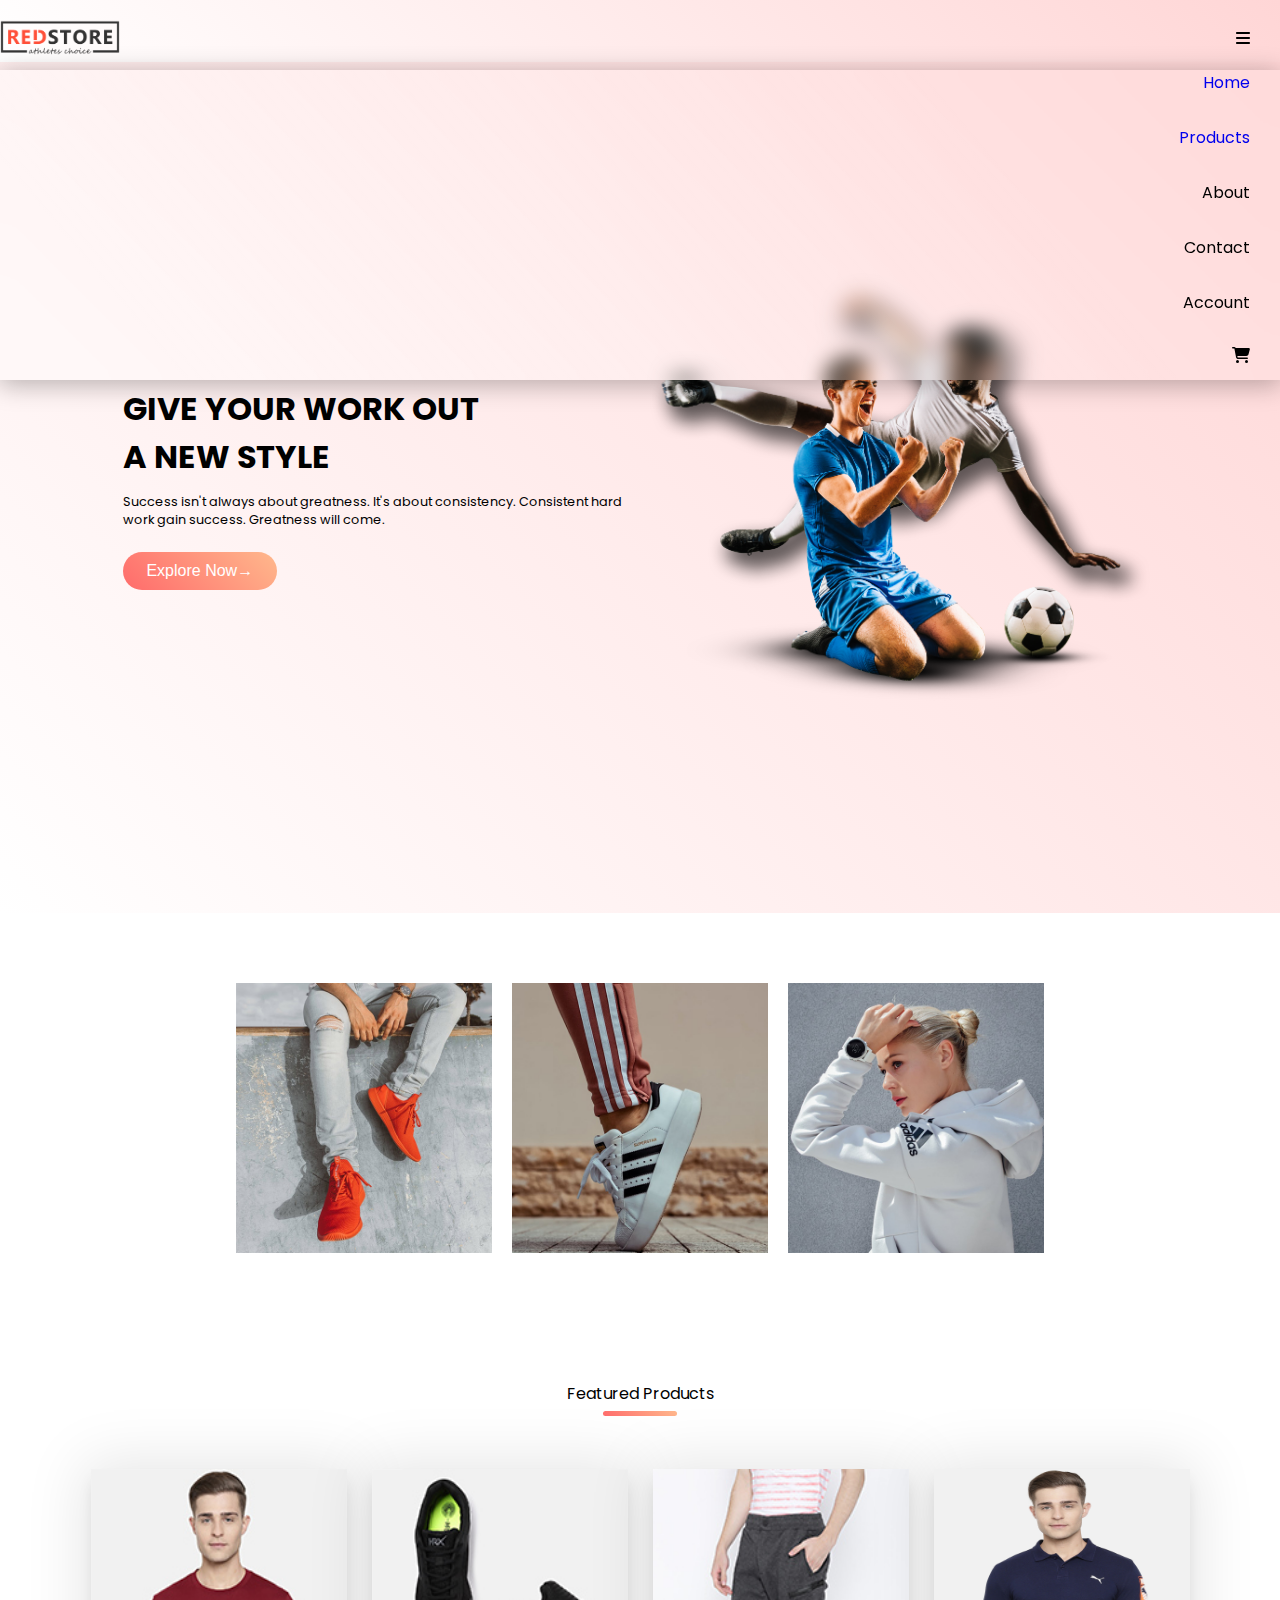
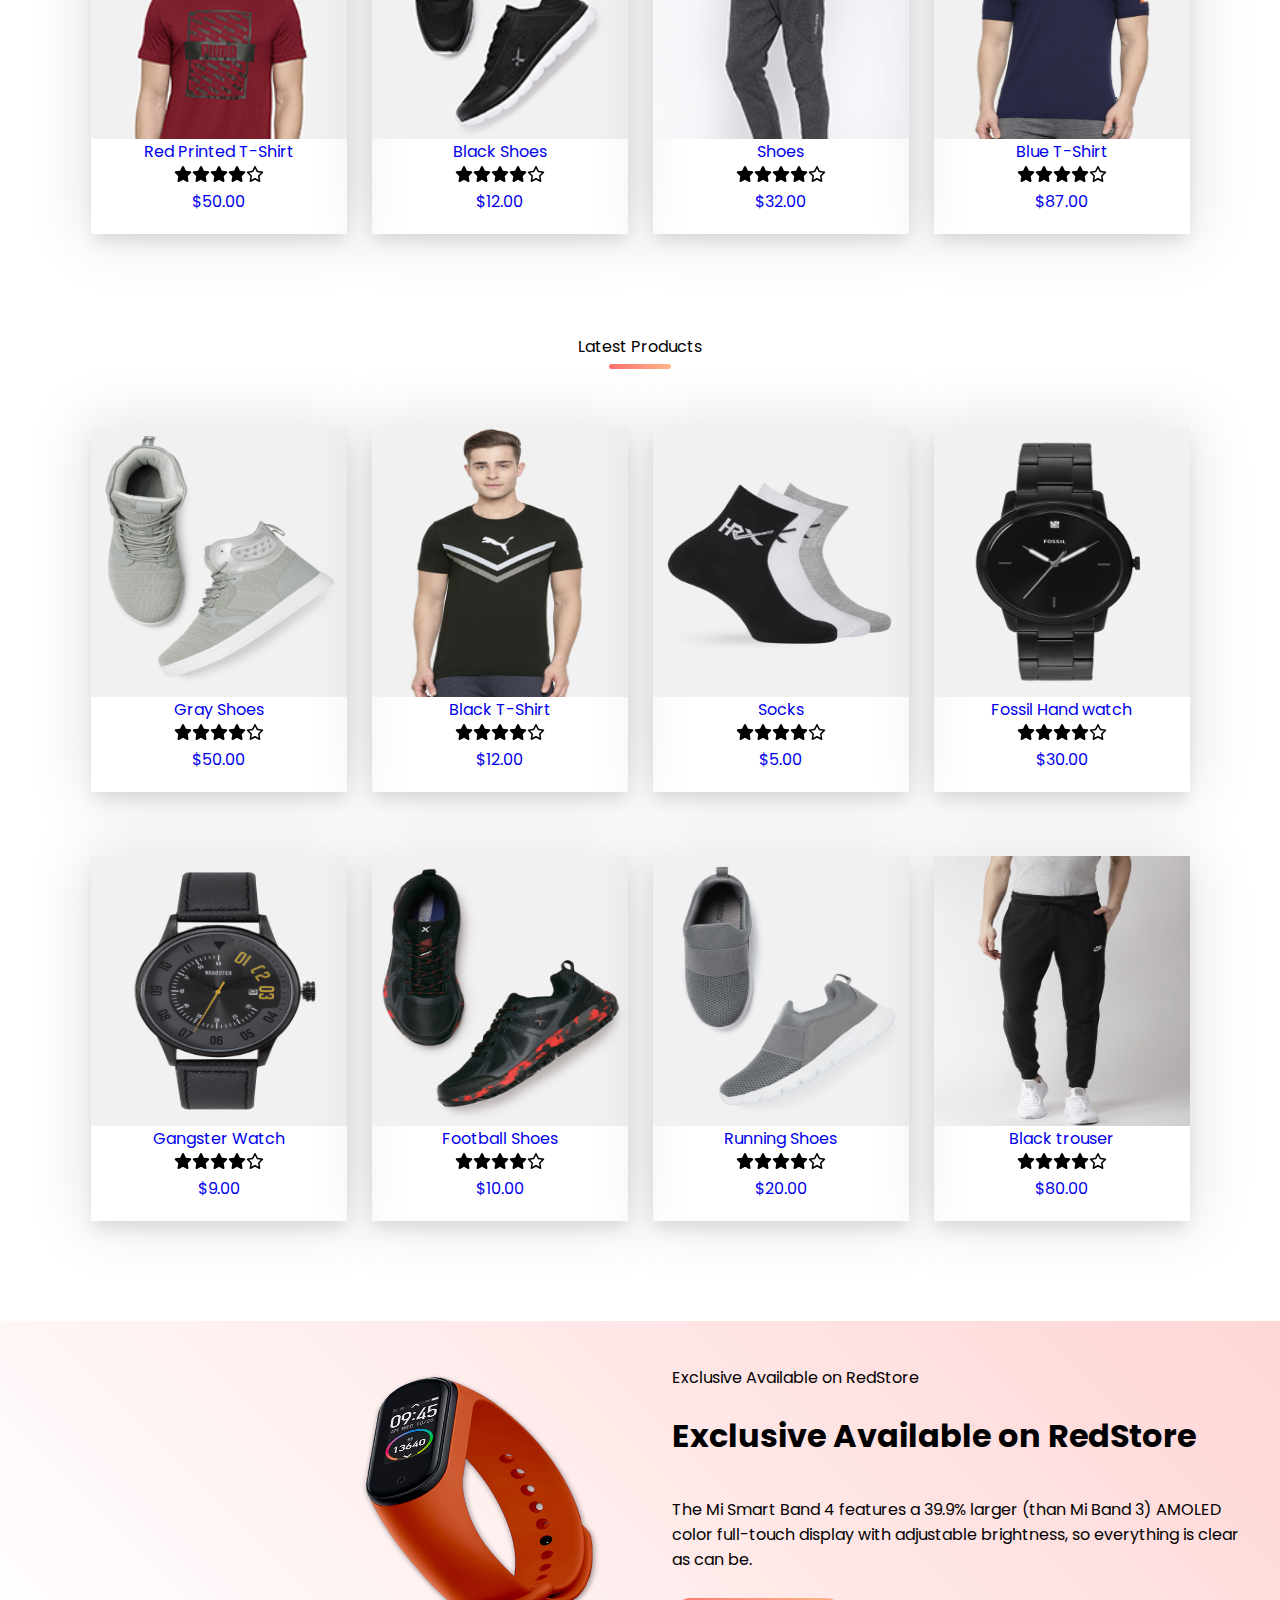
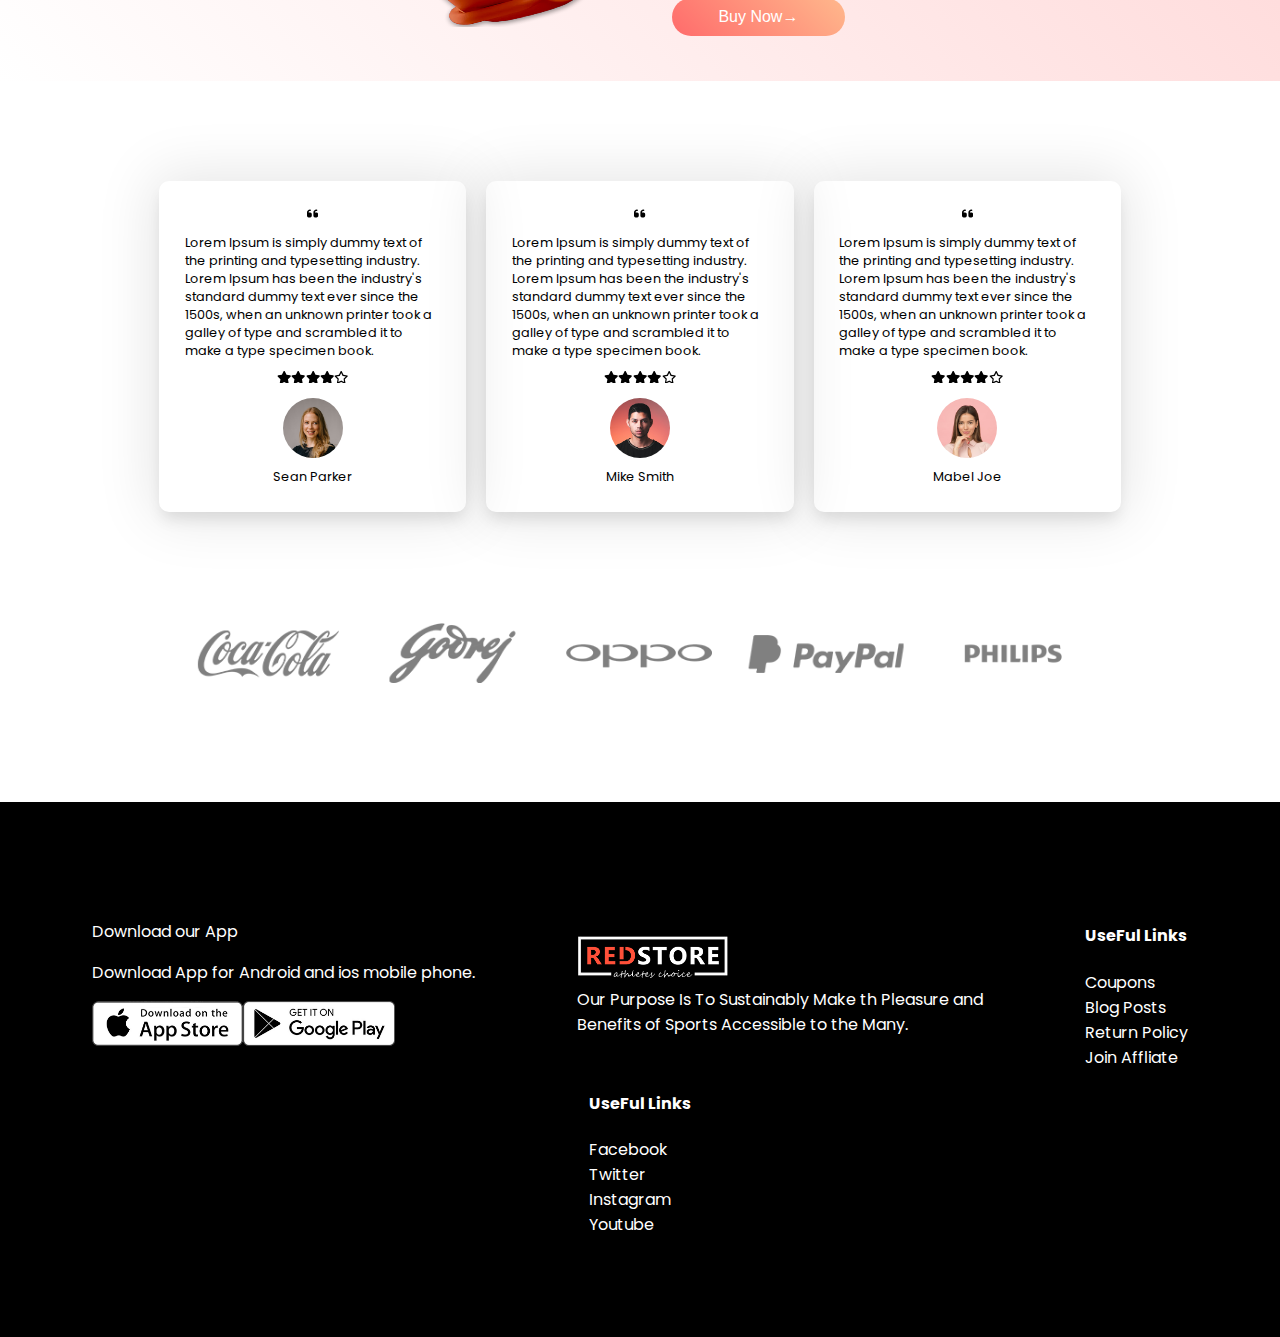
<file: Red_Store Clone/index.html>
<!DOCTYPE html>
<html lang="en">
<head>
    <meta charset="UTF-8">
    <meta name="viewport" content="width=device-width, initial-scale=1.0">
    <title>Red Store</title>
    <link rel="stylesheet" href="./style.css">
    <link href="https://fonts.googleapis.com/css2?family=Poppins&display=swap" rel="stylesheet">
    <!-- <link href="https://fonts.googleapis.com/css2?family=Poppins:wght@400;500&display=swap" rel="stylesheet"> -->
</head>
<body>
    <header class="navbar">
        <div ><img src="./img/logo.png" class="logo" /></div>
        <div class="nav_elements my_element ">
            <li>  <a href="index.html" >Home </a></li>
            <li> <a href="second.html" >Products</a></li>
            <li>About</li>
            <li>Contact</li>
            <li>Account</li>
            <li><svg xmlns="http://www.w3.org/2000/svg" height="1em" viewBox="0 0 576 512"><!--! Font Awesome Free 6.4.2 by @fontawesome - https://fontawesome.com License - https://fontawesome.com/license (Commercial License) Copyright 2023 Fonticons, Inc. --><path d="M0 24C0 10.7 10.7 0 24 0H69.5c22 0 41.5 12.8 50.6 32h411c26.3 0 45.5 25 38.6 50.4l-41 152.3c-8.5 31.4-37 53.3-69.5 53.3H170.7l5.4 28.5c2.2 11.3 12.1 19.5 23.6 19.5H488c13.3 0 24 10.7 24 24s-10.7 24-24 24H199.7c-34.6 0-64.3-24.6-70.7-58.5L77.4 54.5c-.7-3.8-4-6.5-7.9-6.5H24C10.7 48 0 37.3 0 24zM128 464a48 48 0 1 1 96 0 48 48 0 1 1 -96 0zm336-48a48 48 0 1 1 0 96 48 48 0 1 1 0-96z"/></svg></li>
        
        </div>
        <div class="bars hidden"><svg xmlns="http://www.w3.org/2000/svg" height="1em" viewBox="0 0 448 512"><!--! Font Awesome Free 6.4.2 by @fontawesome - https://fontawesome.com License - https://fontawesome.com/license (Commercial License) Copyright 2023 Fonticons, Inc. --><path d="M0 96C0 78.3 14.3 64 32 64H416c17.7 0 32 14.3 32 32s-14.3 32-32 32H32C14.3 128 0 113.7 0 96zM0 256c0-17.7 14.3-32 32-32H416c17.7 0 32 14.3 32 32s-14.3 32-32 32H32c-17.7 0-32-14.3-32-32zM448 416c0 17.7-14.3 32-32 32H32c-17.7 0-32-14.3-32-32s14.3-32 32-32H416c17.7 0 32 14.3 32 32z"/></svg></div>


    </header>
    <section class="firstsection">

        <div class="first_section_para_side">
            <div>
                <style>
                    @import url('https://fonts.googleapis.com/css2?family=Poppins:wght@400;500&display=swap');
                </style>
                    GIVE YOUR WORK OUT</div> A NEW STYLE
            <p>Success isn't always about greatness. It's about consistency. Consistent
                 hard work gain success. Greatness will come.</p>
            <button class="btn">Explore Now&rarr;</button>
         </div>

        <div class="first_section_img_side">
                <img src="./img/image1.png" class="first_section_img">
        </div>
       
    </section>

    <section class="second_section">
        <div class="card0">
            <img src="./img/category-1.jpg"/>
        </div>
        <div class="card0">
            <img src="./img/category-2.jpg"/>
        </div>
        <div class="card0">
            <img src="./img/category-3.jpg"/>
        </div>
    </section>

    <section class="third_section">
        <div class="parentofline">Featured Products
            <div class="line"></div>
        </div>
        <div class="third_section_images">
            <div class="card">
                <a href="second.html" class="card0">
                <img src="./img/buy-1.jpg"/>
                <div class="product_name trouser">Red Printed T-Shirt</div>
                <div><svg xmlns="http://www.w3.org/2000/svg" height="1em" viewBox="0 0 576 512"><!--! Font Awesome Free 6.4.2 by @fontawesome - https://fontawesome.com License - https://fontawesome.com/license (Commercial License) Copyright 2023 Fonticons, Inc. --><path d="M316.9 18C311.6 7 300.4 0 288.1 0s-23.4 7-28.8 18L195 150.3 51.4 171.5c-12 1.8-22 10.2-25.7 21.7s-.7 24.2 7.9 32.7L137.8 329 113.2 474.7c-2 12 3 24.2 12.9 31.3s23 8 33.8 2.3l128.3-68.5 128.3 68.5c10.8 5.7 23.9 4.9 33.8-2.3s14.9-19.3 12.9-31.3L438.5 329 542.7 225.9c8.6-8.5 11.7-21.2 7.9-32.7s-13.7-19.9-25.7-21.7L381.2 150.3 316.9 18z"/></svg><svg xmlns="http://www.w3.org/2000/svg" height="1em" viewBox="0 0 576 512"><!--! Font Awesome Free 6.4.2 by @fontawesome - https://fontawesome.com License - https://fontawesome.com/license (Commercial License) Copyright 2023 Fonticons, Inc. --><path d="M316.9 18C311.6 7 300.4 0 288.1 0s-23.4 7-28.8 18L195 150.3 51.4 171.5c-12 1.8-22 10.2-25.7 21.7s-.7 24.2 7.9 32.7L137.8 329 113.2 474.7c-2 12 3 24.2 12.9 31.3s23 8 33.8 2.3l128.3-68.5 128.3 68.5c10.8 5.7 23.9 4.9 33.8-2.3s14.9-19.3 12.9-31.3L438.5 329 542.7 225.9c8.6-8.5 11.7-21.2 7.9-32.7s-13.7-19.9-25.7-21.7L381.2 150.3 316.9 18z"/></svg><svg xmlns="http://www.w3.org/2000/svg" height="1em" viewBox="0 0 576 512"><!--! Font Awesome Free 6.4.2 by @fontawesome - https://fontawesome.com License - https://fontawesome.com/license (Commercial License) Copyright 2023 Fonticons, Inc. --><path d="M316.9 18C311.6 7 300.4 0 288.1 0s-23.4 7-28.8 18L195 150.3 51.4 171.5c-12 1.8-22 10.2-25.7 21.7s-.7 24.2 7.9 32.7L137.8 329 113.2 474.7c-2 12 3 24.2 12.9 31.3s23 8 33.8 2.3l128.3-68.5 128.3 68.5c10.8 5.7 23.9 4.9 33.8-2.3s14.9-19.3 12.9-31.3L438.5 329 542.7 225.9c8.6-8.5 11.7-21.2 7.9-32.7s-13.7-19.9-25.7-21.7L381.2 150.3 316.9 18z"/></svg><svg xmlns="http://www.w3.org/2000/svg" height="1em" viewBox="0 0 576 512"><!--! Font Awesome Free 6.4.2 by @fontawesome - https://fontawesome.com License - https://fontawesome.com/license (Commercial License) Copyright 2023 Fonticons, Inc. --><path d="M316.9 18C311.6 7 300.4 0 288.1 0s-23.4 7-28.8 18L195 150.3 51.4 171.5c-12 1.8-22 10.2-25.7 21.7s-.7 24.2 7.9 32.7L137.8 329 113.2 474.7c-2 12 3 24.2 12.9 31.3s23 8 33.8 2.3l128.3-68.5 128.3 68.5c10.8 5.7 23.9 4.9 33.8-2.3s14.9-19.3 12.9-31.3L438.5 329 542.7 225.9c8.6-8.5 11.7-21.2 7.9-32.7s-13.7-19.9-25.7-21.7L381.2 150.3 316.9 18z"/></svg><svg xmlns="http://www.w3.org/2000/svg" height="1em" viewBox="0 0 576 512"><!--! Font Awesome Free 6.4.2 by @fontawesome - https://fontawesome.com License - https://fontawesome.com/license (Commercial License) Copyright 2023 Fonticons, Inc. --><path d="M287.9 0c9.2 0 17.6 5.2 21.6 13.5l68.6 141.3 153.2 22.6c9 1.3 16.5 7.6 19.3 16.3s.5 18.1-5.9 24.5L433.6 328.4l26.2 155.6c1.5 9-2.2 18.1-9.6 23.5s-17.3 6-25.3 1.7l-137-73.2L151 509.1c-8.1 4.3-17.9 3.7-25.3-1.7s-11.2-14.5-9.7-23.5l26.2-155.6L31.1 218.2c-6.5-6.4-8.7-15.9-5.9-24.5s10.3-14.9 19.3-16.3l153.2-22.6L266.3 13.5C270.4 5.2 278.7 0 287.9 0zm0 79L235.4 187.2c-3.5 7.1-10.2 12.1-18.1 13.3L99 217.9 184.9 303c5.5 5.5 8.1 13.3 6.8 21L171.4 443.7l105.2-56.2c7.1-3.8 15.6-3.8 22.6 0l105.2 56.2L384.2 324.1c-1.3-7.7 1.2-15.5 6.8-21l85.9-85.1L358.6 200.5c-7.8-1.2-14.6-6.1-18.1-13.3L287.9 79z"/></svg></div>
                <div class="id">$50.00</div>
                </a>
            </div>  
            <div class="card">
                <a href="second.html" class="card0">
                <img src="./img/buy-2.jpg"/>
                <div class="product_name trouser">Black Shoes</div>
                <div><svg xmlns="http://www.w3.org/2000/svg" height="1em" viewBox="0 0 576 512"><!--! Font Awesome Free 6.4.2 by @fontawesome - https://fontawesome.com License - https://fontawesome.com/license (Commercial License) Copyright 2023 Fonticons, Inc. --><path d="M316.9 18C311.6 7 300.4 0 288.1 0s-23.4 7-28.8 18L195 150.3 51.4 171.5c-12 1.8-22 10.2-25.7 21.7s-.7 24.2 7.9 32.7L137.8 329 113.2 474.7c-2 12 3 24.2 12.9 31.3s23 8 33.8 2.3l128.3-68.5 128.3 68.5c10.8 5.7 23.9 4.9 33.8-2.3s14.9-19.3 12.9-31.3L438.5 329 542.7 225.9c8.6-8.5 11.7-21.2 7.9-32.7s-13.7-19.9-25.7-21.7L381.2 150.3 316.9 18z"/></svg><svg xmlns="http://www.w3.org/2000/svg" height="1em" viewBox="0 0 576 512"><!--! Font Awesome Free 6.4.2 by @fontawesome - https://fontawesome.com License - https://fontawesome.com/license (Commercial License) Copyright 2023 Fonticons, Inc. --><path d="M316.9 18C311.6 7 300.4 0 288.1 0s-23.4 7-28.8 18L195 150.3 51.4 171.5c-12 1.8-22 10.2-25.7 21.7s-.7 24.2 7.9 32.7L137.8 329 113.2 474.7c-2 12 3 24.2 12.9 31.3s23 8 33.8 2.3l128.3-68.5 128.3 68.5c10.8 5.7 23.9 4.9 33.8-2.3s14.9-19.3 12.9-31.3L438.5 329 542.7 225.9c8.6-8.5 11.7-21.2 7.9-32.7s-13.7-19.9-25.7-21.7L381.2 150.3 316.9 18z"/></svg><svg xmlns="http://www.w3.org/2000/svg" height="1em" viewBox="0 0 576 512"><!--! Font Awesome Free 6.4.2 by @fontawesome - https://fontawesome.com License - https://fontawesome.com/license (Commercial License) Copyright 2023 Fonticons, Inc. --><path d="M316.9 18C311.6 7 300.4 0 288.1 0s-23.4 7-28.8 18L195 150.3 51.4 171.5c-12 1.8-22 10.2-25.7 21.7s-.7 24.2 7.9 32.7L137.8 329 113.2 474.7c-2 12 3 24.2 12.9 31.3s23 8 33.8 2.3l128.3-68.5 128.3 68.5c10.8 5.7 23.9 4.9 33.8-2.3s14.9-19.3 12.9-31.3L438.5 329 542.7 225.9c8.6-8.5 11.7-21.2 7.9-32.7s-13.7-19.9-25.7-21.7L381.2 150.3 316.9 18z"/></svg><svg xmlns="http://www.w3.org/2000/svg" height="1em" viewBox="0 0 576 512"><!--! Font Awesome Free 6.4.2 by @fontawesome - https://fontawesome.com License - https://fontawesome.com/license (Commercial License) Copyright 2023 Fonticons, Inc. --><path d="M316.9 18C311.6 7 300.4 0 288.1 0s-23.4 7-28.8 18L195 150.3 51.4 171.5c-12 1.8-22 10.2-25.7 21.7s-.7 24.2 7.9 32.7L137.8 329 113.2 474.7c-2 12 3 24.2 12.9 31.3s23 8 33.8 2.3l128.3-68.5 128.3 68.5c10.8 5.7 23.9 4.9 33.8-2.3s14.9-19.3 12.9-31.3L438.5 329 542.7 225.9c8.6-8.5 11.7-21.2 7.9-32.7s-13.7-19.9-25.7-21.7L381.2 150.3 316.9 18z"/></svg><svg xmlns="http://www.w3.org/2000/svg" height="1em" viewBox="0 0 576 512"><!--! Font Awesome Free 6.4.2 by @fontawesome - https://fontawesome.com License - https://fontawesome.com/license (Commercial License) Copyright 2023 Fonticons, Inc. --><path d="M287.9 0c9.2 0 17.6 5.2 21.6 13.5l68.6 141.3 153.2 22.6c9 1.3 16.5 7.6 19.3 16.3s.5 18.1-5.9 24.5L433.6 328.4l26.2 155.6c1.5 9-2.2 18.1-9.6 23.5s-17.3 6-25.3 1.7l-137-73.2L151 509.1c-8.1 4.3-17.9 3.7-25.3-1.7s-11.2-14.5-9.7-23.5l26.2-155.6L31.1 218.2c-6.5-6.4-8.7-15.9-5.9-24.5s10.3-14.9 19.3-16.3l153.2-22.6L266.3 13.5C270.4 5.2 278.7 0 287.9 0zm0 79L235.4 187.2c-3.5 7.1-10.2 12.1-18.1 13.3L99 217.9 184.9 303c5.5 5.5 8.1 13.3 6.8 21L171.4 443.7l105.2-56.2c7.1-3.8 15.6-3.8 22.6 0l105.2 56.2L384.2 324.1c-1.3-7.7 1.2-15.5 6.8-21l85.9-85.1L358.6 200.5c-7.8-1.2-14.6-6.1-18.1-13.3L287.9 79z"/></svg></div>
                <div class="id">$12.00</div>
                </a>
            </div>
            <div class="card">
                <a href="second.html" class="card0">
                <img src="./img/buy-3.jpg"/>
                <div class="product_name trouser">Shoes</div>
                <div><svg xmlns="http://www.w3.org/2000/svg" height="1em" viewBox="0 0 576 512"><!--! Font Awesome Free 6.4.2 by @fontawesome - https://fontawesome.com License - https://fontawesome.com/license (Commercial License) Copyright 2023 Fonticons, Inc. --><path d="M316.9 18C311.6 7 300.4 0 288.1 0s-23.4 7-28.8 18L195 150.3 51.4 171.5c-12 1.8-22 10.2-25.7 21.7s-.7 24.2 7.9 32.7L137.8 329 113.2 474.7c-2 12 3 24.2 12.9 31.3s23 8 33.8 2.3l128.3-68.5 128.3 68.5c10.8 5.7 23.9 4.9 33.8-2.3s14.9-19.3 12.9-31.3L438.5 329 542.7 225.9c8.6-8.5 11.7-21.2 7.9-32.7s-13.7-19.9-25.7-21.7L381.2 150.3 316.9 18z"/></svg><svg xmlns="http://www.w3.org/2000/svg" height="1em" viewBox="0 0 576 512"><!--! Font Awesome Free 6.4.2 by @fontawesome - https://fontawesome.com License - https://fontawesome.com/license (Commercial License) Copyright 2023 Fonticons, Inc. --><path d="M316.9 18C311.6 7 300.4 0 288.1 0s-23.4 7-28.8 18L195 150.3 51.4 171.5c-12 1.8-22 10.2-25.7 21.7s-.7 24.2 7.9 32.7L137.8 329 113.2 474.7c-2 12 3 24.2 12.9 31.3s23 8 33.8 2.3l128.3-68.5 128.3 68.5c10.8 5.7 23.9 4.9 33.8-2.3s14.9-19.3 12.9-31.3L438.5 329 542.7 225.9c8.6-8.5 11.7-21.2 7.9-32.7s-13.7-19.9-25.7-21.7L381.2 150.3 316.9 18z"/></svg><svg xmlns="http://www.w3.org/2000/svg" height="1em" viewBox="0 0 576 512"><!--! Font Awesome Free 6.4.2 by @fontawesome - https://fontawesome.com License - https://fontawesome.com/license (Commercial License) Copyright 2023 Fonticons, Inc. --><path d="M316.9 18C311.6 7 300.4 0 288.1 0s-23.4 7-28.8 18L195 150.3 51.4 171.5c-12 1.8-22 10.2-25.7 21.7s-.7 24.2 7.9 32.7L137.8 329 113.2 474.7c-2 12 3 24.2 12.9 31.3s23 8 33.8 2.3l128.3-68.5 128.3 68.5c10.8 5.7 23.9 4.9 33.8-2.3s14.9-19.3 12.9-31.3L438.5 329 542.7 225.9c8.6-8.5 11.7-21.2 7.9-32.7s-13.7-19.9-25.7-21.7L381.2 150.3 316.9 18z"/></svg><svg xmlns="http://www.w3.org/2000/svg" height="1em" viewBox="0 0 576 512"><!--! Font Awesome Free 6.4.2 by @fontawesome - https://fontawesome.com License - https://fontawesome.com/license (Commercial License) Copyright 2023 Fonticons, Inc. --><path d="M316.9 18C311.6 7 300.4 0 288.1 0s-23.4 7-28.8 18L195 150.3 51.4 171.5c-12 1.8-22 10.2-25.7 21.7s-.7 24.2 7.9 32.7L137.8 329 113.2 474.7c-2 12 3 24.2 12.9 31.3s23 8 33.8 2.3l128.3-68.5 128.3 68.5c10.8 5.7 23.9 4.9 33.8-2.3s14.9-19.3 12.9-31.3L438.5 329 542.7 225.9c8.6-8.5 11.7-21.2 7.9-32.7s-13.7-19.9-25.7-21.7L381.2 150.3 316.9 18z"/></svg><svg xmlns="http://www.w3.org/2000/svg" height="1em" viewBox="0 0 576 512"><!--! Font Awesome Free 6.4.2 by @fontawesome - https://fontawesome.com License - https://fontawesome.com/license (Commercial License) Copyright 2023 Fonticons, Inc. --><path d="M287.9 0c9.2 0 17.6 5.2 21.6 13.5l68.6 141.3 153.2 22.6c9 1.3 16.5 7.6 19.3 16.3s.5 18.1-5.9 24.5L433.6 328.4l26.2 155.6c1.5 9-2.2 18.1-9.6 23.5s-17.3 6-25.3 1.7l-137-73.2L151 509.1c-8.1 4.3-17.9 3.7-25.3-1.7s-11.2-14.5-9.7-23.5l26.2-155.6L31.1 218.2c-6.5-6.4-8.7-15.9-5.9-24.5s10.3-14.9 19.3-16.3l153.2-22.6L266.3 13.5C270.4 5.2 278.7 0 287.9 0zm0 79L235.4 187.2c-3.5 7.1-10.2 12.1-18.1 13.3L99 217.9 184.9 303c5.5 5.5 8.1 13.3 6.8 21L171.4 443.7l105.2-56.2c7.1-3.8 15.6-3.8 22.6 0l105.2 56.2L384.2 324.1c-1.3-7.7 1.2-15.5 6.8-21l85.9-85.1L358.6 200.5c-7.8-1.2-14.6-6.1-18.1-13.3L287.9 79z"/></svg></div>
                <div class="id">$32.00</div>
                </a>
            </div>
            <div class="card">
                <a href="second.html" class="card0">
                <img src="./img/product-4.jpg"/>
                <div class="product_name trouser">Blue T-Shirt</div>
                <div><svg xmlns="http://www.w3.org/2000/svg" height="1em" viewBox="0 0 576 512"><!--! Font Awesome Free 6.4.2 by @fontawesome - https://fontawesome.com License - https://fontawesome.com/license (Commercial License) Copyright 2023 Fonticons, Inc. --><path d="M316.9 18C311.6 7 300.4 0 288.1 0s-23.4 7-28.8 18L195 150.3 51.4 171.5c-12 1.8-22 10.2-25.7 21.7s-.7 24.2 7.9 32.7L137.8 329 113.2 474.7c-2 12 3 24.2 12.9 31.3s23 8 33.8 2.3l128.3-68.5 128.3 68.5c10.8 5.7 23.9 4.9 33.8-2.3s14.9-19.3 12.9-31.3L438.5 329 542.7 225.9c8.6-8.5 11.7-21.2 7.9-32.7s-13.7-19.9-25.7-21.7L381.2 150.3 316.9 18z"/></svg><svg xmlns="http://www.w3.org/2000/svg" height="1em" viewBox="0 0 576 512"><!--! Font Awesome Free 6.4.2 by @fontawesome - https://fontawesome.com License - https://fontawesome.com/license (Commercial License) Copyright 2023 Fonticons, Inc. --><path d="M316.9 18C311.6 7 300.4 0 288.1 0s-23.4 7-28.8 18L195 150.3 51.4 171.5c-12 1.8-22 10.2-25.7 21.7s-.7 24.2 7.9 32.7L137.8 329 113.2 474.7c-2 12 3 24.2 12.9 31.3s23 8 33.8 2.3l128.3-68.5 128.3 68.5c10.8 5.7 23.9 4.9 33.8-2.3s14.9-19.3 12.9-31.3L438.5 329 542.7 225.9c8.6-8.5 11.7-21.2 7.9-32.7s-13.7-19.9-25.7-21.7L381.2 150.3 316.9 18z"/></svg><svg xmlns="http://www.w3.org/2000/svg" height="1em" viewBox="0 0 576 512"><!--! Font Awesome Free 6.4.2 by @fontawesome - https://fontawesome.com License - https://fontawesome.com/license (Commercial License) Copyright 2023 Fonticons, Inc. --><path d="M316.9 18C311.6 7 300.4 0 288.1 0s-23.4 7-28.8 18L195 150.3 51.4 171.5c-12 1.8-22 10.2-25.7 21.7s-.7 24.2 7.9 32.7L137.8 329 113.2 474.7c-2 12 3 24.2 12.9 31.3s23 8 33.8 2.3l128.3-68.5 128.3 68.5c10.8 5.7 23.9 4.9 33.8-2.3s14.9-19.3 12.9-31.3L438.5 329 542.7 225.9c8.6-8.5 11.7-21.2 7.9-32.7s-13.7-19.9-25.7-21.7L381.2 150.3 316.9 18z"/></svg><svg xmlns="http://www.w3.org/2000/svg" height="1em" viewBox="0 0 576 512"><!--! Font Awesome Free 6.4.2 by @fontawesome - https://fontawesome.com License - https://fontawesome.com/license (Commercial License) Copyright 2023 Fonticons, Inc. --><path d="M316.9 18C311.6 7 300.4 0 288.1 0s-23.4 7-28.8 18L195 150.3 51.4 171.5c-12 1.8-22 10.2-25.7 21.7s-.7 24.2 7.9 32.7L137.8 329 113.2 474.7c-2 12 3 24.2 12.9 31.3s23 8 33.8 2.3l128.3-68.5 128.3 68.5c10.8 5.7 23.9 4.9 33.8-2.3s14.9-19.3 12.9-31.3L438.5 329 542.7 225.9c8.6-8.5 11.7-21.2 7.9-32.7s-13.7-19.9-25.7-21.7L381.2 150.3 316.9 18z"/></svg><svg xmlns="http://www.w3.org/2000/svg" height="1em" viewBox="0 0 576 512"><!--! Font Awesome Free 6.4.2 by @fontawesome - https://fontawesome.com License - https://fontawesome.com/license (Commercial License) Copyright 2023 Fonticons, Inc. --><path d="M287.9 0c9.2 0 17.6 5.2 21.6 13.5l68.6 141.3 153.2 22.6c9 1.3 16.5 7.6 19.3 16.3s.5 18.1-5.9 24.5L433.6 328.4l26.2 155.6c1.5 9-2.2 18.1-9.6 23.5s-17.3 6-25.3 1.7l-137-73.2L151 509.1c-8.1 4.3-17.9 3.7-25.3-1.7s-11.2-14.5-9.7-23.5l26.2-155.6L31.1 218.2c-6.5-6.4-8.7-15.9-5.9-24.5s10.3-14.9 19.3-16.3l153.2-22.6L266.3 13.5C270.4 5.2 278.7 0 287.9 0zm0 79L235.4 187.2c-3.5 7.1-10.2 12.1-18.1 13.3L99 217.9 184.9 303c5.5 5.5 8.1 13.3 6.8 21L171.4 443.7l105.2-56.2c7.1-3.8 15.6-3.8 22.6 0l105.2 56.2L384.2 324.1c-1.3-7.7 1.2-15.5 6.8-21l85.9-85.1L358.6 200.5c-7.8-1.2-14.6-6.1-18.1-13.3L287.9 79z"/></svg></div>
                <div class="id">$87.00</div>
                </a>
            </div>
        </div>
       
    </section>


    <section class="fourth_section">
        <div class="parentofline">Latest Products
            <div class="line"></div>
        </div>
        <div class="fourth_section_images">
            <div class="card" >
                <a href="second.html" class="card0">
                    <img src="./img/product-5.jpg"/>
                    <div class="product_name trouser">Gray Shoes</div>
                    <div><svg xmlns="http://www.w3.org/2000/svg" height="1em" viewBox="0 0 576 512"><!--! Font Awesome Free 6.4.2 by @fontawesome - https://fontawesome.com License - https://fontawesome.com/license (Commercial License) Copyright 2023 Fonticons, Inc. --><path d="M316.9 18C311.6 7 300.4 0 288.1 0s-23.4 7-28.8 18L195 150.3 51.4 171.5c-12 1.8-22 10.2-25.7 21.7s-.7 24.2 7.9 32.7L137.8 329 113.2 474.7c-2 12 3 24.2 12.9 31.3s23 8 33.8 2.3l128.3-68.5 128.3 68.5c10.8 5.7 23.9 4.9 33.8-2.3s14.9-19.3 12.9-31.3L438.5 329 542.7 225.9c8.6-8.5 11.7-21.2 7.9-32.7s-13.7-19.9-25.7-21.7L381.2 150.3 316.9 18z"/></svg><svg xmlns="http://www.w3.org/2000/svg" height="1em" viewBox="0 0 576 512"><!--! Font Awesome Free 6.4.2 by @fontawesome - https://fontawesome.com License - https://fontawesome.com/license (Commercial License) Copyright 2023 Fonticons, Inc. --><path d="M316.9 18C311.6 7 300.4 0 288.1 0s-23.4 7-28.8 18L195 150.3 51.4 171.5c-12 1.8-22 10.2-25.7 21.7s-.7 24.2 7.9 32.7L137.8 329 113.2 474.7c-2 12 3 24.2 12.9 31.3s23 8 33.8 2.3l128.3-68.5 128.3 68.5c10.8 5.7 23.9 4.9 33.8-2.3s14.9-19.3 12.9-31.3L438.5 329 542.7 225.9c8.6-8.5 11.7-21.2 7.9-32.7s-13.7-19.9-25.7-21.7L381.2 150.3 316.9 18z"/></svg><svg xmlns="http://www.w3.org/2000/svg" height="1em" viewBox="0 0 576 512"><!--! Font Awesome Free 6.4.2 by @fontawesome - https://fontawesome.com License - https://fontawesome.com/license (Commercial License) Copyright 2023 Fonticons, Inc. --><path d="M316.9 18C311.6 7 300.4 0 288.1 0s-23.4 7-28.8 18L195 150.3 51.4 171.5c-12 1.8-22 10.2-25.7 21.7s-.7 24.2 7.9 32.7L137.8 329 113.2 474.7c-2 12 3 24.2 12.9 31.3s23 8 33.8 2.3l128.3-68.5 128.3 68.5c10.8 5.7 23.9 4.9 33.8-2.3s14.9-19.3 12.9-31.3L438.5 329 542.7 225.9c8.6-8.5 11.7-21.2 7.9-32.7s-13.7-19.9-25.7-21.7L381.2 150.3 316.9 18z"/></svg><svg xmlns="http://www.w3.org/2000/svg" height="1em" viewBox="0 0 576 512"><!--! Font Awesome Free 6.4.2 by @fontawesome - https://fontawesome.com License - https://fontawesome.com/license (Commercial License) Copyright 2023 Fonticons, Inc. --><path d="M316.9 18C311.6 7 300.4 0 288.1 0s-23.4 7-28.8 18L195 150.3 51.4 171.5c-12 1.8-22 10.2-25.7 21.7s-.7 24.2 7.9 32.7L137.8 329 113.2 474.7c-2 12 3 24.2 12.9 31.3s23 8 33.8 2.3l128.3-68.5 128.3 68.5c10.8 5.7 23.9 4.9 33.8-2.3s14.9-19.3 12.9-31.3L438.5 329 542.7 225.9c8.6-8.5 11.7-21.2 7.9-32.7s-13.7-19.9-25.7-21.7L381.2 150.3 316.9 18z"/></svg><svg xmlns="http://www.w3.org/2000/svg" height="1em" viewBox="0 0 576 512"><!--! Font Awesome Free 6.4.2 by @fontawesome - https://fontawesome.com License - https://fontawesome.com/license (Commercial License) Copyright 2023 Fonticons, Inc. --><path d="M287.9 0c9.2 0 17.6 5.2 21.6 13.5l68.6 141.3 153.2 22.6c9 1.3 16.5 7.6 19.3 16.3s.5 18.1-5.9 24.5L433.6 328.4l26.2 155.6c1.5 9-2.2 18.1-9.6 23.5s-17.3 6-25.3 1.7l-137-73.2L151 509.1c-8.1 4.3-17.9 3.7-25.3-1.7s-11.2-14.5-9.7-23.5l26.2-155.6L31.1 218.2c-6.5-6.4-8.7-15.9-5.9-24.5s10.3-14.9 19.3-16.3l153.2-22.6L266.3 13.5C270.4 5.2 278.7 0 287.9 0zm0 79L235.4 187.2c-3.5 7.1-10.2 12.1-18.1 13.3L99 217.9 184.9 303c5.5 5.5 8.1 13.3 6.8 21L171.4 443.7l105.2-56.2c7.1-3.8 15.6-3.8 22.6 0l105.2 56.2L384.2 324.1c-1.3-7.7 1.2-15.5 6.8-21l85.9-85.1L358.6 200.5c-7.8-1.2-14.6-6.1-18.1-13.3L287.9 79z"/></svg></div>
                    <div class="id">$50.00</div>
                </a>
            </div>  

            <div class="card">
                <a href="second.html" class="card0">
                    <img src="./img/product-6.jpg"/>
                    <div class="product_name trouser">Black T-Shirt</div>
                    <div><svg xmlns="http://www.w3.org/2000/svg" height="1em" viewBox="0 0 576 512"><!--! Font Awesome Free 6.4.2 by @fontawesome - https://fontawesome.com License - https://fontawesome.com/license (Commercial License) Copyright 2023 Fonticons, Inc. --><path d="M316.9 18C311.6 7 300.4 0 288.1 0s-23.4 7-28.8 18L195 150.3 51.4 171.5c-12 1.8-22 10.2-25.7 21.7s-.7 24.2 7.9 32.7L137.8 329 113.2 474.7c-2 12 3 24.2 12.9 31.3s23 8 33.8 2.3l128.3-68.5 128.3 68.5c10.8 5.7 23.9 4.9 33.8-2.3s14.9-19.3 12.9-31.3L438.5 329 542.7 225.9c8.6-8.5 11.7-21.2 7.9-32.7s-13.7-19.9-25.7-21.7L381.2 150.3 316.9 18z"/></svg><svg xmlns="http://www.w3.org/2000/svg" height="1em" viewBox="0 0 576 512"><!--! Font Awesome Free 6.4.2 by @fontawesome - https://fontawesome.com License - https://fontawesome.com/license (Commercial License) Copyright 2023 Fonticons, Inc. --><path d="M316.9 18C311.6 7 300.4 0 288.1 0s-23.4 7-28.8 18L195 150.3 51.4 171.5c-12 1.8-22 10.2-25.7 21.7s-.7 24.2 7.9 32.7L137.8 329 113.2 474.7c-2 12 3 24.2 12.9 31.3s23 8 33.8 2.3l128.3-68.5 128.3 68.5c10.8 5.7 23.9 4.9 33.8-2.3s14.9-19.3 12.9-31.3L438.5 329 542.7 225.9c8.6-8.5 11.7-21.2 7.9-32.7s-13.7-19.9-25.7-21.7L381.2 150.3 316.9 18z"/></svg><svg xmlns="http://www.w3.org/2000/svg" height="1em" viewBox="0 0 576 512"><!--! Font Awesome Free 6.4.2 by @fontawesome - https://fontawesome.com License - https://fontawesome.com/license (Commercial License) Copyright 2023 Fonticons, Inc. --><path d="M316.9 18C311.6 7 300.4 0 288.1 0s-23.4 7-28.8 18L195 150.3 51.4 171.5c-12 1.8-22 10.2-25.7 21.7s-.7 24.2 7.9 32.7L137.8 329 113.2 474.7c-2 12 3 24.2 12.9 31.3s23 8 33.8 2.3l128.3-68.5 128.3 68.5c10.8 5.7 23.9 4.9 33.8-2.3s14.9-19.3 12.9-31.3L438.5 329 542.7 225.9c8.6-8.5 11.7-21.2 7.9-32.7s-13.7-19.9-25.7-21.7L381.2 150.3 316.9 18z"/></svg><svg xmlns="http://www.w3.org/2000/svg" height="1em" viewBox="0 0 576 512"><!--! Font Awesome Free 6.4.2 by @fontawesome - https://fontawesome.com License - https://fontawesome.com/license (Commercial License) Copyright 2023 Fonticons, Inc. --><path d="M316.9 18C311.6 7 300.4 0 288.1 0s-23.4 7-28.8 18L195 150.3 51.4 171.5c-12 1.8-22 10.2-25.7 21.7s-.7 24.2 7.9 32.7L137.8 329 113.2 474.7c-2 12 3 24.2 12.9 31.3s23 8 33.8 2.3l128.3-68.5 128.3 68.5c10.8 5.7 23.9 4.9 33.8-2.3s14.9-19.3 12.9-31.3L438.5 329 542.7 225.9c8.6-8.5 11.7-21.2 7.9-32.7s-13.7-19.9-25.7-21.7L381.2 150.3 316.9 18z"/></svg><svg xmlns="http://www.w3.org/2000/svg" height="1em" viewBox="0 0 576 512"><!--! Font Awesome Free 6.4.2 by @fontawesome - https://fontawesome.com License - https://fontawesome.com/license (Commercial License) Copyright 2023 Fonticons, Inc. --><path d="M287.9 0c9.2 0 17.6 5.2 21.6 13.5l68.6 141.3 153.2 22.6c9 1.3 16.5 7.6 19.3 16.3s.5 18.1-5.9 24.5L433.6 328.4l26.2 155.6c1.5 9-2.2 18.1-9.6 23.5s-17.3 6-25.3 1.7l-137-73.2L151 509.1c-8.1 4.3-17.9 3.7-25.3-1.7s-11.2-14.5-9.7-23.5l26.2-155.6L31.1 218.2c-6.5-6.4-8.7-15.9-5.9-24.5s10.3-14.9 19.3-16.3l153.2-22.6L266.3 13.5C270.4 5.2 278.7 0 287.9 0zm0 79L235.4 187.2c-3.5 7.1-10.2 12.1-18.1 13.3L99 217.9 184.9 303c5.5 5.5 8.1 13.3 6.8 21L171.4 443.7l105.2-56.2c7.1-3.8 15.6-3.8 22.6 0l105.2 56.2L384.2 324.1c-1.3-7.7 1.2-15.5 6.8-21l85.9-85.1L358.6 200.5c-7.8-1.2-14.6-6.1-18.1-13.3L287.9 79z"/></svg></div>
                    <div class="id">$12.00</div>
                </a>
            </div>

            <div class="card">
                <a href="second.html" class="card0">
                <img src="./img/product-7.jpg"/>
                <div class="product_name trouser">Socks</div>
                <div><svg xmlns="http://www.w3.org/2000/svg" height="1em" viewBox="0 0 576 512"><!--! Font Awesome Free 6.4.2 by @fontawesome - https://fontawesome.com License - https://fontawesome.com/license (Commercial License) Copyright 2023 Fonticons, Inc. --><path d="M316.9 18C311.6 7 300.4 0 288.1 0s-23.4 7-28.8 18L195 150.3 51.4 171.5c-12 1.8-22 10.2-25.7 21.7s-.7 24.2 7.9 32.7L137.8 329 113.2 474.7c-2 12 3 24.2 12.9 31.3s23 8 33.8 2.3l128.3-68.5 128.3 68.5c10.8 5.7 23.9 4.9 33.8-2.3s14.9-19.3 12.9-31.3L438.5 329 542.7 225.9c8.6-8.5 11.7-21.2 7.9-32.7s-13.7-19.9-25.7-21.7L381.2 150.3 316.9 18z"/></svg><svg xmlns="http://www.w3.org/2000/svg" height="1em" viewBox="0 0 576 512"><!--! Font Awesome Free 6.4.2 by @fontawesome - https://fontawesome.com License - https://fontawesome.com/license (Commercial License) Copyright 2023 Fonticons, Inc. --><path d="M316.9 18C311.6 7 300.4 0 288.1 0s-23.4 7-28.8 18L195 150.3 51.4 171.5c-12 1.8-22 10.2-25.7 21.7s-.7 24.2 7.9 32.7L137.8 329 113.2 474.7c-2 12 3 24.2 12.9 31.3s23 8 33.8 2.3l128.3-68.5 128.3 68.5c10.8 5.7 23.9 4.9 33.8-2.3s14.9-19.3 12.9-31.3L438.5 329 542.7 225.9c8.6-8.5 11.7-21.2 7.9-32.7s-13.7-19.9-25.7-21.7L381.2 150.3 316.9 18z"/></svg><svg xmlns="http://www.w3.org/2000/svg" height="1em" viewBox="0 0 576 512"><!--! Font Awesome Free 6.4.2 by @fontawesome - https://fontawesome.com License - https://fontawesome.com/license (Commercial License) Copyright 2023 Fonticons, Inc. --><path d="M316.9 18C311.6 7 300.4 0 288.1 0s-23.4 7-28.8 18L195 150.3 51.4 171.5c-12 1.8-22 10.2-25.7 21.7s-.7 24.2 7.9 32.7L137.8 329 113.2 474.7c-2 12 3 24.2 12.9 31.3s23 8 33.8 2.3l128.3-68.5 128.3 68.5c10.8 5.7 23.9 4.9 33.8-2.3s14.9-19.3 12.9-31.3L438.5 329 542.7 225.9c8.6-8.5 11.7-21.2 7.9-32.7s-13.7-19.9-25.7-21.7L381.2 150.3 316.9 18z"/></svg><svg xmlns="http://www.w3.org/2000/svg" height="1em" viewBox="0 0 576 512"><!--! Font Awesome Free 6.4.2 by @fontawesome - https://fontawesome.com License - https://fontawesome.com/license (Commercial License) Copyright 2023 Fonticons, Inc. --><path d="M316.9 18C311.6 7 300.4 0 288.1 0s-23.4 7-28.8 18L195 150.3 51.4 171.5c-12 1.8-22 10.2-25.7 21.7s-.7 24.2 7.9 32.7L137.8 329 113.2 474.7c-2 12 3 24.2 12.9 31.3s23 8 33.8 2.3l128.3-68.5 128.3 68.5c10.8 5.7 23.9 4.9 33.8-2.3s14.9-19.3 12.9-31.3L438.5 329 542.7 225.9c8.6-8.5 11.7-21.2 7.9-32.7s-13.7-19.9-25.7-21.7L381.2 150.3 316.9 18z"/></svg><svg xmlns="http://www.w3.org/2000/svg" height="1em" viewBox="0 0 576 512"><!--! Font Awesome Free 6.4.2 by @fontawesome - https://fontawesome.com License - https://fontawesome.com/license (Commercial License) Copyright 2023 Fonticons, Inc. --><path d="M287.9 0c9.2 0 17.6 5.2 21.6 13.5l68.6 141.3 153.2 22.6c9 1.3 16.5 7.6 19.3 16.3s.5 18.1-5.9 24.5L433.6 328.4l26.2 155.6c1.5 9-2.2 18.1-9.6 23.5s-17.3 6-25.3 1.7l-137-73.2L151 509.1c-8.1 4.3-17.9 3.7-25.3-1.7s-11.2-14.5-9.7-23.5l26.2-155.6L31.1 218.2c-6.5-6.4-8.7-15.9-5.9-24.5s10.3-14.9 19.3-16.3l153.2-22.6L266.3 13.5C270.4 5.2 278.7 0 287.9 0zm0 79L235.4 187.2c-3.5 7.1-10.2 12.1-18.1 13.3L99 217.9 184.9 303c5.5 5.5 8.1 13.3 6.8 21L171.4 443.7l105.2-56.2c7.1-3.8 15.6-3.8 22.6 0l105.2 56.2L384.2 324.1c-1.3-7.7 1.2-15.5 6.8-21l85.9-85.1L358.6 200.5c-7.8-1.2-14.6-6.1-18.1-13.3L287.9 79z"/></svg></div>
                <div class="id">$5.00</div>
            </a>
            </div>
            <div class="card">
                <a href="second.html" class="card0">
                <img src="./img/product-8.jpg"/>
                <div class="product_name watch">Fossil Hand watch</div>
                <div><svg xmlns="http://www.w3.org/2000/svg" height="1em" viewBox="0 0 576 512"><!--! Font Awesome Free 6.4.2 by @fontawesome - https://fontawesome.com License - https://fontawesome.com/license (Commercial License) Copyright 2023 Fonticons, Inc. --><path d="M316.9 18C311.6 7 300.4 0 288.1 0s-23.4 7-28.8 18L195 150.3 51.4 171.5c-12 1.8-22 10.2-25.7 21.7s-.7 24.2 7.9 32.7L137.8 329 113.2 474.7c-2 12 3 24.2 12.9 31.3s23 8 33.8 2.3l128.3-68.5 128.3 68.5c10.8 5.7 23.9 4.9 33.8-2.3s14.9-19.3 12.9-31.3L438.5 329 542.7 225.9c8.6-8.5 11.7-21.2 7.9-32.7s-13.7-19.9-25.7-21.7L381.2 150.3 316.9 18z"/></svg><svg xmlns="http://www.w3.org/2000/svg" height="1em" viewBox="0 0 576 512"><!--! Font Awesome Free 6.4.2 by @fontawesome - https://fontawesome.com License - https://fontawesome.com/license (Commercial License) Copyright 2023 Fonticons, Inc. --><path d="M316.9 18C311.6 7 300.4 0 288.1 0s-23.4 7-28.8 18L195 150.3 51.4 171.5c-12 1.8-22 10.2-25.7 21.7s-.7 24.2 7.9 32.7L137.8 329 113.2 474.7c-2 12 3 24.2 12.9 31.3s23 8 33.8 2.3l128.3-68.5 128.3 68.5c10.8 5.7 23.9 4.9 33.8-2.3s14.9-19.3 12.9-31.3L438.5 329 542.7 225.9c8.6-8.5 11.7-21.2 7.9-32.7s-13.7-19.9-25.7-21.7L381.2 150.3 316.9 18z"/></svg><svg xmlns="http://www.w3.org/2000/svg" height="1em" viewBox="0 0 576 512"><!--! Font Awesome Free 6.4.2 by @fontawesome - https://fontawesome.com License - https://fontawesome.com/license (Commercial License) Copyright 2023 Fonticons, Inc. --><path d="M316.9 18C311.6 7 300.4 0 288.1 0s-23.4 7-28.8 18L195 150.3 51.4 171.5c-12 1.8-22 10.2-25.7 21.7s-.7 24.2 7.9 32.7L137.8 329 113.2 474.7c-2 12 3 24.2 12.9 31.3s23 8 33.8 2.3l128.3-68.5 128.3 68.5c10.8 5.7 23.9 4.9 33.8-2.3s14.9-19.3 12.9-31.3L438.5 329 542.7 225.9c8.6-8.5 11.7-21.2 7.9-32.7s-13.7-19.9-25.7-21.7L381.2 150.3 316.9 18z"/></svg><svg xmlns="http://www.w3.org/2000/svg" height="1em" viewBox="0 0 576 512"><!--! Font Awesome Free 6.4.2 by @fontawesome - https://fontawesome.com License - https://fontawesome.com/license (Commercial License) Copyright 2023 Fonticons, Inc. --><path d="M316.9 18C311.6 7 300.4 0 288.1 0s-23.4 7-28.8 18L195 150.3 51.4 171.5c-12 1.8-22 10.2-25.7 21.7s-.7 24.2 7.9 32.7L137.8 329 113.2 474.7c-2 12 3 24.2 12.9 31.3s23 8 33.8 2.3l128.3-68.5 128.3 68.5c10.8 5.7 23.9 4.9 33.8-2.3s14.9-19.3 12.9-31.3L438.5 329 542.7 225.9c8.6-8.5 11.7-21.2 7.9-32.7s-13.7-19.9-25.7-21.7L381.2 150.3 316.9 18z"/></svg><svg xmlns="http://www.w3.org/2000/svg" height="1em" viewBox="0 0 576 512"><!--! Font Awesome Free 6.4.2 by @fontawesome - https://fontawesome.com License - https://fontawesome.com/license (Commercial License) Copyright 2023 Fonticons, Inc. --><path d="M287.9 0c9.2 0 17.6 5.2 21.6 13.5l68.6 141.3 153.2 22.6c9 1.3 16.5 7.6 19.3 16.3s.5 18.1-5.9 24.5L433.6 328.4l26.2 155.6c1.5 9-2.2 18.1-9.6 23.5s-17.3 6-25.3 1.7l-137-73.2L151 509.1c-8.1 4.3-17.9 3.7-25.3-1.7s-11.2-14.5-9.7-23.5l26.2-155.6L31.1 218.2c-6.5-6.4-8.7-15.9-5.9-24.5s10.3-14.9 19.3-16.3l153.2-22.6L266.3 13.5C270.4 5.2 278.7 0 287.9 0zm0 79L235.4 187.2c-3.5 7.1-10.2 12.1-18.1 13.3L99 217.9 184.9 303c5.5 5.5 8.1 13.3 6.8 21L171.4 443.7l105.2-56.2c7.1-3.8 15.6-3.8 22.6 0l105.2 56.2L384.2 324.1c-1.3-7.7 1.2-15.5 6.8-21l85.9-85.1L358.6 200.5c-7.8-1.2-14.6-6.1-18.1-13.3L287.9 79z"/></svg></div>
                <div class="id">$30.00</div>
            </a>
            </div>

            <div class="card">
                <a href="second.html" class="card0">
                <img src="./img/product-9.jpg"/>
                <div class="product_name watch">Gangster Watch</div>
                <div><svg xmlns="http://www.w3.org/2000/svg" height="1em" viewBox="0 0 576 512"><!--! Font Awesome Free 6.4.2 by @fontawesome - https://fontawesome.com License - https://fontawesome.com/license (Commercial License) Copyright 2023 Fonticons, Inc. --><path d="M316.9 18C311.6 7 300.4 0 288.1 0s-23.4 7-28.8 18L195 150.3 51.4 171.5c-12 1.8-22 10.2-25.7 21.7s-.7 24.2 7.9 32.7L137.8 329 113.2 474.7c-2 12 3 24.2 12.9 31.3s23 8 33.8 2.3l128.3-68.5 128.3 68.5c10.8 5.7 23.9 4.9 33.8-2.3s14.9-19.3 12.9-31.3L438.5 329 542.7 225.9c8.6-8.5 11.7-21.2 7.9-32.7s-13.7-19.9-25.7-21.7L381.2 150.3 316.9 18z"/></svg><svg xmlns="http://www.w3.org/2000/svg" height="1em" viewBox="0 0 576 512"><!--! Font Awesome Free 6.4.2 by @fontawesome - https://fontawesome.com License - https://fontawesome.com/license (Commercial License) Copyright 2023 Fonticons, Inc. --><path d="M316.9 18C311.6 7 300.4 0 288.1 0s-23.4 7-28.8 18L195 150.3 51.4 171.5c-12 1.8-22 10.2-25.7 21.7s-.7 24.2 7.9 32.7L137.8 329 113.2 474.7c-2 12 3 24.2 12.9 31.3s23 8 33.8 2.3l128.3-68.5 128.3 68.5c10.8 5.7 23.9 4.9 33.8-2.3s14.9-19.3 12.9-31.3L438.5 329 542.7 225.9c8.6-8.5 11.7-21.2 7.9-32.7s-13.7-19.9-25.7-21.7L381.2 150.3 316.9 18z"/></svg><svg xmlns="http://www.w3.org/2000/svg" height="1em" viewBox="0 0 576 512"><!--! Font Awesome Free 6.4.2 by @fontawesome - https://fontawesome.com License - https://fontawesome.com/license (Commercial License) Copyright 2023 Fonticons, Inc. --><path d="M316.9 18C311.6 7 300.4 0 288.1 0s-23.4 7-28.8 18L195 150.3 51.4 171.5c-12 1.8-22 10.2-25.7 21.7s-.7 24.2 7.9 32.7L137.8 329 113.2 474.7c-2 12 3 24.2 12.9 31.3s23 8 33.8 2.3l128.3-68.5 128.3 68.5c10.8 5.7 23.9 4.9 33.8-2.3s14.9-19.3 12.9-31.3L438.5 329 542.7 225.9c8.6-8.5 11.7-21.2 7.9-32.7s-13.7-19.9-25.7-21.7L381.2 150.3 316.9 18z"/></svg><svg xmlns="http://www.w3.org/2000/svg" height="1em" viewBox="0 0 576 512"><!--! Font Awesome Free 6.4.2 by @fontawesome - https://fontawesome.com License - https://fontawesome.com/license (Commercial License) Copyright 2023 Fonticons, Inc. --><path d="M316.9 18C311.6 7 300.4 0 288.1 0s-23.4 7-28.8 18L195 150.3 51.4 171.5c-12 1.8-22 10.2-25.7 21.7s-.7 24.2 7.9 32.7L137.8 329 113.2 474.7c-2 12 3 24.2 12.9 31.3s23 8 33.8 2.3l128.3-68.5 128.3 68.5c10.8 5.7 23.9 4.9 33.8-2.3s14.9-19.3 12.9-31.3L438.5 329 542.7 225.9c8.6-8.5 11.7-21.2 7.9-32.7s-13.7-19.9-25.7-21.7L381.2 150.3 316.9 18z"/></svg><svg xmlns="http://www.w3.org/2000/svg" height="1em" viewBox="0 0 576 512"><!--! Font Awesome Free 6.4.2 by @fontawesome - https://fontawesome.com License - https://fontawesome.com/license (Commercial License) Copyright 2023 Fonticons, Inc. --><path d="M287.9 0c9.2 0 17.6 5.2 21.6 13.5l68.6 141.3 153.2 22.6c9 1.3 16.5 7.6 19.3 16.3s.5 18.1-5.9 24.5L433.6 328.4l26.2 155.6c1.5 9-2.2 18.1-9.6 23.5s-17.3 6-25.3 1.7l-137-73.2L151 509.1c-8.1 4.3-17.9 3.7-25.3-1.7s-11.2-14.5-9.7-23.5l26.2-155.6L31.1 218.2c-6.5-6.4-8.7-15.9-5.9-24.5s10.3-14.9 19.3-16.3l153.2-22.6L266.3 13.5C270.4 5.2 278.7 0 287.9 0zm0 79L235.4 187.2c-3.5 7.1-10.2 12.1-18.1 13.3L99 217.9 184.9 303c5.5 5.5 8.1 13.3 6.8 21L171.4 443.7l105.2-56.2c7.1-3.8 15.6-3.8 22.6 0l105.2 56.2L384.2 324.1c-1.3-7.7 1.2-15.5 6.8-21l85.9-85.1L358.6 200.5c-7.8-1.2-14.6-6.1-18.1-13.3L287.9 79z"/></svg></div>
                <div class="id">$9.00</div>
            </a>
            </div>

            <div class="card">
                <a href="second.html" class="card0">
                <img src="./img/product-10.jpg"/>
                <div class="product_name trouser">Football Shoes</div>
                <div><svg xmlns="http://www.w3.org/2000/svg" height="1em" viewBox="0 0 576 512"><!--! Font Awesome Free 6.4.2 by @fontawesome - https://fontawesome.com License - https://fontawesome.com/license (Commercial License) Copyright 2023 Fonticons, Inc. --><path d="M316.9 18C311.6 7 300.4 0 288.1 0s-23.4 7-28.8 18L195 150.3 51.4 171.5c-12 1.8-22 10.2-25.7 21.7s-.7 24.2 7.9 32.7L137.8 329 113.2 474.7c-2 12 3 24.2 12.9 31.3s23 8 33.8 2.3l128.3-68.5 128.3 68.5c10.8 5.7 23.9 4.9 33.8-2.3s14.9-19.3 12.9-31.3L438.5 329 542.7 225.9c8.6-8.5 11.7-21.2 7.9-32.7s-13.7-19.9-25.7-21.7L381.2 150.3 316.9 18z"/></svg><svg xmlns="http://www.w3.org/2000/svg" height="1em" viewBox="0 0 576 512"><!--! Font Awesome Free 6.4.2 by @fontawesome - https://fontawesome.com License - https://fontawesome.com/license (Commercial License) Copyright 2023 Fonticons, Inc. --><path d="M316.9 18C311.6 7 300.4 0 288.1 0s-23.4 7-28.8 18L195 150.3 51.4 171.5c-12 1.8-22 10.2-25.7 21.7s-.7 24.2 7.9 32.7L137.8 329 113.2 474.7c-2 12 3 24.2 12.9 31.3s23 8 33.8 2.3l128.3-68.5 128.3 68.5c10.8 5.7 23.9 4.9 33.8-2.3s14.9-19.3 12.9-31.3L438.5 329 542.7 225.9c8.6-8.5 11.7-21.2 7.9-32.7s-13.7-19.9-25.7-21.7L381.2 150.3 316.9 18z"/></svg><svg xmlns="http://www.w3.org/2000/svg" height="1em" viewBox="0 0 576 512"><!--! Font Awesome Free 6.4.2 by @fontawesome - https://fontawesome.com License - https://fontawesome.com/license (Commercial License) Copyright 2023 Fonticons, Inc. --><path d="M316.9 18C311.6 7 300.4 0 288.1 0s-23.4 7-28.8 18L195 150.3 51.4 171.5c-12 1.8-22 10.2-25.7 21.7s-.7 24.2 7.9 32.7L137.8 329 113.2 474.7c-2 12 3 24.2 12.9 31.3s23 8 33.8 2.3l128.3-68.5 128.3 68.5c10.8 5.7 23.9 4.9 33.8-2.3s14.9-19.3 12.9-31.3L438.5 329 542.7 225.9c8.6-8.5 11.7-21.2 7.9-32.7s-13.7-19.9-25.7-21.7L381.2 150.3 316.9 18z"/></svg><svg xmlns="http://www.w3.org/2000/svg" height="1em" viewBox="0 0 576 512"><!--! Font Awesome Free 6.4.2 by @fontawesome - https://fontawesome.com License - https://fontawesome.com/license (Commercial License) Copyright 2023 Fonticons, Inc. --><path d="M316.9 18C311.6 7 300.4 0 288.1 0s-23.4 7-28.8 18L195 150.3 51.4 171.5c-12 1.8-22 10.2-25.7 21.7s-.7 24.2 7.9 32.7L137.8 329 113.2 474.7c-2 12 3 24.2 12.9 31.3s23 8 33.8 2.3l128.3-68.5 128.3 68.5c10.8 5.7 23.9 4.9 33.8-2.3s14.9-19.3 12.9-31.3L438.5 329 542.7 225.9c8.6-8.5 11.7-21.2 7.9-32.7s-13.7-19.9-25.7-21.7L381.2 150.3 316.9 18z"/></svg><svg xmlns="http://www.w3.org/2000/svg" height="1em" viewBox="0 0 576 512"><!--! Font Awesome Free 6.4.2 by @fontawesome - https://fontawesome.com License - https://fontawesome.com/license (Commercial License) Copyright 2023 Fonticons, Inc. --><path d="M287.9 0c9.2 0 17.6 5.2 21.6 13.5l68.6 141.3 153.2 22.6c9 1.3 16.5 7.6 19.3 16.3s.5 18.1-5.9 24.5L433.6 328.4l26.2 155.6c1.5 9-2.2 18.1-9.6 23.5s-17.3 6-25.3 1.7l-137-73.2L151 509.1c-8.1 4.3-17.9 3.7-25.3-1.7s-11.2-14.5-9.7-23.5l26.2-155.6L31.1 218.2c-6.5-6.4-8.7-15.9-5.9-24.5s10.3-14.9 19.3-16.3l153.2-22.6L266.3 13.5C270.4 5.2 278.7 0 287.9 0zm0 79L235.4 187.2c-3.5 7.1-10.2 12.1-18.1 13.3L99 217.9 184.9 303c5.5 5.5 8.1 13.3 6.8 21L171.4 443.7l105.2-56.2c7.1-3.8 15.6-3.8 22.6 0l105.2 56.2L384.2 324.1c-1.3-7.7 1.2-15.5 6.8-21l85.9-85.1L358.6 200.5c-7.8-1.2-14.6-6.1-18.1-13.3L287.9 79z"/></svg></div>
                <div class="id">$10.00</div>
            </a>
            </div>

            <div class="card">
                <a href="second.html"class="card0">
                <img src="./img/product-11.jpg"/>
                <div class="product_name trouser">Running Shoes</div>
                <div><svg xmlns="http://www.w3.org/2000/svg" height="1em" viewBox="0 0 576 512"><!--! Font Awesome Free 6.4.2 by @fontawesome - https://fontawesome.com License - https://fontawesome.com/license (Commercial License) Copyright 2023 Fonticons, Inc. --><path d="M316.9 18C311.6 7 300.4 0 288.1 0s-23.4 7-28.8 18L195 150.3 51.4 171.5c-12 1.8-22 10.2-25.7 21.7s-.7 24.2 7.9 32.7L137.8 329 113.2 474.7c-2 12 3 24.2 12.9 31.3s23 8 33.8 2.3l128.3-68.5 128.3 68.5c10.8 5.7 23.9 4.9 33.8-2.3s14.9-19.3 12.9-31.3L438.5 329 542.7 225.9c8.6-8.5 11.7-21.2 7.9-32.7s-13.7-19.9-25.7-21.7L381.2 150.3 316.9 18z"/></svg><svg xmlns="http://www.w3.org/2000/svg" height="1em" viewBox="0 0 576 512"><!--! Font Awesome Free 6.4.2 by @fontawesome - https://fontawesome.com License - https://fontawesome.com/license (Commercial License) Copyright 2023 Fonticons, Inc. --><path d="M316.9 18C311.6 7 300.4 0 288.1 0s-23.4 7-28.8 18L195 150.3 51.4 171.5c-12 1.8-22 10.2-25.7 21.7s-.7 24.2 7.9 32.7L137.8 329 113.2 474.7c-2 12 3 24.2 12.9 31.3s23 8 33.8 2.3l128.3-68.5 128.3 68.5c10.8 5.7 23.9 4.9 33.8-2.3s14.9-19.3 12.9-31.3L438.5 329 542.7 225.9c8.6-8.5 11.7-21.2 7.9-32.7s-13.7-19.9-25.7-21.7L381.2 150.3 316.9 18z"/></svg><svg xmlns="http://www.w3.org/2000/svg" height="1em" viewBox="0 0 576 512"><!--! Font Awesome Free 6.4.2 by @fontawesome - https://fontawesome.com License - https://fontawesome.com/license (Commercial License) Copyright 2023 Fonticons, Inc. --><path d="M316.9 18C311.6 7 300.4 0 288.1 0s-23.4 7-28.8 18L195 150.3 51.4 171.5c-12 1.8-22 10.2-25.7 21.7s-.7 24.2 7.9 32.7L137.8 329 113.2 474.7c-2 12 3 24.2 12.9 31.3s23 8 33.8 2.3l128.3-68.5 128.3 68.5c10.8 5.7 23.9 4.9 33.8-2.3s14.9-19.3 12.9-31.3L438.5 329 542.7 225.9c8.6-8.5 11.7-21.2 7.9-32.7s-13.7-19.9-25.7-21.7L381.2 150.3 316.9 18z"/></svg><svg xmlns="http://www.w3.org/2000/svg" height="1em" viewBox="0 0 576 512"><!--! Font Awesome Free 6.4.2 by @fontawesome - https://fontawesome.com License - https://fontawesome.com/license (Commercial License) Copyright 2023 Fonticons, Inc. --><path d="M316.9 18C311.6 7 300.4 0 288.1 0s-23.4 7-28.8 18L195 150.3 51.4 171.5c-12 1.8-22 10.2-25.7 21.7s-.7 24.2 7.9 32.7L137.8 329 113.2 474.7c-2 12 3 24.2 12.9 31.3s23 8 33.8 2.3l128.3-68.5 128.3 68.5c10.8 5.7 23.9 4.9 33.8-2.3s14.9-19.3 12.9-31.3L438.5 329 542.7 225.9c8.6-8.5 11.7-21.2 7.9-32.7s-13.7-19.9-25.7-21.7L381.2 150.3 316.9 18z"/></svg><svg xmlns="http://www.w3.org/2000/svg" height="1em" viewBox="0 0 576 512"><!--! Font Awesome Free 6.4.2 by @fontawesome - https://fontawesome.com License - https://fontawesome.com/license (Commercial License) Copyright 2023 Fonticons, Inc. --><path d="M287.9 0c9.2 0 17.6 5.2 21.6 13.5l68.6 141.3 153.2 22.6c9 1.3 16.5 7.6 19.3 16.3s.5 18.1-5.9 24.5L433.6 328.4l26.2 155.6c1.5 9-2.2 18.1-9.6 23.5s-17.3 6-25.3 1.7l-137-73.2L151 509.1c-8.1 4.3-17.9 3.7-25.3-1.7s-11.2-14.5-9.7-23.5l26.2-155.6L31.1 218.2c-6.5-6.4-8.7-15.9-5.9-24.5s10.3-14.9 19.3-16.3l153.2-22.6L266.3 13.5C270.4 5.2 278.7 0 287.9 0zm0 79L235.4 187.2c-3.5 7.1-10.2 12.1-18.1 13.3L99 217.9 184.9 303c5.5 5.5 8.1 13.3 6.8 21L171.4 443.7l105.2-56.2c7.1-3.8 15.6-3.8 22.6 0l105.2 56.2L384.2 324.1c-1.3-7.7 1.2-15.5 6.8-21l85.9-85.1L358.6 200.5c-7.8-1.2-14.6-6.1-18.1-13.3L287.9 79z"/></svg></div>
                <div class="id">$20.00</div>
            </a>
            </div>

            <div class="card">
                <a href="second.html" class="card0">
                <img src="./img/product-12.jpg"/>
                <div class="product_name trouser">Black trouser</div>
                <div><svg xmlns="http://www.w3.org/2000/svg" height="1em" viewBox="0 0 576 512"><!--! Font Awesome Free 6.4.2 by @fontawesome - https://fontawesome.com License - https://fontawesome.com/license (Commercial License) Copyright 2023 Fonticons, Inc. --><path d="M316.9 18C311.6 7 300.4 0 288.1 0s-23.4 7-28.8 18L195 150.3 51.4 171.5c-12 1.8-22 10.2-25.7 21.7s-.7 24.2 7.9 32.7L137.8 329 113.2 474.7c-2 12 3 24.2 12.9 31.3s23 8 33.8 2.3l128.3-68.5 128.3 68.5c10.8 5.7 23.9 4.9 33.8-2.3s14.9-19.3 12.9-31.3L438.5 329 542.7 225.9c8.6-8.5 11.7-21.2 7.9-32.7s-13.7-19.9-25.7-21.7L381.2 150.3 316.9 18z"/></svg><svg xmlns="http://www.w3.org/2000/svg" height="1em" viewBox="0 0 576 512"><!--! Font Awesome Free 6.4.2 by @fontawesome - https://fontawesome.com License - https://fontawesome.com/license (Commercial License) Copyright 2023 Fonticons, Inc. --><path d="M316.9 18C311.6 7 300.4 0 288.1 0s-23.4 7-28.8 18L195 150.3 51.4 171.5c-12 1.8-22 10.2-25.7 21.7s-.7 24.2 7.9 32.7L137.8 329 113.2 474.7c-2 12 3 24.2 12.9 31.3s23 8 33.8 2.3l128.3-68.5 128.3 68.5c10.8 5.7 23.9 4.9 33.8-2.3s14.9-19.3 12.9-31.3L438.5 329 542.7 225.9c8.6-8.5 11.7-21.2 7.9-32.7s-13.7-19.9-25.7-21.7L381.2 150.3 316.9 18z"/></svg><svg xmlns="http://www.w3.org/2000/svg" height="1em" viewBox="0 0 576 512"><!--! Font Awesome Free 6.4.2 by @fontawesome - https://fontawesome.com License - https://fontawesome.com/license (Commercial License) Copyright 2023 Fonticons, Inc. --><path d="M316.9 18C311.6 7 300.4 0 288.1 0s-23.4 7-28.8 18L195 150.3 51.4 171.5c-12 1.8-22 10.2-25.7 21.7s-.7 24.2 7.9 32.7L137.8 329 113.2 474.7c-2 12 3 24.2 12.9 31.3s23 8 33.8 2.3l128.3-68.5 128.3 68.5c10.8 5.7 23.9 4.9 33.8-2.3s14.9-19.3 12.9-31.3L438.5 329 542.7 225.9c8.6-8.5 11.7-21.2 7.9-32.7s-13.7-19.9-25.7-21.7L381.2 150.3 316.9 18z"/></svg><svg xmlns="http://www.w3.org/2000/svg" height="1em" viewBox="0 0 576 512"><!--! Font Awesome Free 6.4.2 by @fontawesome - https://fontawesome.com License - https://fontawesome.com/license (Commercial License) Copyright 2023 Fonticons, Inc. --><path d="M316.9 18C311.6 7 300.4 0 288.1 0s-23.4 7-28.8 18L195 150.3 51.4 171.5c-12 1.8-22 10.2-25.7 21.7s-.7 24.2 7.9 32.7L137.8 329 113.2 474.7c-2 12 3 24.2 12.9 31.3s23 8 33.8 2.3l128.3-68.5 128.3 68.5c10.8 5.7 23.9 4.9 33.8-2.3s14.9-19.3 12.9-31.3L438.5 329 542.7 225.9c8.6-8.5 11.7-21.2 7.9-32.7s-13.7-19.9-25.7-21.7L381.2 150.3 316.9 18z"/></svg><svg xmlns="http://www.w3.org/2000/svg" height="1em" viewBox="0 0 576 512"><!--! Font Awesome Free 6.4.2 by @fontawesome - https://fontawesome.com License - https://fontawesome.com/license (Commercial License) Copyright 2023 Fonticons, Inc. --><path d="M287.9 0c9.2 0 17.6 5.2 21.6 13.5l68.6 141.3 153.2 22.6c9 1.3 16.5 7.6 19.3 16.3s.5 18.1-5.9 24.5L433.6 328.4l26.2 155.6c1.5 9-2.2 18.1-9.6 23.5s-17.3 6-25.3 1.7l-137-73.2L151 509.1c-8.1 4.3-17.9 3.7-25.3-1.7s-11.2-14.5-9.7-23.5l26.2-155.6L31.1 218.2c-6.5-6.4-8.7-15.9-5.9-24.5s10.3-14.9 19.3-16.3l153.2-22.6L266.3 13.5C270.4 5.2 278.7 0 287.9 0zm0 79L235.4 187.2c-3.5 7.1-10.2 12.1-18.1 13.3L99 217.9 184.9 303c5.5 5.5 8.1 13.3 6.8 21L171.4 443.7l105.2-56.2c7.1-3.8 15.6-3.8 22.6 0l105.2 56.2L384.2 324.1c-1.3-7.7 1.2-15.5 6.8-21l85.9-85.1L358.6 200.5c-7.8-1.2-14.6-6.1-18.1-13.3L287.9 79z"/></svg></div>
                <div class="id">$80.00</div>
            </a>
            </div>
            
        </div>
       
    </section>

    <section class="fifth_section">
        <div class="clock_img">
            <img src="./img/exclusive.png">
        </div>
        <div class="fifth_section_para_side">
            <div>Exclusive Available on RedStore</div>
            <h1>Exclusive Available on RedStore</h1>
            <p>The Mi Smart Band 4 features a 39.9% larger (than Mi Band 3) AMOLED color full-touch display with adjustable brightness, so everything is clear as can be.</p>
            <button class="btn">Buy Now&rarr;</button>
        </div>
    </section>

    <section class="sixth_section">
        <div class="box card0">
            <div><svg xmlns="http://www.w3.org/2000/svg" height="1em" viewBox="0 0 448 512"><!--! Font Awesome Free 6.4.2 by @fontawesome - https://fontawesome.com License - https://fontawesome.com/license (Commercial License) Copyright 2023 Fonticons, Inc. --><path d="M0 216C0 149.7 53.7 96 120 96h8c17.7 0 32 14.3 32 32s-14.3 32-32 32h-8c-30.9 0-56 25.1-56 56v8h64c35.3 0 64 28.7 64 64v64c0 35.3-28.7 64-64 64H64c-35.3 0-64-28.7-64-64V320 288 216zm256 0c0-66.3 53.7-120 120-120h8c17.7 0 32 14.3 32 32s-14.3 32-32 32h-8c-30.9 0-56 25.1-56 56v8h64c35.3 0 64 28.7 64 64v64c0 35.3-28.7 64-64 64H320c-35.3 0-64-28.7-64-64V320 288 216z"/></svg></div>
            <div>Lorem Ipsum is simply dummy text of the printing and typesetting industry. Lorem Ipsum has been the industry's standard dummy text ever since the 1500s, when an unknown printer took a galley of type and scrambled it to make a type specimen book.</div>
            <div><svg xmlns="http://www.w3.org/2000/svg" height="1em" viewBox="0 0 576 512"><!--! Font Awesome Free 6.4.2 by @fontawesome - https://fontawesome.com License - https://fontawesome.com/license (Commercial License) Copyright 2023 Fonticons, Inc. --><path d="M316.9 18C311.6 7 300.4 0 288.1 0s-23.4 7-28.8 18L195 150.3 51.4 171.5c-12 1.8-22 10.2-25.7 21.7s-.7 24.2 7.9 32.7L137.8 329 113.2 474.7c-2 12 3 24.2 12.9 31.3s23 8 33.8 2.3l128.3-68.5 128.3 68.5c10.8 5.7 23.9 4.9 33.8-2.3s14.9-19.3 12.9-31.3L438.5 329 542.7 225.9c8.6-8.5 11.7-21.2 7.9-32.7s-13.7-19.9-25.7-21.7L381.2 150.3 316.9 18z"/></svg><svg xmlns="http://www.w3.org/2000/svg" height="1em" viewBox="0 0 576 512"><!--! Font Awesome Free 6.4.2 by @fontawesome - https://fontawesome.com License - https://fontawesome.com/license (Commercial License) Copyright 2023 Fonticons, Inc. --><path d="M316.9 18C311.6 7 300.4 0 288.1 0s-23.4 7-28.8 18L195 150.3 51.4 171.5c-12 1.8-22 10.2-25.7 21.7s-.7 24.2 7.9 32.7L137.8 329 113.2 474.7c-2 12 3 24.2 12.9 31.3s23 8 33.8 2.3l128.3-68.5 128.3 68.5c10.8 5.7 23.9 4.9 33.8-2.3s14.9-19.3 12.9-31.3L438.5 329 542.7 225.9c8.6-8.5 11.7-21.2 7.9-32.7s-13.7-19.9-25.7-21.7L381.2 150.3 316.9 18z"/></svg><svg xmlns="http://www.w3.org/2000/svg" height="1em" viewBox="0 0 576 512"><!--! Font Awesome Free 6.4.2 by @fontawesome - https://fontawesome.com License - https://fontawesome.com/license (Commercial License) Copyright 2023 Fonticons, Inc. --><path d="M316.9 18C311.6 7 300.4 0 288.1 0s-23.4 7-28.8 18L195 150.3 51.4 171.5c-12 1.8-22 10.2-25.7 21.7s-.7 24.2 7.9 32.7L137.8 329 113.2 474.7c-2 12 3 24.2 12.9 31.3s23 8 33.8 2.3l128.3-68.5 128.3 68.5c10.8 5.7 23.9 4.9 33.8-2.3s14.9-19.3 12.9-31.3L438.5 329 542.7 225.9c8.6-8.5 11.7-21.2 7.9-32.7s-13.7-19.9-25.7-21.7L381.2 150.3 316.9 18z"/></svg><svg xmlns="http://www.w3.org/2000/svg" height="1em" viewBox="0 0 576 512"><!--! Font Awesome Free 6.4.2 by @fontawesome - https://fontawesome.com License - https://fontawesome.com/license (Commercial License) Copyright 2023 Fonticons, Inc. --><path d="M316.9 18C311.6 7 300.4 0 288.1 0s-23.4 7-28.8 18L195 150.3 51.4 171.5c-12 1.8-22 10.2-25.7 21.7s-.7 24.2 7.9 32.7L137.8 329 113.2 474.7c-2 12 3 24.2 12.9 31.3s23 8 33.8 2.3l128.3-68.5 128.3 68.5c10.8 5.7 23.9 4.9 33.8-2.3s14.9-19.3 12.9-31.3L438.5 329 542.7 225.9c8.6-8.5 11.7-21.2 7.9-32.7s-13.7-19.9-25.7-21.7L381.2 150.3 316.9 18z"/></svg><svg xmlns="http://www.w3.org/2000/svg" height="1em" viewBox="0 0 576 512"><!--! Font Awesome Free 6.4.2 by @fontawesome - https://fontawesome.com License - https://fontawesome.com/license (Commercial License) Copyright 2023 Fonticons, Inc. --><path d="M287.9 0c9.2 0 17.6 5.2 21.6 13.5l68.6 141.3 153.2 22.6c9 1.3 16.5 7.6 19.3 16.3s.5 18.1-5.9 24.5L433.6 328.4l26.2 155.6c1.5 9-2.2 18.1-9.6 23.5s-17.3 6-25.3 1.7l-137-73.2L151 509.1c-8.1 4.3-17.9 3.7-25.3-1.7s-11.2-14.5-9.7-23.5l26.2-155.6L31.1 218.2c-6.5-6.4-8.7-15.9-5.9-24.5s10.3-14.9 19.3-16.3l153.2-22.6L266.3 13.5C270.4 5.2 278.7 0 287.9 0zm0 79L235.4 187.2c-3.5 7.1-10.2 12.1-18.1 13.3L99 217.9 184.9 303c5.5 5.5 8.1 13.3 6.8 21L171.4 443.7l105.2-56.2c7.1-3.8 15.6-3.8 22.6 0l105.2 56.2L384.2 324.1c-1.3-7.7 1.2-15.5 6.8-21l85.9-85.1L358.6 200.5c-7.8-1.2-14.6-6.1-18.1-13.3L287.9 79z"/></svg></div>
            <div class="img_sixth"><img src="./img/user-1.png"/></div>
            <div>Sean Parker</div>
        </div>

        <div class="box card0" >
            <div><svg xmlns="http://www.w3.org/2000/svg" height="1em" viewBox="0 0 448 512"><!--! Font Awesome Free 6.4.2 by @fontawesome - https://fontawesome.com License - https://fontawesome.com/license (Commercial License) Copyright 2023 Fonticons, Inc. --><path d="M0 216C0 149.7 53.7 96 120 96h8c17.7 0 32 14.3 32 32s-14.3 32-32 32h-8c-30.9 0-56 25.1-56 56v8h64c35.3 0 64 28.7 64 64v64c0 35.3-28.7 64-64 64H64c-35.3 0-64-28.7-64-64V320 288 216zm256 0c0-66.3 53.7-120 120-120h8c17.7 0 32 14.3 32 32s-14.3 32-32 32h-8c-30.9 0-56 25.1-56 56v8h64c35.3 0 64 28.7 64 64v64c0 35.3-28.7 64-64 64H320c-35.3 0-64-28.7-64-64V320 288 216z"/></svg></div>
            <div>Lorem Ipsum is simply dummy text of the printing and typesetting industry. Lorem Ipsum has been the industry's standard dummy text ever since the 1500s, when an unknown printer took a galley of type and scrambled it to make a type specimen book.</div>
            <div><svg xmlns="http://www.w3.org/2000/svg" height="1em" viewBox="0 0 576 512"><!--! Font Awesome Free 6.4.2 by @fontawesome - https://fontawesome.com License - https://fontawesome.com/license (Commercial License) Copyright 2023 Fonticons, Inc. --><path d="M316.9 18C311.6 7 300.4 0 288.1 0s-23.4 7-28.8 18L195 150.3 51.4 171.5c-12 1.8-22 10.2-25.7 21.7s-.7 24.2 7.9 32.7L137.8 329 113.2 474.7c-2 12 3 24.2 12.9 31.3s23 8 33.8 2.3l128.3-68.5 128.3 68.5c10.8 5.7 23.9 4.9 33.8-2.3s14.9-19.3 12.9-31.3L438.5 329 542.7 225.9c8.6-8.5 11.7-21.2 7.9-32.7s-13.7-19.9-25.7-21.7L381.2 150.3 316.9 18z"/></svg><svg xmlns="http://www.w3.org/2000/svg" height="1em" viewBox="0 0 576 512"><!--! Font Awesome Free 6.4.2 by @fontawesome - https://fontawesome.com License - https://fontawesome.com/license (Commercial License) Copyright 2023 Fonticons, Inc. --><path d="M316.9 18C311.6 7 300.4 0 288.1 0s-23.4 7-28.8 18L195 150.3 51.4 171.5c-12 1.8-22 10.2-25.7 21.7s-.7 24.2 7.9 32.7L137.8 329 113.2 474.7c-2 12 3 24.2 12.9 31.3s23 8 33.8 2.3l128.3-68.5 128.3 68.5c10.8 5.7 23.9 4.9 33.8-2.3s14.9-19.3 12.9-31.3L438.5 329 542.7 225.9c8.6-8.5 11.7-21.2 7.9-32.7s-13.7-19.9-25.7-21.7L381.2 150.3 316.9 18z"/></svg><svg xmlns="http://www.w3.org/2000/svg" height="1em" viewBox="0 0 576 512"><!--! Font Awesome Free 6.4.2 by @fontawesome - https://fontawesome.com License - https://fontawesome.com/license (Commercial License) Copyright 2023 Fonticons, Inc. --><path d="M316.9 18C311.6 7 300.4 0 288.1 0s-23.4 7-28.8 18L195 150.3 51.4 171.5c-12 1.8-22 10.2-25.7 21.7s-.7 24.2 7.9 32.7L137.8 329 113.2 474.7c-2 12 3 24.2 12.9 31.3s23 8 33.8 2.3l128.3-68.5 128.3 68.5c10.8 5.7 23.9 4.9 33.8-2.3s14.9-19.3 12.9-31.3L438.5 329 542.7 225.9c8.6-8.5 11.7-21.2 7.9-32.7s-13.7-19.9-25.7-21.7L381.2 150.3 316.9 18z"/></svg><svg xmlns="http://www.w3.org/2000/svg" height="1em" viewBox="0 0 576 512"><!--! Font Awesome Free 6.4.2 by @fontawesome - https://fontawesome.com License - https://fontawesome.com/license (Commercial License) Copyright 2023 Fonticons, Inc. --><path d="M316.9 18C311.6 7 300.4 0 288.1 0s-23.4 7-28.8 18L195 150.3 51.4 171.5c-12 1.8-22 10.2-25.7 21.7s-.7 24.2 7.9 32.7L137.8 329 113.2 474.7c-2 12 3 24.2 12.9 31.3s23 8 33.8 2.3l128.3-68.5 128.3 68.5c10.8 5.7 23.9 4.9 33.8-2.3s14.9-19.3 12.9-31.3L438.5 329 542.7 225.9c8.6-8.5 11.7-21.2 7.9-32.7s-13.7-19.9-25.7-21.7L381.2 150.3 316.9 18z"/></svg><svg xmlns="http://www.w3.org/2000/svg" height="1em" viewBox="0 0 576 512"><!--! Font Awesome Free 6.4.2 by @fontawesome - https://fontawesome.com License - https://fontawesome.com/license (Commercial License) Copyright 2023 Fonticons, Inc. --><path d="M287.9 0c9.2 0 17.6 5.2 21.6 13.5l68.6 141.3 153.2 22.6c9 1.3 16.5 7.6 19.3 16.3s.5 18.1-5.9 24.5L433.6 328.4l26.2 155.6c1.5 9-2.2 18.1-9.6 23.5s-17.3 6-25.3 1.7l-137-73.2L151 509.1c-8.1 4.3-17.9 3.7-25.3-1.7s-11.2-14.5-9.7-23.5l26.2-155.6L31.1 218.2c-6.5-6.4-8.7-15.9-5.9-24.5s10.3-14.9 19.3-16.3l153.2-22.6L266.3 13.5C270.4 5.2 278.7 0 287.9 0zm0 79L235.4 187.2c-3.5 7.1-10.2 12.1-18.1 13.3L99 217.9 184.9 303c5.5 5.5 8.1 13.3 6.8 21L171.4 443.7l105.2-56.2c7.1-3.8 15.6-3.8 22.6 0l105.2 56.2L384.2 324.1c-1.3-7.7 1.2-15.5 6.8-21l85.9-85.1L358.6 200.5c-7.8-1.2-14.6-6.1-18.1-13.3L287.9 79z"/></svg></div>
            <div class="img_sixth"><img src="./img/user-2.png"/></div>
            <div>Mike Smith</div>
        </div>

        <div class="box card0">
            <div><svg xmlns="http://www.w3.org/2000/svg" height="1em" viewBox="0 0 448 512"><!--! Font Awesome Free 6.4.2 by @fontawesome - https://fontawesome.com License - https://fontawesome.com/license (Commercial License) Copyright 2023 Fonticons, Inc. --><path d="M0 216C0 149.7 53.7 96 120 96h8c17.7 0 32 14.3 32 32s-14.3 32-32 32h-8c-30.9 0-56 25.1-56 56v8h64c35.3 0 64 28.7 64 64v64c0 35.3-28.7 64-64 64H64c-35.3 0-64-28.7-64-64V320 288 216zm256 0c0-66.3 53.7-120 120-120h8c17.7 0 32 14.3 32 32s-14.3 32-32 32h-8c-30.9 0-56 25.1-56 56v8h64c35.3 0 64 28.7 64 64v64c0 35.3-28.7 64-64 64H320c-35.3 0-64-28.7-64-64V320 288 216z"/></svg></div>
            <div>Lorem Ipsum is simply dummy text of the printing and typesetting industry. Lorem Ipsum has been the industry's standard dummy text ever since the 1500s, when an unknown printer took a galley of type and scrambled it to make a type specimen book.</div>
            <div><svg xmlns="http://www.w3.org/2000/svg" height="1em" viewBox="0 0 576 512"><!--! Font Awesome Free 6.4.2 by @fontawesome - https://fontawesome.com License - https://fontawesome.com/license (Commercial License) Copyright 2023 Fonticons, Inc. --><path d="M316.9 18C311.6 7 300.4 0 288.1 0s-23.4 7-28.8 18L195 150.3 51.4 171.5c-12 1.8-22 10.2-25.7 21.7s-.7 24.2 7.9 32.7L137.8 329 113.2 474.7c-2 12 3 24.2 12.9 31.3s23 8 33.8 2.3l128.3-68.5 128.3 68.5c10.8 5.7 23.9 4.9 33.8-2.3s14.9-19.3 12.9-31.3L438.5 329 542.7 225.9c8.6-8.5 11.7-21.2 7.9-32.7s-13.7-19.9-25.7-21.7L381.2 150.3 316.9 18z"/></svg><svg xmlns="http://www.w3.org/2000/svg" height="1em" viewBox="0 0 576 512"><!--! Font Awesome Free 6.4.2 by @fontawesome - https://fontawesome.com License - https://fontawesome.com/license (Commercial License) Copyright 2023 Fonticons, Inc. --><path d="M316.9 18C311.6 7 300.4 0 288.1 0s-23.4 7-28.8 18L195 150.3 51.4 171.5c-12 1.8-22 10.2-25.7 21.7s-.7 24.2 7.9 32.7L137.8 329 113.2 474.7c-2 12 3 24.2 12.9 31.3s23 8 33.8 2.3l128.3-68.5 128.3 68.5c10.8 5.7 23.9 4.9 33.8-2.3s14.9-19.3 12.9-31.3L438.5 329 542.7 225.9c8.6-8.5 11.7-21.2 7.9-32.7s-13.7-19.9-25.7-21.7L381.2 150.3 316.9 18z"/></svg><svg xmlns="http://www.w3.org/2000/svg" height="1em" viewBox="0 0 576 512"><!--! Font Awesome Free 6.4.2 by @fontawesome - https://fontawesome.com License - https://fontawesome.com/license (Commercial License) Copyright 2023 Fonticons, Inc. --><path d="M316.9 18C311.6 7 300.4 0 288.1 0s-23.4 7-28.8 18L195 150.3 51.4 171.5c-12 1.8-22 10.2-25.7 21.7s-.7 24.2 7.9 32.7L137.8 329 113.2 474.7c-2 12 3 24.2 12.9 31.3s23 8 33.8 2.3l128.3-68.5 128.3 68.5c10.8 5.7 23.9 4.9 33.8-2.3s14.9-19.3 12.9-31.3L438.5 329 542.7 225.9c8.6-8.5 11.7-21.2 7.9-32.7s-13.7-19.9-25.7-21.7L381.2 150.3 316.9 18z"/></svg><svg xmlns="http://www.w3.org/2000/svg" height="1em" viewBox="0 0 576 512"><!--! Font Awesome Free 6.4.2 by @fontawesome - https://fontawesome.com License - https://fontawesome.com/license (Commercial License) Copyright 2023 Fonticons, Inc. --><path d="M316.9 18C311.6 7 300.4 0 288.1 0s-23.4 7-28.8 18L195 150.3 51.4 171.5c-12 1.8-22 10.2-25.7 21.7s-.7 24.2 7.9 32.7L137.8 329 113.2 474.7c-2 12 3 24.2 12.9 31.3s23 8 33.8 2.3l128.3-68.5 128.3 68.5c10.8 5.7 23.9 4.9 33.8-2.3s14.9-19.3 12.9-31.3L438.5 329 542.7 225.9c8.6-8.5 11.7-21.2 7.9-32.7s-13.7-19.9-25.7-21.7L381.2 150.3 316.9 18z"/></svg><svg xmlns="http://www.w3.org/2000/svg" height="1em" viewBox="0 0 576 512"><!--! Font Awesome Free 6.4.2 by @fontawesome - https://fontawesome.com License - https://fontawesome.com/license (Commercial License) Copyright 2023 Fonticons, Inc. --><path d="M287.9 0c9.2 0 17.6 5.2 21.6 13.5l68.6 141.3 153.2 22.6c9 1.3 16.5 7.6 19.3 16.3s.5 18.1-5.9 24.5L433.6 328.4l26.2 155.6c1.5 9-2.2 18.1-9.6 23.5s-17.3 6-25.3 1.7l-137-73.2L151 509.1c-8.1 4.3-17.9 3.7-25.3-1.7s-11.2-14.5-9.7-23.5l26.2-155.6L31.1 218.2c-6.5-6.4-8.7-15.9-5.9-24.5s10.3-14.9 19.3-16.3l153.2-22.6L266.3 13.5C270.4 5.2 278.7 0 287.9 0zm0 79L235.4 187.2c-3.5 7.1-10.2 12.1-18.1 13.3L99 217.9 184.9 303c5.5 5.5 8.1 13.3 6.8 21L171.4 443.7l105.2-56.2c7.1-3.8 15.6-3.8 22.6 0l105.2 56.2L384.2 324.1c-1.3-7.7 1.2-15.5 6.8-21l85.9-85.1L358.6 200.5c-7.8-1.2-14.6-6.1-18.1-13.3L287.9 79z"/></svg></div>
            <div class="img_sixth"><img src="./img/user-3.png"/></div>
            <div>Mabel Joe</div>
        </div>


    </section>
    
    <section class="seventh_section">
        <div ><img src="./img/logo-coca-cola.png" class="logoseventh"/></div>
        <div><img src="./img/logo-godrej.png" class="logoseventh"/></div>
        <div ><img src="./img/logo-oppo.png" class="logoseventh"/></div>
        <div ><img src="./img/logo-paypal.png" class="logoseventh"/></div>
        <div ><img src="./img/logo-philips.png" class="logoseventh"/></div>
    </section>

    <footer>
        <div class="footerelements">
            <div>
                <div>Download   our App</div>
                <p>Download App for Android and ios mobile phone.</p>
                <img src="./img/app-store.png"><img src="./img/play-store.png">
            </div>
            <div>
                <img src="./img/logo-white.png">
                <div>Our Purpose Is To Sustainably Make th Pleasure and </div>
                <div>Benefits of Sports Accessible to the Many.</div>
               
            </div>
            <div>
                <div><h4>UseFul Links</h4></div>
                <div>Coupons</div>
                <div>Blog Posts</div>
                <div>Return Policy</div>
                <div>Join Affliate</div>
            </div>
            <div>
                <div><h4>UseFul Links</h4></div>
                <div>Facebook</div>
                <div>Twitter</div>
                <div>Instagram</div>
                <div>Youtube</div>
            </div>
        </div>
    </footer>
    <script src="main.js"></script>
</body>
</html>
</file>
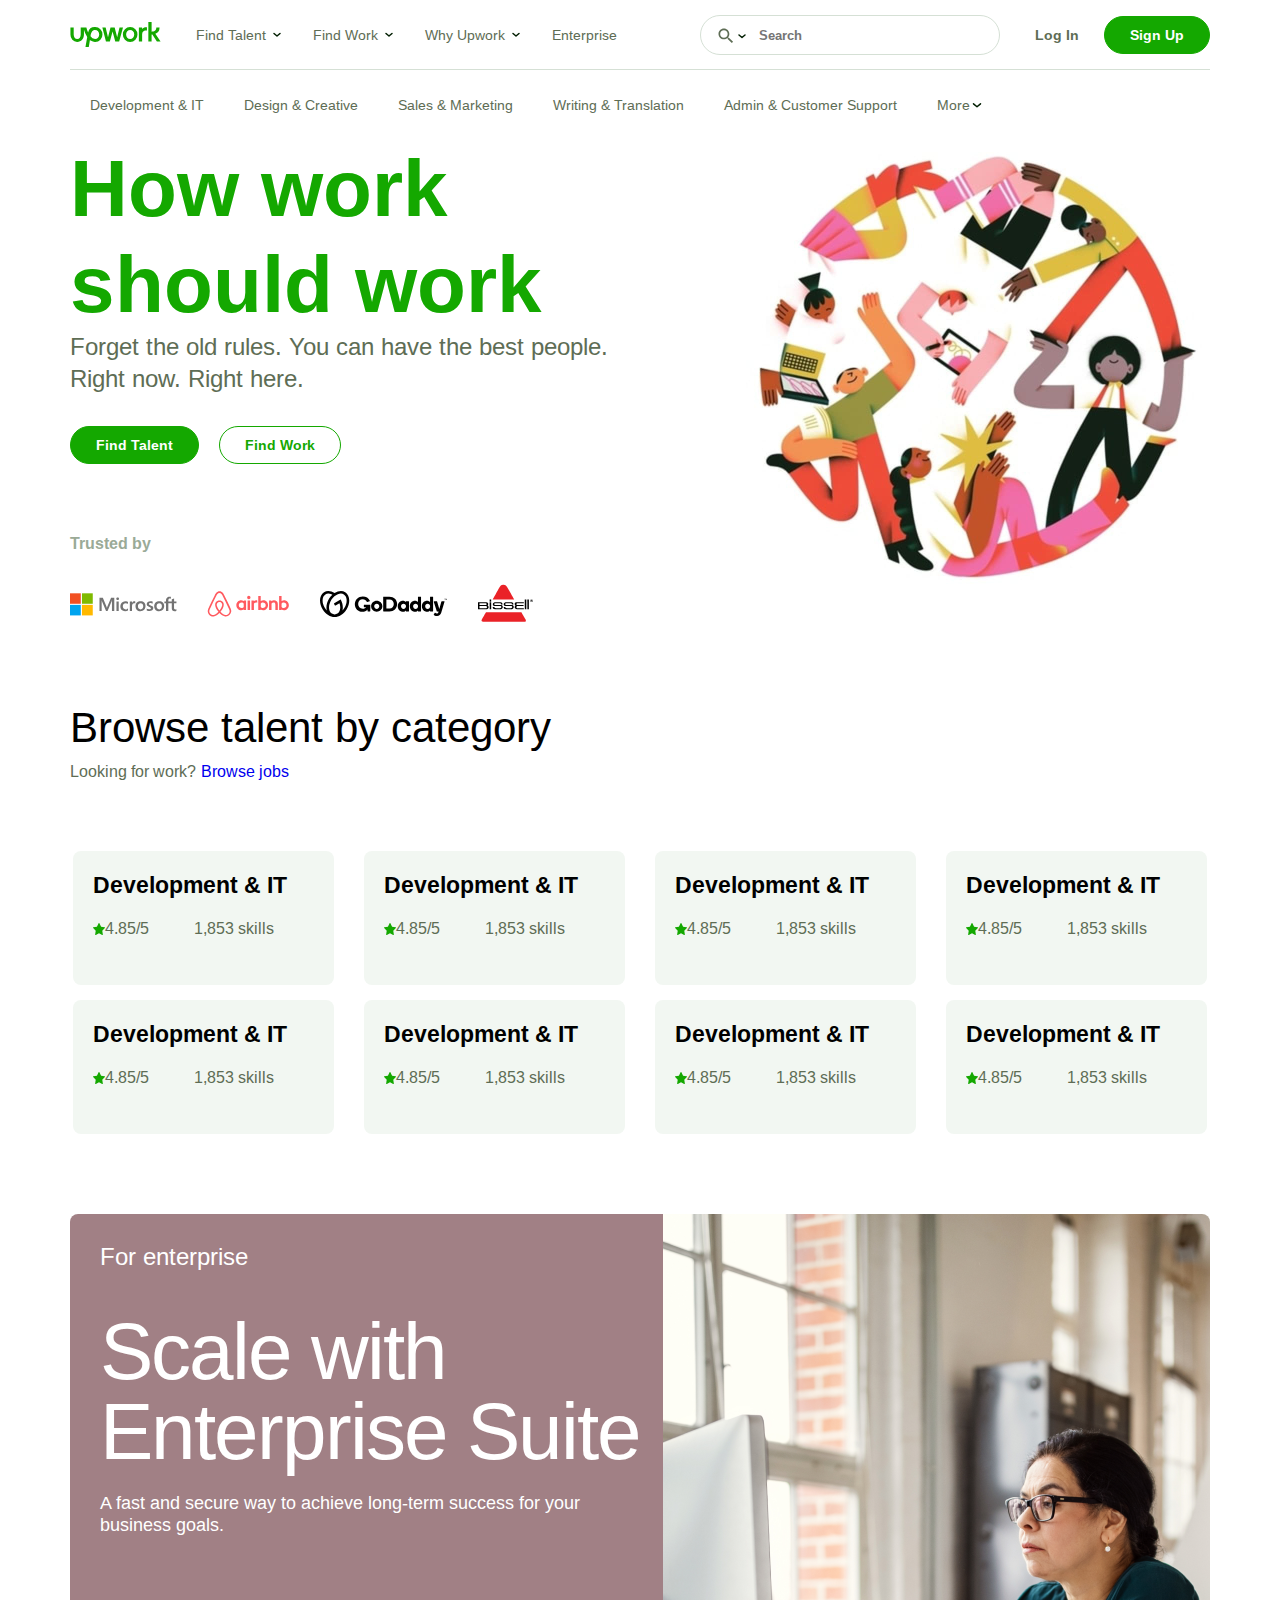
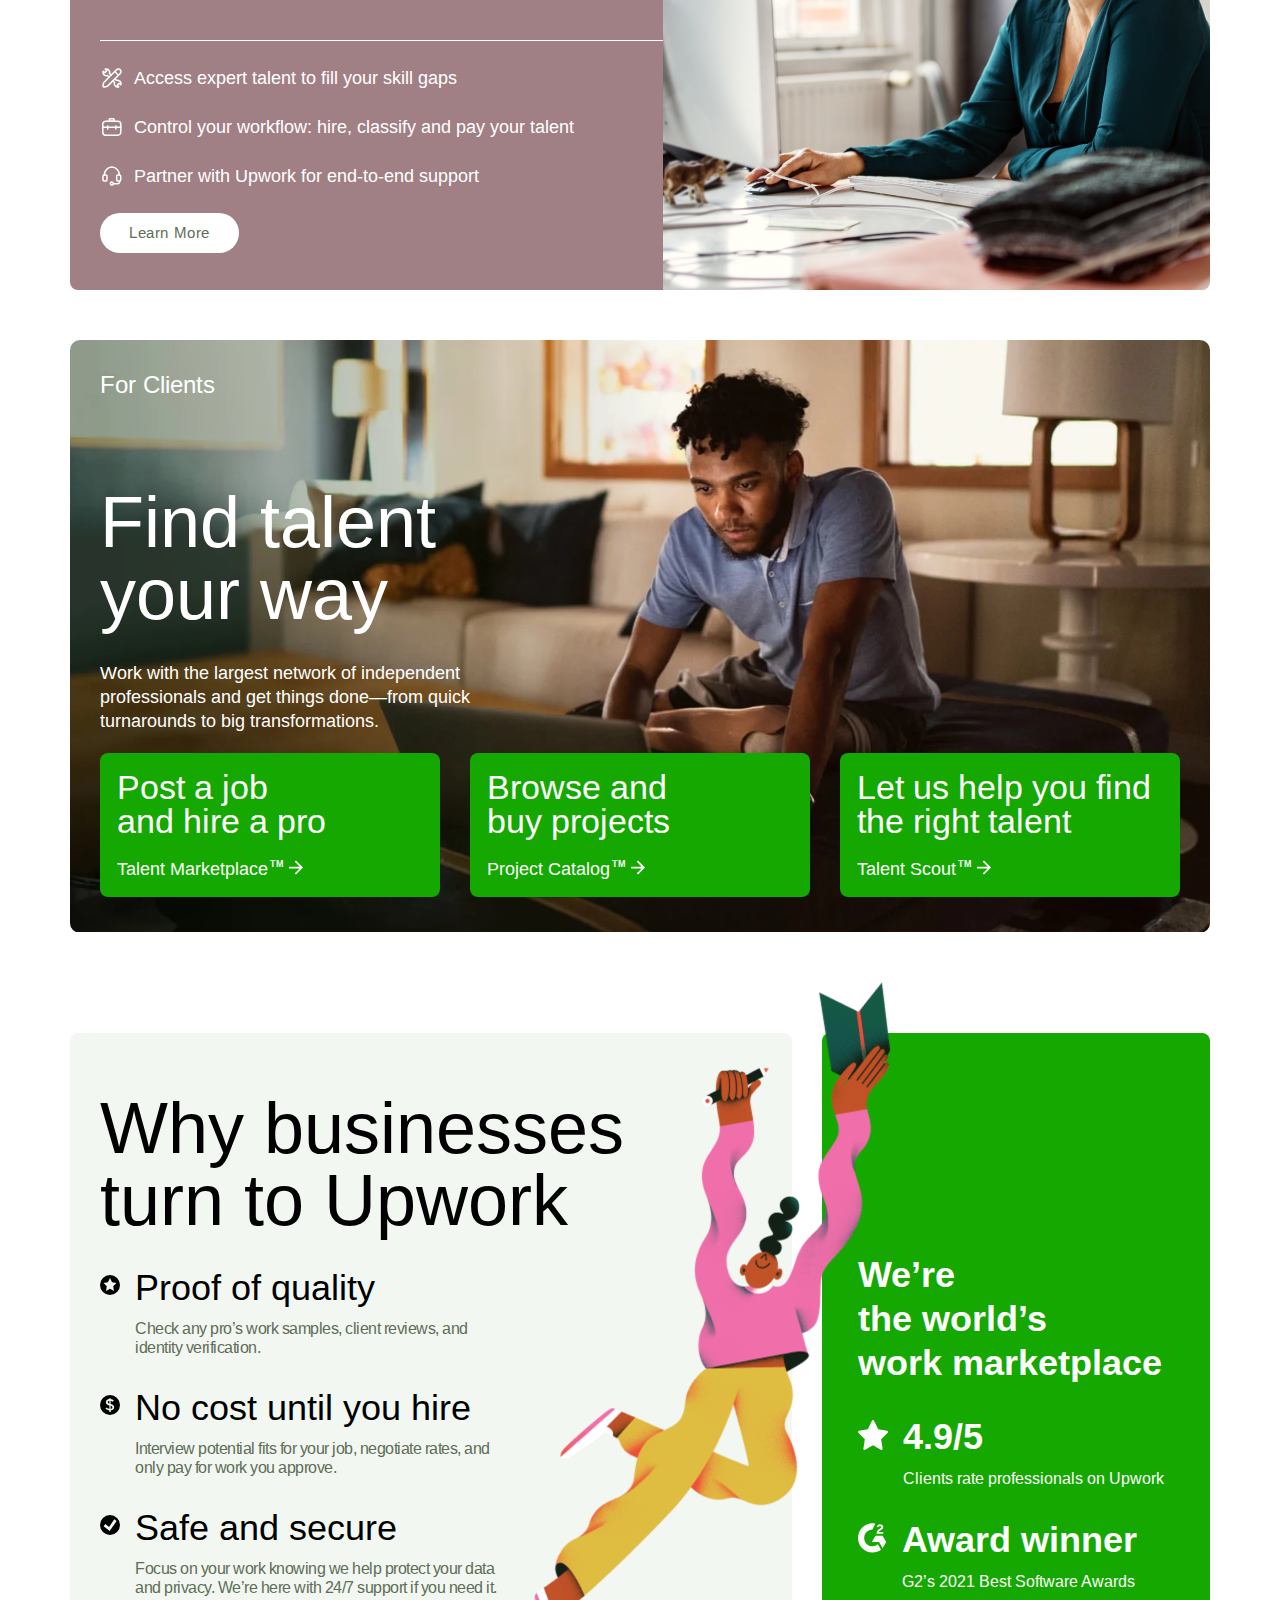
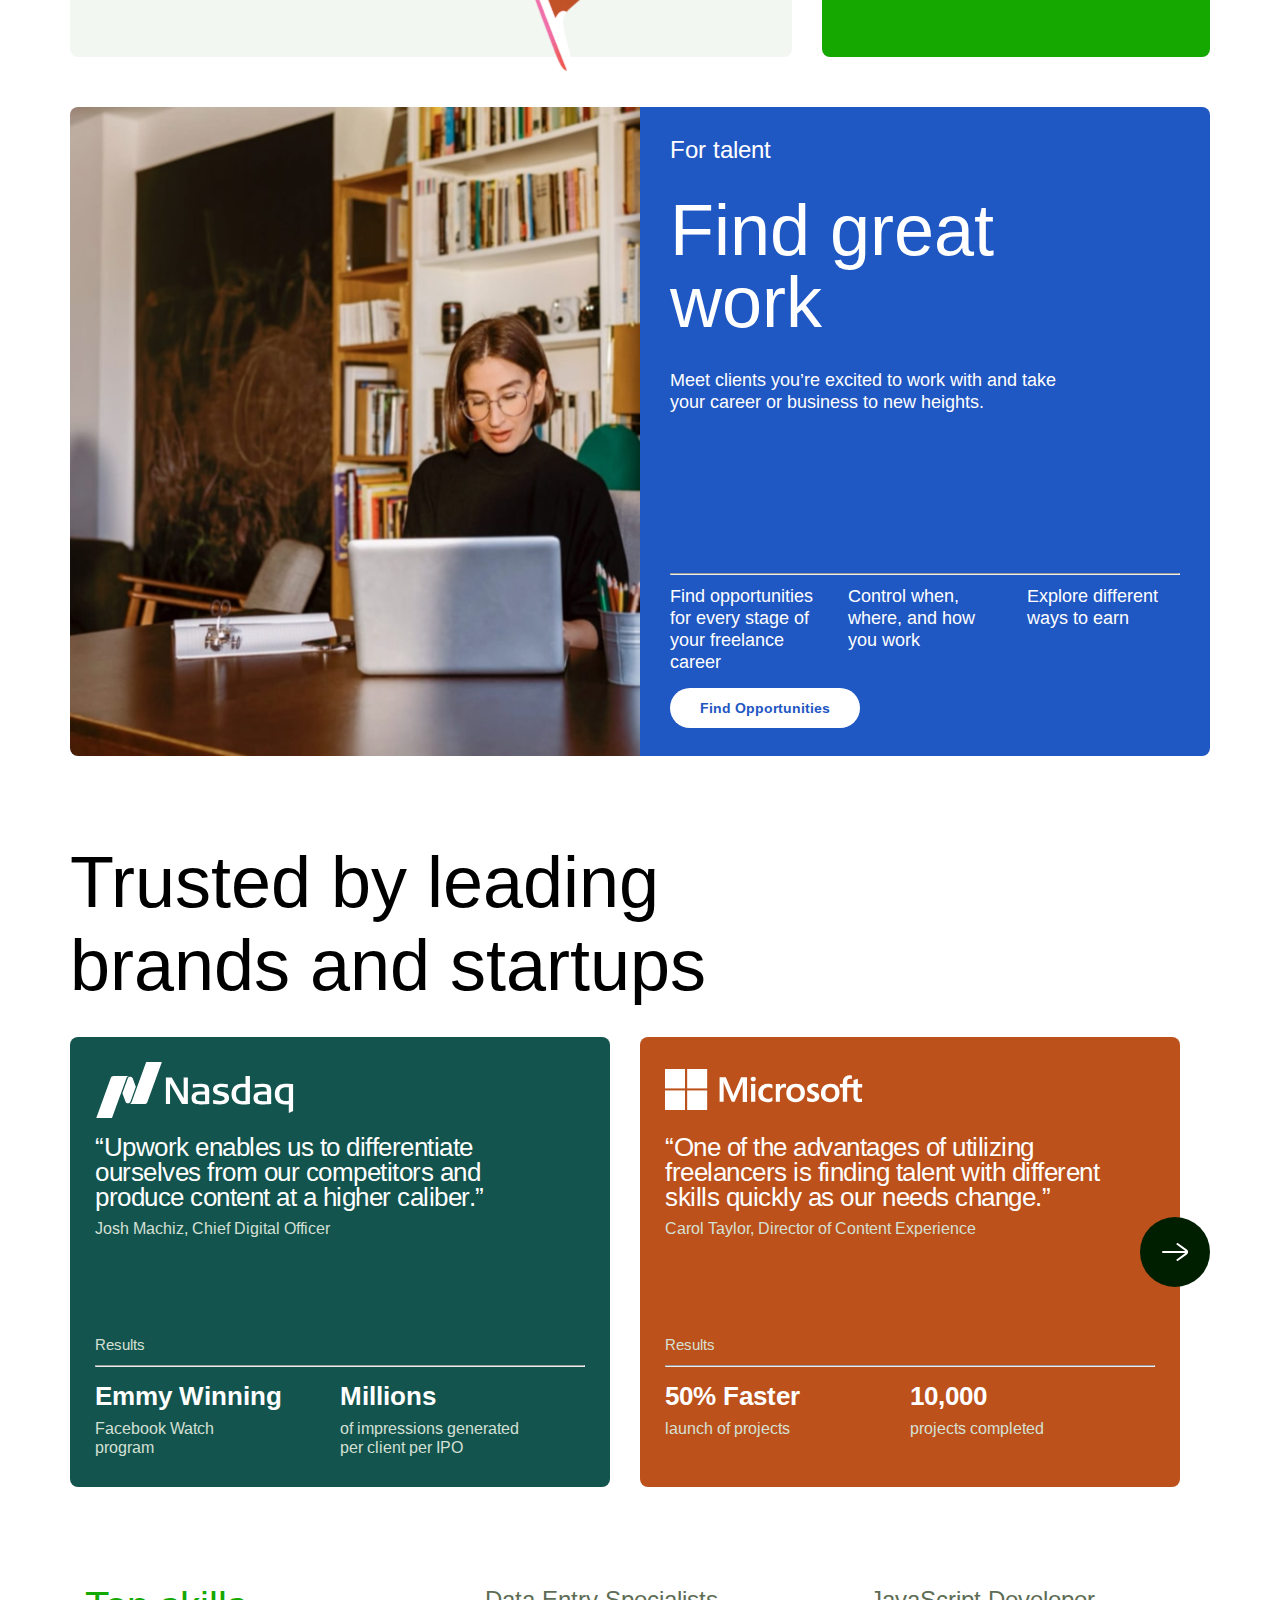
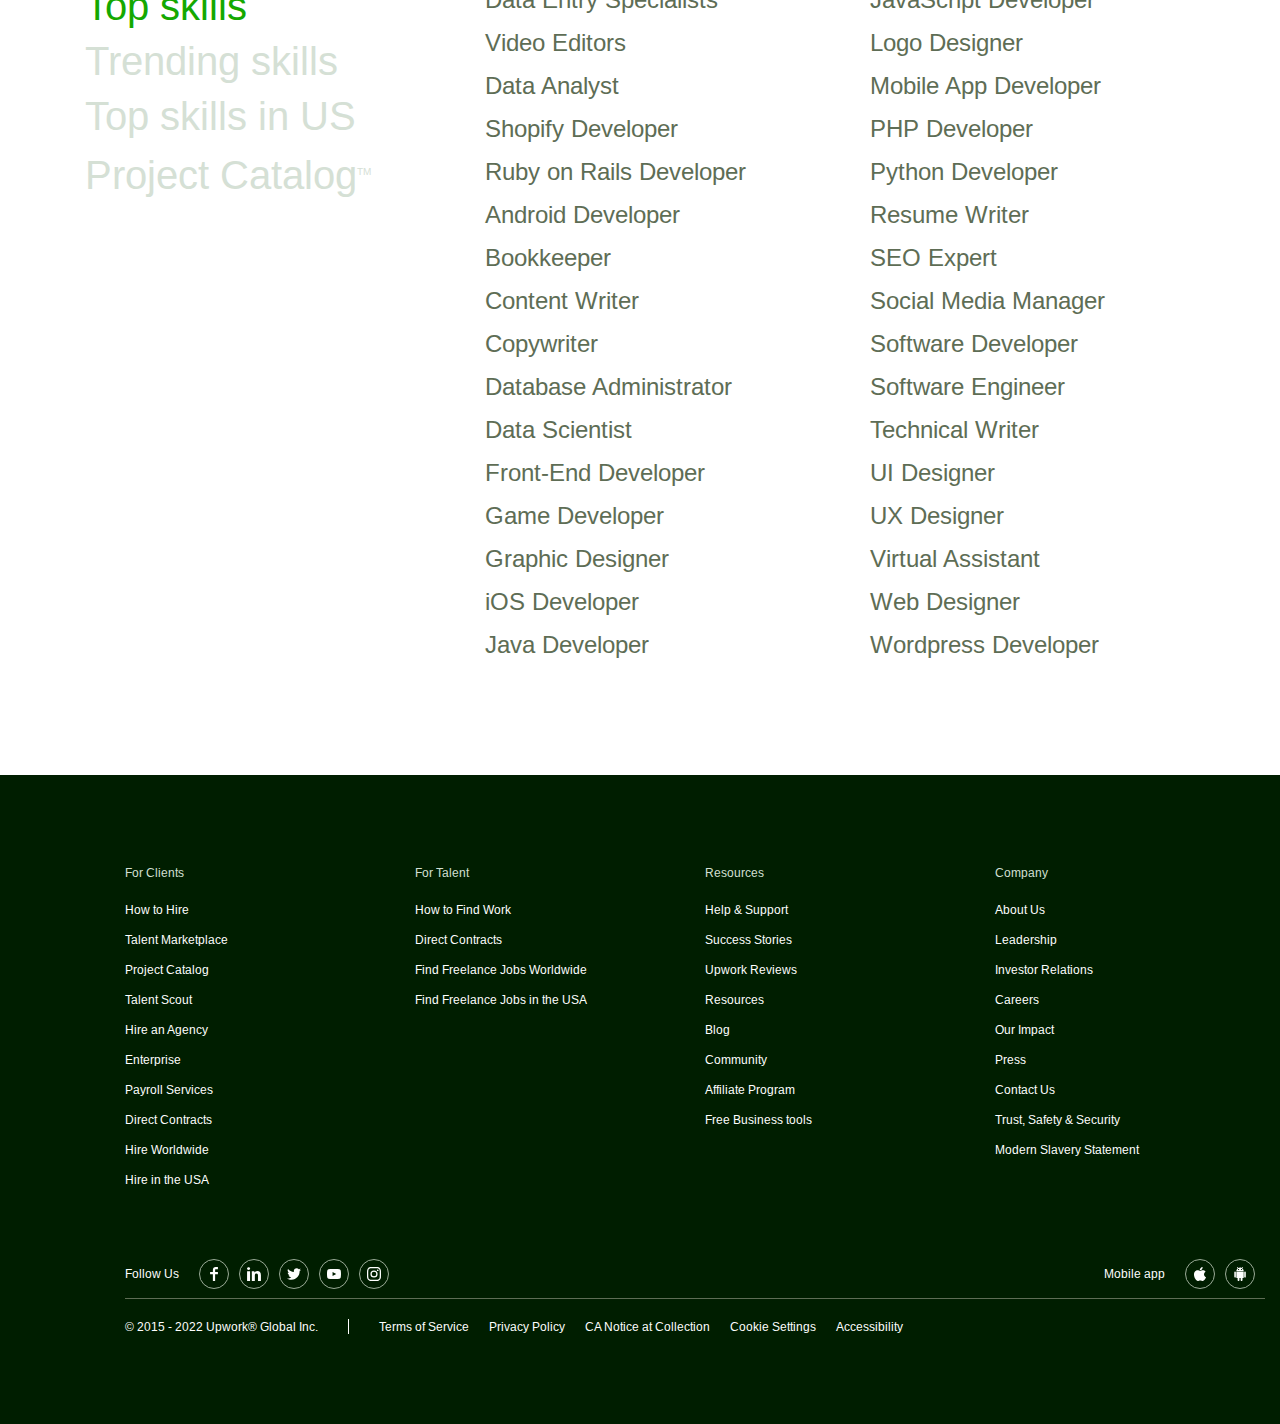
<file: Upwork_Landingpage Clone/upwork_landingpage-master/index.html>
<!DOCTYPE html>
<html lang="en">
  <head>
    <meta charset="UTF-8" />
    <meta http-equiv="X-UA-Compatible" content="IE=edge" />
    <meta name="viewport" content="width=device-width, initial-scale=1.0" />
    <link rel="icon" type="image/x-icon" href="./assets/favicon.ico" />
    <link rel="stylesheet" href="./css/index.css" />
    <title>Upwork | The World's Work Marketplace</title>
  </head>
  <body>
    <header class="header">
      <div class="header_wrapper wrapper">
        <div class="header_left">
          <img src="./assets/logo.svg" alt="" />
          <ul class="header_left_list">
            <li class="header_left_list_item">
              Find Talent
              <img src="./assets/dropdown.svg" alt="" />
            </li>
            <li class="header_left_list_item">
              Find Work
              <img src="./assets/dropdown.svg" alt="" />
            </li>
            <li class="header_left_list_item">
              Why Upwork
              <img src="./assets/dropdown.svg" alt="" />
            </li>
            <li class="header_left_list_item">Enterprise</li>
          </ul>
        </div>
        <div class="header_right">
          <div class="header_right_form">
            <input type="search" placeholder="Search" name="search" id="" />
            <div class="header_right_form_input_icons">
              <img src="./assets/search.svg" alt="" />
              <img src="./assets/dropdown.svg" alt="" />
            </div>
          </div>
          <div class="header_right_btns">
            <button class="btn_primary">Log In</button
            ><button class="btn_secondary">Sign Up</button>
          </div>
        </div>
      </div>
    </header>
    <section class="section_1 wrapper">
      <div class="section_1_top">
        <ul class="section_1_top_list">
          <li class="section_1_top_list_item">Development & IT</li>
          <li class="section_1_top_list_item">Design & Creative</li>
          <li class="section_1_top_list_item">Sales & Marketing</li>
          <li class="section_1_top_list_item">Writing & Translation</li>
          <li class="section_1_top_list_item">Admin & Customer Support</li>
          <li class="section_1_top_list_item">
            More
            <img src="./assets/dropdown.svg" alt="" />
          </li>
        </ul>
      </div>
      <div class="sectin_1_bottom">
        <div class="section_1_bottom_left">
          <h1 class="title-1">
            How work<br />
            should work
          </h1>
          <h3 class="title-3">
            Forget the old rules. You can have the best people.<br />
            Right now. Right here.
          </h3>
          <div class="section_1_bottom_left_btns">
            <button class="btn_secondary">Find Talent</button
            ><button class="btn_secondary_outline">Find Work</button>
          </div>
          <div class="section_1_bottom_left_companies_logo">
            <h4 class="title-4">Trusted by</h4>
            <div>
              <img src="./assets/microsoft.svg" alt="" />
              <img src="./assets/airbnb.svg" alt="" />
              <img src="./assets/godaddy-black.svg" alt="" />
              <img src="./assets/bissell.svg" alt="" />
            </div>
          </div>
        </div>
        <div class="section_1_bottom_right">
          <img src="./assets/image-1.jpg" alt="" />
        </div>
      </div>
    </section>
    <section class="section_2 wrapper">
      <div class="section_2_header">
        <h3>Browse talent by category</h3>
        <div>
          <p>Looking for work?</p>
          <a href="#"> Browse jobs</a>
        </div>
      </div>
      <div class="section_2_categories">
        <div class="section_2_categories_tile">
          <h4>Development & IT</h4>
          <div>
            <span>
              <img src="./assets/star.svg" alt="star" />
              4.85/5
            </span>
            <span> 1,853 skills </span>
          </div>
        </div>
        <div class="section_2_categories_tile">
          <h4>Development & IT</h4>
          <div>
            <span>
              <img src="./assets/star.svg" alt="star" />
              4.85/5
            </span>
            <span> 1,853 skills </span>
          </div>
        </div>
        <div class="section_2_categories_tile">
          <h4>Development & IT</h4>
          <div>
            <span>
              <img src="./assets/star.svg" alt="star" />
              4.85/5
            </span>
            <span> 1,853 skills </span>
          </div>
        </div>
        <div class="section_2_categories_tile">
          <h4>Development & IT</h4>
          <div>
            <span>
              <img src="./assets/star.svg" alt="star" />
              4.85/5
            </span>
            <span> 1,853 skills </span>
          </div>
        </div>
        <div class="section_2_categories_tile">
          <h4>Development & IT</h4>
          <div>
            <span>
              <img src="./assets/star.svg" alt="star" />
              4.85/5
            </span>
            <span> 1,853 skills </span>
          </div>
        </div>
        <div class="section_2_categories_tile">
          <h4>Development & IT</h4>
          <div>
            <span>
              <img src="./assets/star.svg" alt="star" />
              4.85/5
            </span>
            <span> 1,853 skills </span>
          </div>
        </div>
        <div class="section_2_categories_tile">
          <h4>Development & IT</h4>
          <div>
            <span>
              <img src="./assets/star.svg" alt="star" />
              4.85/5
            </span>
            <span> 1,853 skills </span>
          </div>
        </div>
        <div class="section_2_categories_tile">
          <h4>Development & IT</h4>
          <div>
            <span>
              <img src="./assets/star.svg" alt="star" />
              4.85/5
            </span>
            <span> 1,853 skills </span>
          </div>
        </div>
      </div>
    </section>
    <section class="section_3 wrapper">
      <div class="section_3_left">
        <div class="section_3_left_header">
          <h3>For enterprise</h3>
          <h1>
            Scale with<br />
            Enterprise Suite
          </h1>
          <span>
            A fast and secure way to achieve long-term success for your
            <br />business goals.
          </span>
        </div>

        <div class="section_3_left_details">
          <div>
            <img src="./assets/Skills.svg" alt="skills" />
            <p>Access expert talent to fill your skill gaps</p>
          </div>
          <div>
            <img src="./assets/Briefcase.svg" alt="briefcase" />
            <p>Control your workflow: hire, classify and pay your talent</p>
          </div>
          <div>
            <img src="./assets/Support.svg" alt="support" />
            <p>Partner with Upwork for end-to-end support</p>
          </div>
        </div>
        <div class="section_left_btn">
          <button class="btn_primary">Learn More</button>
        </div>
      </div>
      <div class="section_3_right">
        <img src="./assets/enterprise.png" alt="enterprise" />
      </div>
    </section>
    <section class="section_4 wrapper">
      <div class="section_4_background_img">
        <img src="./assets/find-talent.webp" alt="find_talent" />
      </div>
      <div class="section_4_body">
        <div class="section_4_body_row_1">
          <h4>For Clients</h4>
          <h1>
            Find talent <br />
            your way
          </h1>
        </div>

        <div class="section_4_body_row_2">
          <h5>
            Work with the largest network of independent<br />
            professionals and get things done—from quick <br />turnarounds to
            big transformations.
          </h5>
        </div>
        <div class="section_4_body_row_4">
          <div class="section_4_body_row_4_card">
            <button>
              <span>
                Post a job <br />
                and hire a pro
              </span>
              <span
                >Talent Marketplace<sup>TM</sup>
                <img src="./assets/right-arrow.svg" alt="right-arrow" />
              </span>
            </button>
          </div>
          <div class="section_4_body_row_4_card">
            <button>
              <span>
                Browse and <br />
                buy projects
              </span>
              <span
                >Project Catalog<sup>TM</sup>
                <img src="./assets/right-arrow.svg" alt="right-arrow" />
              </span>
            </button>
          </div>

          <div class="section_4_body_row_4_card">
            <button>
              <span>
                Let us help you find <br />
                the right talent
              </span>
              <span
                >Talent Scout<sup>TM</sup>
                <img src="./assets/right-arrow.svg" alt="right-arrow" />
              </span>
            </button>
          </div>
        </div>
      </div>
    </section>

    <section class="section_5 wrapper">
      <div class="section_5_left">
        <div class="section_5_left_info">
          <h1 class="section_5_left_info_title">
            Why businesses<br />
            turn to Upwork
          </h1>

          <div class="section_5_left_info_item">
            <div class="section_5_left_info_item_left">
              <img src="./assets/star-circle.svg" alt="" />
            </div>
            <div class="section_5_left_info_item_right">
              <h3>Proof of quality</h3>
              <p>
                Check any pro’s work samples, client reviews, and <br />identity
                verification.
              </p>
            </div>
          </div>
          <div class="section_5_left_info_item">
            <div class="section_5_left_info_item_left">
              <img src="./assets/doller-circle.svg" alt="" />
            </div>
            <div class="section_5_left_info_item_right">
              <h3>No cost until you hire</h3>
              <p>
                Interview potential fits for your job, negotiate rates, and<br />
                only pay for work you approve.
              </p>
            </div>
          </div>
          <div class="section_5_left_info_item">
            <div class="section_5_left_info_item_left">
              <img src="./assets/check-circle.svg" alt="" />
            </div>

            <div class="section_5_left_info_item_right">
              <h3>Safe and secure</h3>
              <p>
                Focus on your work knowing we help protect your data<br />
                and privacy. We’re here with 24/7 support if you need it.
              </p>
            </div>
          </div>
        </div>
        <div class="section_5_left_img">
          <img src="./assets/reading.png" alt="" />
        </div>
      </div>
      <div class="section_5_right">
        <div class="section_5_right_info">
          <h3>
            We’re<br />
            the world’s<br />
            work marketplace
          </h3>
          <div class="section_5_right_info_item">
            <img src="./assets/start-white.svg" alt="" />
            <div>
              <h3>4.9/5</h3>
              <p>Clients rate professionals on Upwork</p>
            </div>
          </div>
          <div class="section_5_right_info_item">
            <img src="./assets/group.svg" alt="" />
            <div>
              <h3>Award winner</h3>
              <p>G2’s 2021 Best Software Awards</p>
            </div>
          </div>
        </div>
      </div>
    </section>

    <section class="section_6 wrapper">
      <div class="section_6_left">
        <img src="./assets/find-great-work.jpg" alt="" />
      </div>
      <div class="section_6_right">
        <div class="section_6_right_top">
          <h3>For talent</h3>
          <h1>
            Find great<br />
            work
          </h1>
          <p>
            Meet clients you’re excited to work with and take <br />your career
            or business to new heights.
          </p>
        </div>
        <hr />
        <div class="section_6_right_middle">
          <p id="text-1">
            Find opportunities<br />
            for every stage of<br />
            your freelance<br />
            career
          </p>

          <p>
            Control when,<br />
            where, and how <br />you work
          </p>

          <p>
            Explore different<br />
            ways to earn
          </p>
        </div>
        <div class="section_6_right_bottom">
          <button class="btn_primary">Find Opportunities</button>
        </div>
      </div>
    </section>

    <section class="section_7 wrapper">
      <h1>
        Trusted by leading<br />
        brands and startups
      </h1>
      <div class="section_7_container">
        <div
          onclick="onClickLeft()"
          class="section_7_reviews_list_controls_left"
        >
          <img src="./assets/arrow-right.svg" alt="" />
        </div>
        <div
          onclick="onClickRight()"
          class="section_7_reviews_list_controls_right"
        >
          <img src="./assets/arrow-right.svg" alt="" />
        </div>
        <div class="section_7_reviews_carousel">
          <div class="section_7_reviews_list">
            <div class="section_7_reviews_list_box_1">
              <div class="section_7_reviews_list_item item_1">
                <div class="section_7_reviews_list_item_top">
                  <img src="./assets/nasdaq.svg" alt="" />
                  <h4>
                    “Upwork enables us to differentiate<br />
                    ourselves from our competitors and <br />produce content at
                    a higher caliber.”
                  </h4>
                  <p>Josh Machiz, Chief Digital Officer</p>
                </div>
                <div class="section_7_reviews_list_item_bottom">
                  <h5>Results</h5>
                  <hr />
                  <div class="section_7_reviews_list_item_bottom_results">
                    <div>
                      <h4>Emmy Winning</h4>
                      <p>
                        Facebook Watch<br />
                        program
                      </p>
                    </div>
                    <div>
                      <h4>Millions</h4>
                      <p>
                        of impressions generated<br />
                        per client per IPO
                      </p>
                    </div>
                  </div>
                </div>
              </div>
              <div class="section_7_reviews_list_item item_2">
                <div class="section_7_reviews_list_item_top">
                  <img src="./assets/microsoft-white.svg" alt="" />
                  <h4>
                    “One of the advantages of utilizing<br />
                    freelancers is finding talent with different<br />
                    skills quickly as our needs change.”
                  </h4>
                  <p>Carol Taylor, Director of Content Experience</p>
                </div>
                <div class="section_7_reviews_list_item_bottom">
                  <h5>Results</h5>
                  <hr />
                  <div class="section_7_reviews_list_item_bottom_results">
                    <div>
                      <h4>50% Faster</h4>
                      <p>launch of projects</p>
                    </div>
                    <div>
                      <h4>10,000</h4>
                      <p>projects completed</p>
                    </div>
                  </div>
                </div>
              </div>
            </div>

            <div class="section_7_reviews_list_box_2">
              <div class="section_7_reviews_list_item item_3">
                <div class="section_7_reviews_list_item_top">
                  <img src="./assets/go-daddy-white.svg" alt="" />
                  <h4>
                    “I don’t think business would have grown<br />
                    as fast or as well if not for the freelancers’<br />
                    expertise and ability to adapt.”
                  </h4>
                  <p>Anthony Massarweh, Program Manager</p>
                </div>

                <div class="section_7_reviews_list_item_bottom">
                  <h5>Results</h5>
                  <hr />
                  <div class="section_7_reviews_list_item_bottom_results">
                    <div>
                      <h4>72-Hour</h4>
                      <p>average turnaround on websites</p>
                    </div>
                    <div>
                      <h4>3x Faster</h4>
                      <p>launch of new program</p>
                    </div>
                  </div>
                </div>
              </div>
              <div class="section_7_reviews_list_item item_4">
                <div class="section_7_reviews_list_item_left">
                  <img src="./assets/company-logos-cover.webp" alt="" />
                </div>
                <div class="section_7_reviews_list_item_right">
                  <h5>And many more</h5>
                  <img src="./assets/airbnb-2.svg" alt="" />
                  <img src="./assets/automatic.svg" alt="" />
                  <img src="./assets/bissell-white.svg" alt="" />
                  <img src="./assets/coty.svg" alt="" />
                  <img src="./assets/rancher.svg" alt="" />
                </div>
              </div>
            </div>
          </div>
        </div>
      </div>
    </section>

    <section class="section_8 wrapper">
      <div class="section_8_left">
        <a href="#">Top skills</a>
        <a href="#">Trending skills</a>
        <a href="#">Top skills in US</a>
        <a href="#">Project Catalog<sup>TM</sup></a>
      </div>
      <div class="section_8_middle">
        <a href="#">Data Entry Specialists</a>
        <a href="#">Video Editors</a>
        <a href="#">Data Analyst</a>
        <a href="#">Shopify Developer</a>
        <a href="#">Ruby on Rails Developer</a>
        <a href="#">Android Developer</a>
        <a href="#">Bookkeeper</a>
        <a href="#">Content Writer</a>
        <a href="#">Copywriter</a>
        <a href="#">Database Administrator</a>
        <a href="#">Data Scientist</a>
        <a href="#">Front-End Developer</a>
        <a href="#">Game Developer</a>
        <a href="#">Graphic Designer</a>
        <a href="#">iOS Developer</a>
        <a href="#">Java Developer</a>
      </div>
      <div class="section_8_right">
        <a href="#">JavaScript Developer</a>
        <a href="#">Logo Designer</a>
        <a href="#">Mobile App Developer</a>
        <a href="#">PHP Developer</a>
        <a href="#">Python Developer</a>
        <a href="#">Resume Writer</a>
        <a href="#">SEO Expert</a>
        <a href="#">Social Media Manager</a>
        <a href="#">Software Developer</a>
        <a href="#">Software Engineer</a>
        <a href="#">Technical Writer</a>
        <a href="#">UI Designer</a>
        <a href="#">UX Designer</a>
        <a href="#">Virtual Assistant</a>
        <a href="#">Web Designer</a>
        <a href="#">Wordpress Developer</a>
      </div>
    </section>
    <footer class="footer">
      <div class="wrapper">
        <div class="footer_top">
          <div class="footer_top_list">
            <h5>For Clients</h5>
            <ul>
              <li>
                <a href="#">How to Hire</a>
              </li>

              <li><a href="#">Talent Marketplace</a></li>

              <li>
                <a href="#"> Project Catalog</a>
              </li>
              <li>
                <a href="#">Talent Scout</a>
              </li>
              <li>
                <a href="#"> Hire an Agency</a>
              </li>
              <li>
                <a href="#">Enterprise</a>
              </li>
              <li>
                <a href="#">Payroll Services</a>
              </li>
              <li>
                <a href="#">Direct Contracts</a>
              </li>
              <li>
                <a href="#">Hire Worldwide</a>
              </li>
              <li>
                <a href="#">Hire in the USA</a>
              </li>
            </ul>
          </div>
          <div class="footer_top_list">
            <h5>For Talent</h5>
            <ul>
              <li>
                <a href="#">How to Find Work</a>
              </li>

              <li><a href="#">Direct Contracts</a></li>

              <li>
                <a href="#">Find Freelance Jobs Worldwide</a>
              </li>
              <li>
                <a href="#">Find Freelance Jobs in the USA</a>
              </li>
            </ul>
          </div>

          <div class="footer_top_list">
            <h5>Resources</h5>
            <ul>
              <li>
                <a href="#">Help & Support</a>
              </li>

              <li><a href="#">Success Stories</a></li>

              <li>
                <a href="#">Upwork Reviews</a>
              </li>
              <li>
                <a href="#">Resources</a>
              </li>
              <li>
                <a href="#">Blog</a>
              </li>
              <li>
                <a href="#">Community</a>
              </li>
              <li>
                <a href="#">Affiliate Program</a>
              </li>
              <li>
                <a href="#">Free Business tools</a>
              </li>
            </ul>
          </div>
          <div class="footer_top_list">
            <h5>Company</h5>
            <ul>
              <li>
                <a href="#">About Us </a>
              </li>

              <li><a href="#">Leadership</a></li>

              <li>
                <a href="#">Investor Relations</a>
              </li>
              <li>
                <a href="#">Careers</a>
              </li>
              <li>
                <a href="#">Our Impact</a>
              </li>
              <li>
                <a href="#">Press</a>
              </li>
              <li>
                <a href="#">Contact Us</a>
              </li>
              <li>
                <a href="#">Trust, Safety & Security</a>
              </li>
              <li>
                <a href="#">Modern Slavery Statement</a>
              </li>
            </ul>
          </div>
        </div>
        <div class="footer_middle">
          <div class="footer_middle_left">
            <h5>Follow Us</h5>
            <div class="footer_middle_left_list">
              <div class="footer_icons">
                <img src="./assets/facebook.svg" alt="facebook" />
              </div>
              <div class="footer_icons">
                <img src="./assets/linkedIn.svg" alt="linkedIn" />
              </div>
              <div class="footer_icons">
                <img src="./assets/twitter.svg" alt="twitter" />
              </div>
              <div class="footer_icons">
                <img src="./assets/youtube.svg" alt="youtube" />
              </div>
              <div class="footer_icons">
                <img src="./assets/instagram.svg" alt="instagram" />
              </div>
            </div>
          </div>
          <div class="footer_middle_right">
            <h5>Mobile app</h5>
            <div class="footer_middle_right_list">
              <div class="footer_icons">
                <img src="./assets/apple.svg" alt="apple" />
              </div>
              <div class="footer_icons">
                <img src="./assets/android.svg" alt="android" />
              </div>
            </div>
          </div>
        </div>
        <div class="footer_bottom">
          <p>© 2015 - 2022 Upwork® Global Inc.</p>
          <ul class="footer_bottom_list">
            <li>Terms of Service</li>
            <li>Privacy Policy</li>
            <li>CA Notice at Collection</li>
            <li>Cookie Settings</li>
            <li>Accessibility</li>
          </ul>
        </div>
      </div>
    </footer>
    <script src="./js/script.js"></script>
  </body>
</html>
</file>
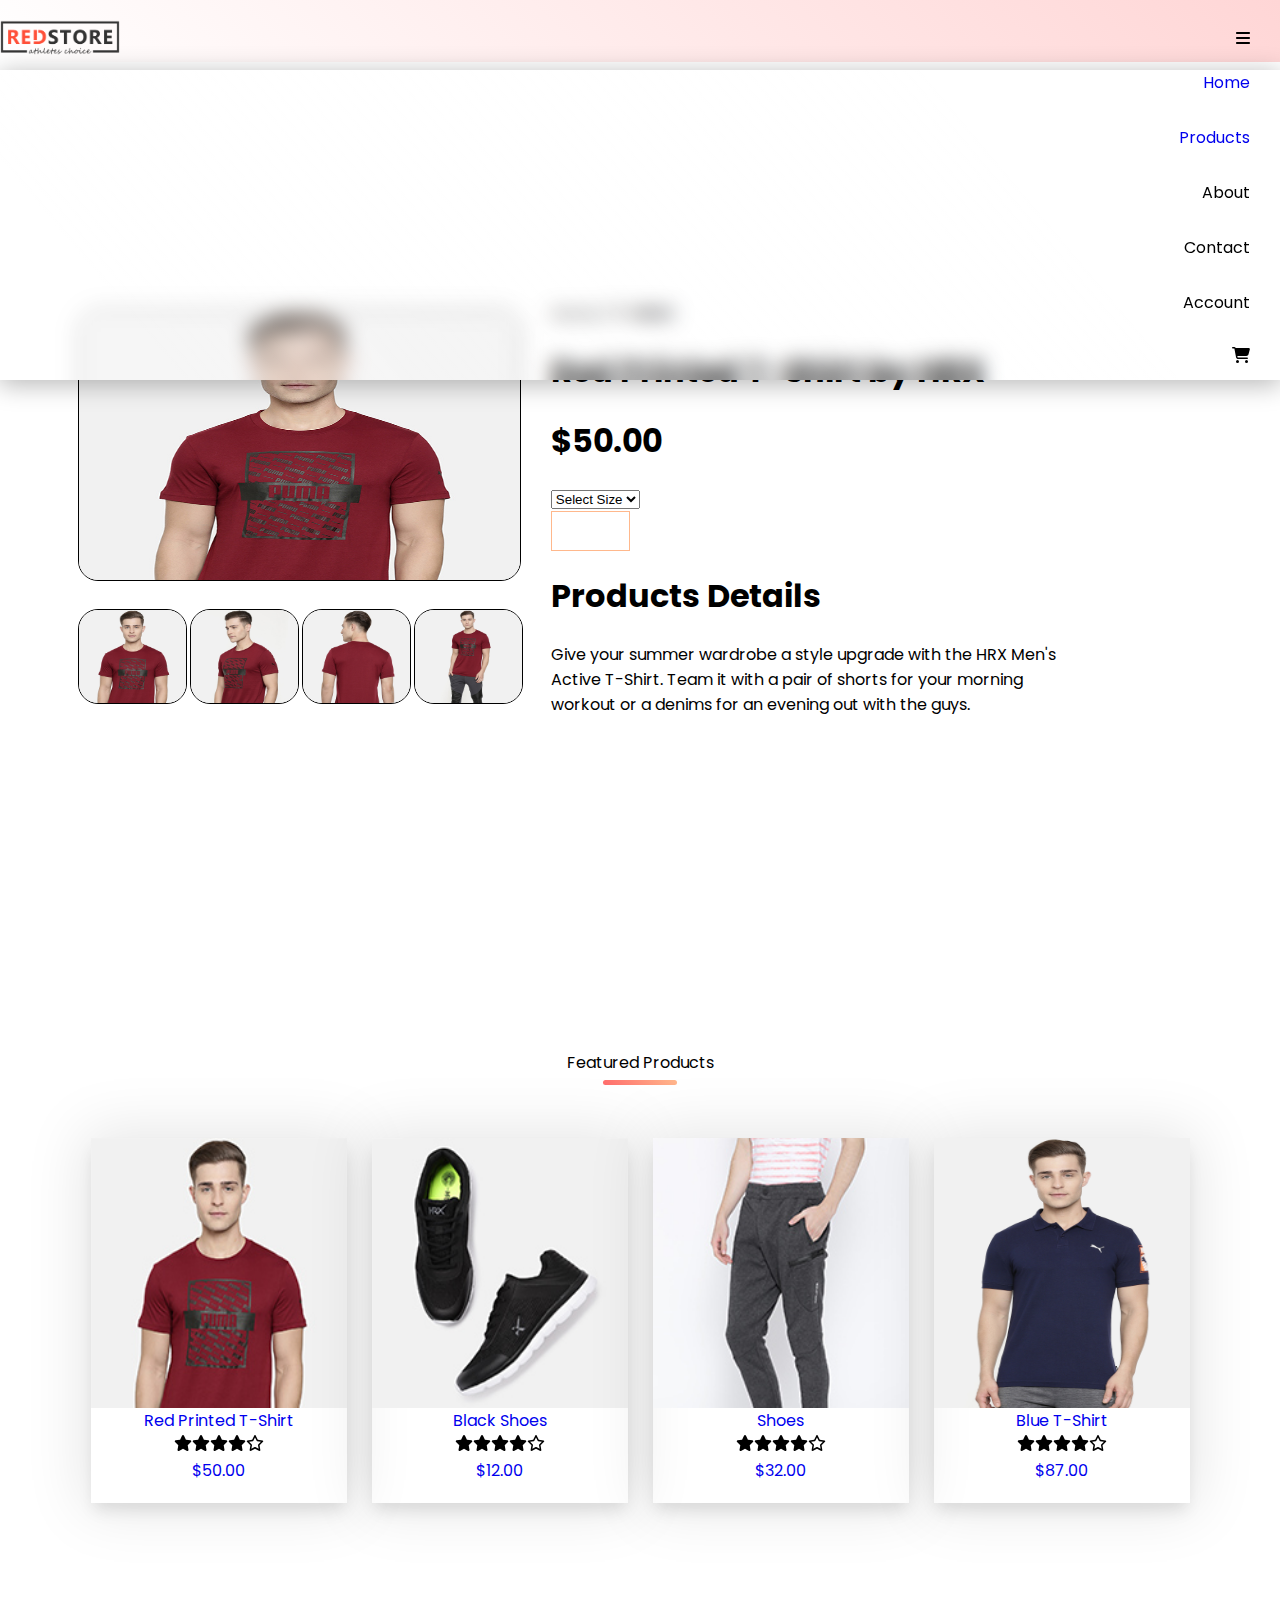
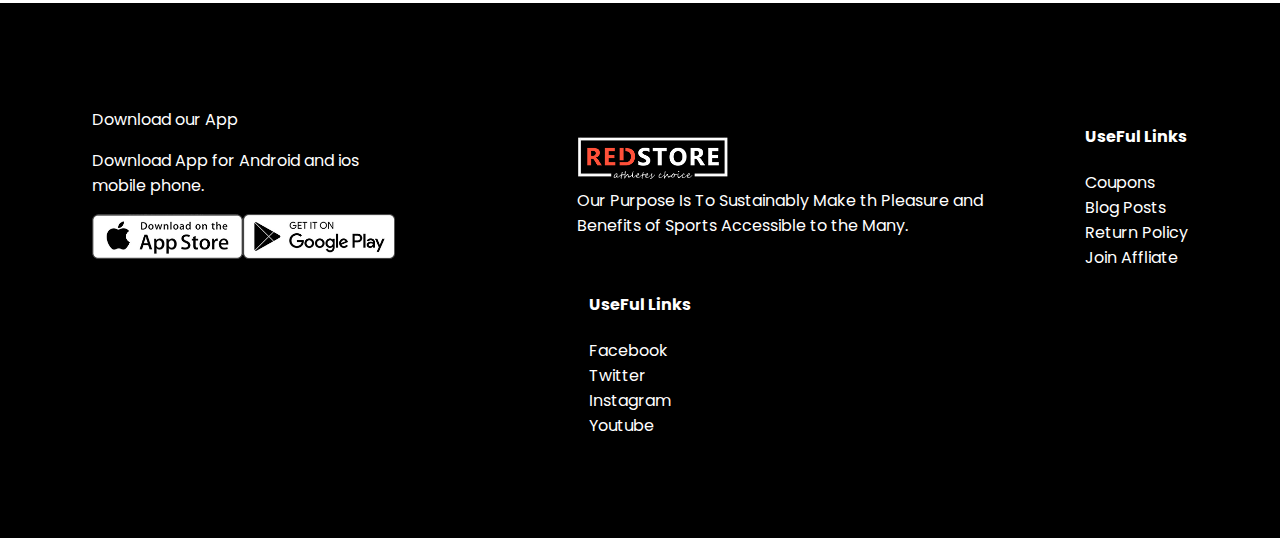
<file: Red_Store Clone/second.html>
<!DOCTYPE html>
<html lang="en">
<head>
    <meta charset="UTF-8">
    <meta name="viewport" content="width=device-width, initial-scale=1.0">
    <title>Red Store</title>
    <link rel="stylesheet" href="styleproducts.css">
    <link rel="stylesheet" href="style.css">
    <link href="https://fonts.googleapis.com/css2?family=Poppins&display=swap" rel="stylesheet">

</head>
<body>
    <header class="navbar">
        <div ><img src="./img/logo.png" class="logo" /></div>
        <div class="nav_elements my_element">
            <li>  <a href="index.html" >Home </a></li>
            <li> <a href="second.html" >Products</a></li>
            <li>About</li>
            <li>Contact</li>
            <li>Account</li>
            <li><svg xmlns="http://www.w3.org/2000/svg" height="1em" viewBox="0 0 576 512"><!--! Font Awesome Free 6.4.2 by @fontawesome - https://fontawesome.com License - https://fontawesome.com/license (Commercial License) Copyright 2023 Fonticons, Inc. --><path d="M0 24C0 10.7 10.7 0 24 0H69.5c22 0 41.5 12.8 50.6 32h411c26.3 0 45.5 25 38.6 50.4l-41 152.3c-8.5 31.4-37 53.3-69.5 53.3H170.7l5.4 28.5c2.2 11.3 12.1 19.5 23.6 19.5H488c13.3 0 24 10.7 24 24s-10.7 24-24 24H199.7c-34.6 0-64.3-24.6-70.7-58.5L77.4 54.5c-.7-3.8-4-6.5-7.9-6.5H24C10.7 48 0 37.3 0 24zM128 464a48 48 0 1 1 96 0 48 48 0 1 1 -96 0zm336-48a48 48 0 1 1 0 96 48 48 0 1 1 0-96z"/></svg></li>
        </div>
        <div class="bars"><svg xmlns="http://www.w3.org/2000/svg" height="1em" viewBox="0 0 448 512"><!--! Font Awesome Free 6.4.2 by @fontawesome - https://fontawesome.com License - https://fontawesome.com/license (Commercial License) Copyright 2023 Fonticons, Inc. --><path d="M0 96C0 78.3 14.3 64 32 64H416c17.7 0 32 14.3 32 32s-14.3 32-32 32H32C14.3 128 0 113.7 0 96zM0 256c0-17.7 14.3-32 32-32H416c17.7 0 32 14.3 32 32s-14.3 32-32 32H32c-17.7 0-32-14.3-32-32zM448 416c0 17.7-14.3 32-32 32H32c-17.7 0-32-14.3-32-32s14.3-32 32-32H416c17.7 0 32 14.3 32 32z"/></svg></div>

    </header>

    <section class="first">
        <div class="image_section_products_page">
            <div id="main_img">
                <img src="./img/gallery-1.jpg">
            </div>
            <div class="small_images_div">
                <div class="small_img" id="img1"><img src="./img/gallery-1.jpg"></div>
                <div class="small_img" id="img2"><img src="./img/gallery-2.jpg"></div>
                <div class="small_img" id="img3"><img src="./img/gallery-3.jpg"></div>
                <div class="small_img" id="img4"><img src="./img/gallery-4.jpg"></div>
            </div>
        </div>
        <div class="para_side">
            <div class="product.name">
                Home / <b class="pro_name">T-Shirt</b>
            </div>

            <div class="product_heading">
                <h1>Red Printed T-Shirt by HRX</h1> 
            </div>

            <div class="product_cost">
                <h1>$50.00</h1> 
            </div>
            
            <div>
                <select>
                    <option  selected>Select Size</option>
                    <option >XXL</option>
                    <option >XL</option>
                    <option>Large</option>
                    <option >Medium</option>
                    <option >Small</option>
                </select>
            </div>
                <div>
                    <input type="number" id="integerInput" name="integerInput" step="1" class="input" min="0">
                </div>


                <div><h1>Products Details</h1></div>

                <p id="para_in_products">Give your summer wardrobe a style upgrade with the HRX Men's Active T-Shirt. Team it with a pair of shorts for your morning workout or a denims for an evening out with the guys.</p>
            </div>
        </div>
    </section>
    


   
    <class class="third_section">
        <div class="parentofline">Featured Products
            <div class="line"></div>
        </div>
        <div class="third_section_images">
            <div class="card">
                <a href="second.html" class="card0">
                <img src="./img/buy-1.jpg"/>
                <div class="product_name trouser">Red Printed T-Shirt</div>
                <div><svg xmlns="http://www.w3.org/2000/svg" height="1em" viewBox="0 0 576 512"><!--! Font Awesome Free 6.4.2 by @fontawesome - https://fontawesome.com License - https://fontawesome.com/license (Commercial License) Copyright 2023 Fonticons, Inc. --><path d="M316.9 18C311.6 7 300.4 0 288.1 0s-23.4 7-28.8 18L195 150.3 51.4 171.5c-12 1.8-22 10.2-25.7 21.7s-.7 24.2 7.9 32.7L137.8 329 113.2 474.7c-2 12 3 24.2 12.9 31.3s23 8 33.8 2.3l128.3-68.5 128.3 68.5c10.8 5.7 23.9 4.9 33.8-2.3s14.9-19.3 12.9-31.3L438.5 329 542.7 225.9c8.6-8.5 11.7-21.2 7.9-32.7s-13.7-19.9-25.7-21.7L381.2 150.3 316.9 18z"/></svg><svg xmlns="http://www.w3.org/2000/svg" height="1em" viewBox="0 0 576 512"><!--! Font Awesome Free 6.4.2 by @fontawesome - https://fontawesome.com License - https://fontawesome.com/license (Commercial License) Copyright 2023 Fonticons, Inc. --><path d="M316.9 18C311.6 7 300.4 0 288.1 0s-23.4 7-28.8 18L195 150.3 51.4 171.5c-12 1.8-22 10.2-25.7 21.7s-.7 24.2 7.9 32.7L137.8 329 113.2 474.7c-2 12 3 24.2 12.9 31.3s23 8 33.8 2.3l128.3-68.5 128.3 68.5c10.8 5.7 23.9 4.9 33.8-2.3s14.9-19.3 12.9-31.3L438.5 329 542.7 225.9c8.6-8.5 11.7-21.2 7.9-32.7s-13.7-19.9-25.7-21.7L381.2 150.3 316.9 18z"/></svg><svg xmlns="http://www.w3.org/2000/svg" height="1em" viewBox="0 0 576 512"><!--! Font Awesome Free 6.4.2 by @fontawesome - https://fontawesome.com License - https://fontawesome.com/license (Commercial License) Copyright 2023 Fonticons, Inc. --><path d="M316.9 18C311.6 7 300.4 0 288.1 0s-23.4 7-28.8 18L195 150.3 51.4 171.5c-12 1.8-22 10.2-25.7 21.7s-.7 24.2 7.9 32.7L137.8 329 113.2 474.7c-2 12 3 24.2 12.9 31.3s23 8 33.8 2.3l128.3-68.5 128.3 68.5c10.8 5.7 23.9 4.9 33.8-2.3s14.9-19.3 12.9-31.3L438.5 329 542.7 225.9c8.6-8.5 11.7-21.2 7.9-32.7s-13.7-19.9-25.7-21.7L381.2 150.3 316.9 18z"/></svg><svg xmlns="http://www.w3.org/2000/svg" height="1em" viewBox="0 0 576 512"><!--! Font Awesome Free 6.4.2 by @fontawesome - https://fontawesome.com License - https://fontawesome.com/license (Commercial License) Copyright 2023 Fonticons, Inc. --><path d="M316.9 18C311.6 7 300.4 0 288.1 0s-23.4 7-28.8 18L195 150.3 51.4 171.5c-12 1.8-22 10.2-25.7 21.7s-.7 24.2 7.9 32.7L137.8 329 113.2 474.7c-2 12 3 24.2 12.9 31.3s23 8 33.8 2.3l128.3-68.5 128.3 68.5c10.8 5.7 23.9 4.9 33.8-2.3s14.9-19.3 12.9-31.3L438.5 329 542.7 225.9c8.6-8.5 11.7-21.2 7.9-32.7s-13.7-19.9-25.7-21.7L381.2 150.3 316.9 18z"/></svg><svg xmlns="http://www.w3.org/2000/svg" height="1em" viewBox="0 0 576 512"><!--! Font Awesome Free 6.4.2 by @fontawesome - https://fontawesome.com License - https://fontawesome.com/license (Commercial License) Copyright 2023 Fonticons, Inc. --><path d="M287.9 0c9.2 0 17.6 5.2 21.6 13.5l68.6 141.3 153.2 22.6c9 1.3 16.5 7.6 19.3 16.3s.5 18.1-5.9 24.5L433.6 328.4l26.2 155.6c1.5 9-2.2 18.1-9.6 23.5s-17.3 6-25.3 1.7l-137-73.2L151 509.1c-8.1 4.3-17.9 3.7-25.3-1.7s-11.2-14.5-9.7-23.5l26.2-155.6L31.1 218.2c-6.5-6.4-8.7-15.9-5.9-24.5s10.3-14.9 19.3-16.3l153.2-22.6L266.3 13.5C270.4 5.2 278.7 0 287.9 0zm0 79L235.4 187.2c-3.5 7.1-10.2 12.1-18.1 13.3L99 217.9 184.9 303c5.5 5.5 8.1 13.3 6.8 21L171.4 443.7l105.2-56.2c7.1-3.8 15.6-3.8 22.6 0l105.2 56.2L384.2 324.1c-1.3-7.7 1.2-15.5 6.8-21l85.9-85.1L358.6 200.5c-7.8-1.2-14.6-6.1-18.1-13.3L287.9 79z"/></svg></div>
                <div class="id">$50.00</div>
                </a>
            </div>  
            <div class="card">
                <a href="second.html" class="card0">
                <img src="./img/buy-2.jpg"/>
                <div class="product_name trouser">Black Shoes</div>
                <div><svg xmlns="http://www.w3.org/2000/svg" height="1em" viewBox="0 0 576 512"><!--! Font Awesome Free 6.4.2 by @fontawesome - https://fontawesome.com License - https://fontawesome.com/license (Commercial License) Copyright 2023 Fonticons, Inc. --><path d="M316.9 18C311.6 7 300.4 0 288.1 0s-23.4 7-28.8 18L195 150.3 51.4 171.5c-12 1.8-22 10.2-25.7 21.7s-.7 24.2 7.9 32.7L137.8 329 113.2 474.7c-2 12 3 24.2 12.9 31.3s23 8 33.8 2.3l128.3-68.5 128.3 68.5c10.8 5.7 23.9 4.9 33.8-2.3s14.9-19.3 12.9-31.3L438.5 329 542.7 225.9c8.6-8.5 11.7-21.2 7.9-32.7s-13.7-19.9-25.7-21.7L381.2 150.3 316.9 18z"/></svg><svg xmlns="http://www.w3.org/2000/svg" height="1em" viewBox="0 0 576 512"><!--! Font Awesome Free 6.4.2 by @fontawesome - https://fontawesome.com License - https://fontawesome.com/license (Commercial License) Copyright 2023 Fonticons, Inc. --><path d="M316.9 18C311.6 7 300.4 0 288.1 0s-23.4 7-28.8 18L195 150.3 51.4 171.5c-12 1.8-22 10.2-25.7 21.7s-.7 24.2 7.9 32.7L137.8 329 113.2 474.7c-2 12 3 24.2 12.9 31.3s23 8 33.8 2.3l128.3-68.5 128.3 68.5c10.8 5.7 23.9 4.9 33.8-2.3s14.9-19.3 12.9-31.3L438.5 329 542.7 225.9c8.6-8.5 11.7-21.2 7.9-32.7s-13.7-19.9-25.7-21.7L381.2 150.3 316.9 18z"/></svg><svg xmlns="http://www.w3.org/2000/svg" height="1em" viewBox="0 0 576 512"><!--! Font Awesome Free 6.4.2 by @fontawesome - https://fontawesome.com License - https://fontawesome.com/license (Commercial License) Copyright 2023 Fonticons, Inc. --><path d="M316.9 18C311.6 7 300.4 0 288.1 0s-23.4 7-28.8 18L195 150.3 51.4 171.5c-12 1.8-22 10.2-25.7 21.7s-.7 24.2 7.9 32.7L137.8 329 113.2 474.7c-2 12 3 24.2 12.9 31.3s23 8 33.8 2.3l128.3-68.5 128.3 68.5c10.8 5.7 23.9 4.9 33.8-2.3s14.9-19.3 12.9-31.3L438.5 329 542.7 225.9c8.6-8.5 11.7-21.2 7.9-32.7s-13.7-19.9-25.7-21.7L381.2 150.3 316.9 18z"/></svg><svg xmlns="http://www.w3.org/2000/svg" height="1em" viewBox="0 0 576 512"><!--! Font Awesome Free 6.4.2 by @fontawesome - https://fontawesome.com License - https://fontawesome.com/license (Commercial License) Copyright 2023 Fonticons, Inc. --><path d="M316.9 18C311.6 7 300.4 0 288.1 0s-23.4 7-28.8 18L195 150.3 51.4 171.5c-12 1.8-22 10.2-25.7 21.7s-.7 24.2 7.9 32.7L137.8 329 113.2 474.7c-2 12 3 24.2 12.9 31.3s23 8 33.8 2.3l128.3-68.5 128.3 68.5c10.8 5.7 23.9 4.9 33.8-2.3s14.9-19.3 12.9-31.3L438.5 329 542.7 225.9c8.6-8.5 11.7-21.2 7.9-32.7s-13.7-19.9-25.7-21.7L381.2 150.3 316.9 18z"/></svg><svg xmlns="http://www.w3.org/2000/svg" height="1em" viewBox="0 0 576 512"><!--! Font Awesome Free 6.4.2 by @fontawesome - https://fontawesome.com License - https://fontawesome.com/license (Commercial License) Copyright 2023 Fonticons, Inc. --><path d="M287.9 0c9.2 0 17.6 5.2 21.6 13.5l68.6 141.3 153.2 22.6c9 1.3 16.5 7.6 19.3 16.3s.5 18.1-5.9 24.5L433.6 328.4l26.2 155.6c1.5 9-2.2 18.1-9.6 23.5s-17.3 6-25.3 1.7l-137-73.2L151 509.1c-8.1 4.3-17.9 3.7-25.3-1.7s-11.2-14.5-9.7-23.5l26.2-155.6L31.1 218.2c-6.5-6.4-8.7-15.9-5.9-24.5s10.3-14.9 19.3-16.3l153.2-22.6L266.3 13.5C270.4 5.2 278.7 0 287.9 0zm0 79L235.4 187.2c-3.5 7.1-10.2 12.1-18.1 13.3L99 217.9 184.9 303c5.5 5.5 8.1 13.3 6.8 21L171.4 443.7l105.2-56.2c7.1-3.8 15.6-3.8 22.6 0l105.2 56.2L384.2 324.1c-1.3-7.7 1.2-15.5 6.8-21l85.9-85.1L358.6 200.5c-7.8-1.2-14.6-6.1-18.1-13.3L287.9 79z"/></svg></div>
                <div class="id">$12.00</div>
                </a>
            </div>
            <div class="card">
                <a href="second.html" class="card0">
                <img src="./img/buy-3.jpg"/>
                <div class="product_name trouser">Shoes</div>
                <div><svg xmlns="http://www.w3.org/2000/svg" height="1em" viewBox="0 0 576 512"><!--! Font Awesome Free 6.4.2 by @fontawesome - https://fontawesome.com License - https://fontawesome.com/license (Commercial License) Copyright 2023 Fonticons, Inc. --><path d="M316.9 18C311.6 7 300.4 0 288.1 0s-23.4 7-28.8 18L195 150.3 51.4 171.5c-12 1.8-22 10.2-25.7 21.7s-.7 24.2 7.9 32.7L137.8 329 113.2 474.7c-2 12 3 24.2 12.9 31.3s23 8 33.8 2.3l128.3-68.5 128.3 68.5c10.8 5.7 23.9 4.9 33.8-2.3s14.9-19.3 12.9-31.3L438.5 329 542.7 225.9c8.6-8.5 11.7-21.2 7.9-32.7s-13.7-19.9-25.7-21.7L381.2 150.3 316.9 18z"/></svg><svg xmlns="http://www.w3.org/2000/svg" height="1em" viewBox="0 0 576 512"><!--! Font Awesome Free 6.4.2 by @fontawesome - https://fontawesome.com License - https://fontawesome.com/license (Commercial License) Copyright 2023 Fonticons, Inc. --><path d="M316.9 18C311.6 7 300.4 0 288.1 0s-23.4 7-28.8 18L195 150.3 51.4 171.5c-12 1.8-22 10.2-25.7 21.7s-.7 24.2 7.9 32.7L137.8 329 113.2 474.7c-2 12 3 24.2 12.9 31.3s23 8 33.8 2.3l128.3-68.5 128.3 68.5c10.8 5.7 23.9 4.9 33.8-2.3s14.9-19.3 12.9-31.3L438.5 329 542.7 225.9c8.6-8.5 11.7-21.2 7.9-32.7s-13.7-19.9-25.7-21.7L381.2 150.3 316.9 18z"/></svg><svg xmlns="http://www.w3.org/2000/svg" height="1em" viewBox="0 0 576 512"><!--! Font Awesome Free 6.4.2 by @fontawesome - https://fontawesome.com License - https://fontawesome.com/license (Commercial License) Copyright 2023 Fonticons, Inc. --><path d="M316.9 18C311.6 7 300.4 0 288.1 0s-23.4 7-28.8 18L195 150.3 51.4 171.5c-12 1.8-22 10.2-25.7 21.7s-.7 24.2 7.9 32.7L137.8 329 113.2 474.7c-2 12 3 24.2 12.9 31.3s23 8 33.8 2.3l128.3-68.5 128.3 68.5c10.8 5.7 23.9 4.9 33.8-2.3s14.9-19.3 12.9-31.3L438.5 329 542.7 225.9c8.6-8.5 11.7-21.2 7.9-32.7s-13.7-19.9-25.7-21.7L381.2 150.3 316.9 18z"/></svg><svg xmlns="http://www.w3.org/2000/svg" height="1em" viewBox="0 0 576 512"><!--! Font Awesome Free 6.4.2 by @fontawesome - https://fontawesome.com License - https://fontawesome.com/license (Commercial License) Copyright 2023 Fonticons, Inc. --><path d="M316.9 18C311.6 7 300.4 0 288.1 0s-23.4 7-28.8 18L195 150.3 51.4 171.5c-12 1.8-22 10.2-25.7 21.7s-.7 24.2 7.9 32.7L137.8 329 113.2 474.7c-2 12 3 24.2 12.9 31.3s23 8 33.8 2.3l128.3-68.5 128.3 68.5c10.8 5.7 23.9 4.9 33.8-2.3s14.9-19.3 12.9-31.3L438.5 329 542.7 225.9c8.6-8.5 11.7-21.2 7.9-32.7s-13.7-19.9-25.7-21.7L381.2 150.3 316.9 18z"/></svg><svg xmlns="http://www.w3.org/2000/svg" height="1em" viewBox="0 0 576 512"><!--! Font Awesome Free 6.4.2 by @fontawesome - https://fontawesome.com License - https://fontawesome.com/license (Commercial License) Copyright 2023 Fonticons, Inc. --><path d="M287.9 0c9.2 0 17.6 5.2 21.6 13.5l68.6 141.3 153.2 22.6c9 1.3 16.5 7.6 19.3 16.3s.5 18.1-5.9 24.5L433.6 328.4l26.2 155.6c1.5 9-2.2 18.1-9.6 23.5s-17.3 6-25.3 1.7l-137-73.2L151 509.1c-8.1 4.3-17.9 3.7-25.3-1.7s-11.2-14.5-9.7-23.5l26.2-155.6L31.1 218.2c-6.5-6.4-8.7-15.9-5.9-24.5s10.3-14.9 19.3-16.3l153.2-22.6L266.3 13.5C270.4 5.2 278.7 0 287.9 0zm0 79L235.4 187.2c-3.5 7.1-10.2 12.1-18.1 13.3L99 217.9 184.9 303c5.5 5.5 8.1 13.3 6.8 21L171.4 443.7l105.2-56.2c7.1-3.8 15.6-3.8 22.6 0l105.2 56.2L384.2 324.1c-1.3-7.7 1.2-15.5 6.8-21l85.9-85.1L358.6 200.5c-7.8-1.2-14.6-6.1-18.1-13.3L287.9 79z"/></svg></div>
                <div class="id">$32.00</div>
                </a>
            </div>
            <div class="card">
                <a href="second.html" class="card0">
                <img src="./img/product-4.jpg"/>
                <div class="product_name trouser">Blue T-Shirt</div>
                <div><svg xmlns="http://www.w3.org/2000/svg" height="1em" viewBox="0 0 576 512"><!--! Font Awesome Free 6.4.2 by @fontawesome - https://fontawesome.com License - https://fontawesome.com/license (Commercial License) Copyright 2023 Fonticons, Inc. --><path d="M316.9 18C311.6 7 300.4 0 288.1 0s-23.4 7-28.8 18L195 150.3 51.4 171.5c-12 1.8-22 10.2-25.7 21.7s-.7 24.2 7.9 32.7L137.8 329 113.2 474.7c-2 12 3 24.2 12.9 31.3s23 8 33.8 2.3l128.3-68.5 128.3 68.5c10.8 5.7 23.9 4.9 33.8-2.3s14.9-19.3 12.9-31.3L438.5 329 542.7 225.9c8.6-8.5 11.7-21.2 7.9-32.7s-13.7-19.9-25.7-21.7L381.2 150.3 316.9 18z"/></svg><svg xmlns="http://www.w3.org/2000/svg" height="1em" viewBox="0 0 576 512"><!--! Font Awesome Free 6.4.2 by @fontawesome - https://fontawesome.com License - https://fontawesome.com/license (Commercial License) Copyright 2023 Fonticons, Inc. --><path d="M316.9 18C311.6 7 300.4 0 288.1 0s-23.4 7-28.8 18L195 150.3 51.4 171.5c-12 1.8-22 10.2-25.7 21.7s-.7 24.2 7.9 32.7L137.8 329 113.2 474.7c-2 12 3 24.2 12.9 31.3s23 8 33.8 2.3l128.3-68.5 128.3 68.5c10.8 5.7 23.9 4.9 33.8-2.3s14.9-19.3 12.9-31.3L438.5 329 542.7 225.9c8.6-8.5 11.7-21.2 7.9-32.7s-13.7-19.9-25.7-21.7L381.2 150.3 316.9 18z"/></svg><svg xmlns="http://www.w3.org/2000/svg" height="1em" viewBox="0 0 576 512"><!--! Font Awesome Free 6.4.2 by @fontawesome - https://fontawesome.com License - https://fontawesome.com/license (Commercial License) Copyright 2023 Fonticons, Inc. --><path d="M316.9 18C311.6 7 300.4 0 288.1 0s-23.4 7-28.8 18L195 150.3 51.4 171.5c-12 1.8-22 10.2-25.7 21.7s-.7 24.2 7.9 32.7L137.8 329 113.2 474.7c-2 12 3 24.2 12.9 31.3s23 8 33.8 2.3l128.3-68.5 128.3 68.5c10.8 5.7 23.9 4.9 33.8-2.3s14.9-19.3 12.9-31.3L438.5 329 542.7 225.9c8.6-8.5 11.7-21.2 7.9-32.7s-13.7-19.9-25.7-21.7L381.2 150.3 316.9 18z"/></svg><svg xmlns="http://www.w3.org/2000/svg" height="1em" viewBox="0 0 576 512"><!--! Font Awesome Free 6.4.2 by @fontawesome - https://fontawesome.com License - https://fontawesome.com/license (Commercial License) Copyright 2023 Fonticons, Inc. --><path d="M316.9 18C311.6 7 300.4 0 288.1 0s-23.4 7-28.8 18L195 150.3 51.4 171.5c-12 1.8-22 10.2-25.7 21.7s-.7 24.2 7.9 32.7L137.8 329 113.2 474.7c-2 12 3 24.2 12.9 31.3s23 8 33.8 2.3l128.3-68.5 128.3 68.5c10.8 5.7 23.9 4.9 33.8-2.3s14.9-19.3 12.9-31.3L438.5 329 542.7 225.9c8.6-8.5 11.7-21.2 7.9-32.7s-13.7-19.9-25.7-21.7L381.2 150.3 316.9 18z"/></svg><svg xmlns="http://www.w3.org/2000/svg" height="1em" viewBox="0 0 576 512"><!--! Font Awesome Free 6.4.2 by @fontawesome - https://fontawesome.com License - https://fontawesome.com/license (Commercial License) Copyright 2023 Fonticons, Inc. --><path d="M287.9 0c9.2 0 17.6 5.2 21.6 13.5l68.6 141.3 153.2 22.6c9 1.3 16.5 7.6 19.3 16.3s.5 18.1-5.9 24.5L433.6 328.4l26.2 155.6c1.5 9-2.2 18.1-9.6 23.5s-17.3 6-25.3 1.7l-137-73.2L151 509.1c-8.1 4.3-17.9 3.7-25.3-1.7s-11.2-14.5-9.7-23.5l26.2-155.6L31.1 218.2c-6.5-6.4-8.7-15.9-5.9-24.5s10.3-14.9 19.3-16.3l153.2-22.6L266.3 13.5C270.4 5.2 278.7 0 287.9 0zm0 79L235.4 187.2c-3.5 7.1-10.2 12.1-18.1 13.3L99 217.9 184.9 303c5.5 5.5 8.1 13.3 6.8 21L171.4 443.7l105.2-56.2c7.1-3.8 15.6-3.8 22.6 0l105.2 56.2L384.2 324.1c-1.3-7.7 1.2-15.5 6.8-21l85.9-85.1L358.6 200.5c-7.8-1.2-14.6-6.1-18.1-13.3L287.9 79z"/></svg></div>
                <div class="id">$87.00</div>
                </a>
            </div>
        </div>
       
    </class>

    <footer>
        <div class="footerelements">
            <div>
                <div>Download   our App</div>
                <p>Download App for Android and ios mobile phone.</p>
                <img src="./img/app-store.png"><img src="./img/play-store.png">
            </div>
            <div>
                <img src="./img/logo-white.png">
                <div>Our Purpose Is To Sustainably Make th Pleasure and </div>
                <div>Benefits of Sports Accessible to the Many.</div>
               
            </div>
            <div>
                <div><h4>UseFul Links</h4></div>
                <div>Coupons</div>
                <div>Blog Posts</div>
                <div>Return Policy</div>
                <div>Join Affliate</div>
            </div>
            <div>
                <div><h4>UseFul Links</h4></div>
                <div>Facebook</div>
                <div>Twitter</div>
                <div>Instagram</div>
                <div>Youtube</div>
            </div>
        </div>
    </footer>
  

    <script src="main.js"></script>
</body>
</html>
</file>
<file: Red_Store Clone/style.css>
body {
    margin: 0;
    padding: 0;
    box-sizing: border-box;
    font-family: Poppins;
}

.navbar {
    background: linear-gradient(45deg, #fff, #ffd6d6);
    padding-top: 20px;
    display: flex;
    justify-content: space-around;
    width: 100%;
    /* background-color: black; */
    align-items: center;
}

.logo {
    width: 40%;
    height: 100%;
    /* background-color: aliceblue; */
}

.nav_elements {
    /* background-color: aqua; */
    display: flex;
    gap: 30px;
    flex-wrap: wrap;
    padding-bottom: 10px;
}

.nav_elements li {
    list-style: none;
}

.bars {
    display: none;
}

.firstsection {
    background: linear-gradient(45deg, #fff, #ffd6d6);
    padding-top: 1%;
    display: flex;
    justify-content: center;
    gap: 10px;
    align-items: center;
    width: 100%;
    /* background-color: blue; */
    height: 100%;
    min-height: 100vh;
    flex-wrap: wrap;

}

.first_section_para_side {
    display: flex;
    flex-direction: column;
    font-size: 3rem;
    font-weight: bolder;
    /* background-color: brown; */
    height: 100%;
    justify-content: center;
    width: 40%;
}

.first_section_para_side p {
    font-size: 1rem;
    font-weight: lighter;

}

.first_section_img_side {
    display: flex;
    flex-direction: column;
    height: 100%;
    justify-content: center;
    /* background: pink; */
    height: 100%;
    width: 40%;
}

.first_section_img {
    width: 100%;
    height: 70%;

}

.btn {
    margin-top: 10px;
    font-size: 1rem;
    border: none;
    background: linear-gradient(45deg, #ff6b6b, #ffb88c);
    color: white;
    width: 30%;
    padding: 10px;
    border-radius: 20px;
}

.btn:hover {
    background: rgb(102, 100, 100);

}

/* ---------------------------------------SECOND DIV------------------------------- */
.second_section {
    display: flex;
    justify-content: center;
    gap: 20px;
    /* background-color: aqua; */

    padding-top: 70px;
    flex-wrap: wrap;
}

.second_section img {
    width: 20vw;
    height: 50vh;
}

.third_section {
    margin-top: 10%;
    display: flex;
    flex-direction: column;
    align-items: center;
}

.parentofline {
    position: relative;
    /* background-color: aquamarine; */
    display: flex;
    justify-content: center;
}

.line {
    position: absolute;
    bottom: -10px;
    width: 50%;
    height: 5px;
    background: linear-gradient(45deg, #ff6b6b, #ffb88c);
    border-radius: 20px;
}

.third_section_images {
    margin-top: 30px;
    display: flex;
    justify-content: center;
    gap: 25px;
    flex-wrap: wrap;


}

a {
    text-decoration: none;

}

.third_section_images img {
    width: 20vw;
    height: 50vh;
}

.fourth_section {
    display: flex;
    flex-direction: column;
    align-items: center;
    margin-top: 100px;
}

.fourth_section_images {
    /* background-color: aquamarine; */
    max-width: 100vw;
    margin-top: 30px;
    display: flex;
    justify-content: center;
    gap: 25px;
    flex-wrap: wrap;

}

.fourth_section_images img {
    width: 20vw;
    height: 50vh;
}

/* -------------------------------------------------------fifth div----------------------------- */
.fifth_section {
    width: 100%;
    overflow: hidden;
    display: flex;
    justify-content: center;
    margin-top: 100px;
    /* background-color: aqua; */
    height: 60vh;
    background: linear-gradient(45deg, #fff, #ffd6d6);

    /* align-items: center; */
}

.clock_img {
    width: 50%;
    display: flex;
    justify-content: end;
    align-items: center;

}

.fifth_section img {
    width: 70%;
    height: 50vh;

}

.fifth_section_para_side {
    width: 50%;
    display: flex;
    justify-content: center;

    /* background-color: blue;/ */
    flex-direction: column;
}

.fifth_section_para_side p {
    max-width: 35vw;
}

/* ------------------------------------------------sixth---section---------------------------------- */
.sixth_section {
    display: flex;
    justify-content: center;
    align-items: center;
    gap: 20px;
    margin-top: 100px;
    flex-wrap: wrap;
    word-wrap: break-word;


}

.card0 {
    display: flex;
    flex-direction: column;
    align-items: center;
    /* box-shadow: 0px 0px 57px 7px rgba(0,0,0,0.1),0px 10px 15px -3px rgba(0,0,0,0.1);  */
    text-decoration: none;
}

.card {
    margin-top: 3%;
    display: flex;
    flex-direction: column;
    align-items: center;
    box-shadow: 0px 0px 57px 7px rgba(0, 0, 0, 0.1), 0px 10px 15px -3px rgba(0, 0, 0, 0.1);
    padding-bottom: 20px;
}

.card:hover {
    /* transform: translateX(5px); */
    transform: translateY(5px);
}

.card0:hover {
    transform: translateY(5px);
}

.box {
    word-wrap: break-word;
    padding: 2% 2%;
    /* background-color: aqua; */
    width: 20%;
    font-size: 1rem;
    display: flex;
    box-shadow: 0px 0px 57px 7px rgba(0, 0, 0, 0.1), 0px 10px 15px -3px rgba(0, 0, 0, 0.1);
    flex-direction: column;
    justify-content: center;
    align-items: center;
    gap: 10px;
    border-radius: 10px;
    min-width: 300px;
    flex-wrap: wrap;
}

.img_sixth {
    /* background-color: aqua; */
    border-radius: 50%;
    display: flex;
    justify-content: center;

}

.box img {

    width: 30%;
    height: 100%;
    border-radius: 50%;
}

/* ------------------------------------------------sseventh---section---------------------------------- */
.seventh_section {
    display: flex;
    justify-content: center;
    margin-top: 100px;
    gap: 20px;
    flex-wrap: wrap;

}

.logoseventh {
    filter: contrast(0);
}

.logoseventh:hover {
    filter: contrast(1);
}

/* -------------------------------foooter----------------------- */
footer {
    margin-top: 100px;
    background: black;
    color: white;
    display: flex;
    justify-content: center;
    width: 100%;
    flex-wrap: wrap;
    /* height: 100%; */
    padding: 100px 0;

}

.footerelements {
    display: flex;
    justify-content: center;
    align-items: center;
    gap: 8%;
    width: 100%;
    height: 100%;
    flex-wrap: wrap;
}

.footerelements img {
    height: 5vh;
}

@media (max-width: 1700px)and (min-height: 1201px) {

    .firstsection {
        padding-top: 16%;
        padding-bottom: 16%;
        height: 100%;
        min-height: 100%;
    }

    .first_section_para_side {
        font-size: 2rem;
    }

    .first_section_para_side p {
        font-size: 0.8rem;
    }

    .second_section img {
        width: 35vw;
        height: 28vh;
    }

    .third_section_images img {
        width: 35vw;
        height: 28vh;
    }

    .fourth_section_images img {
        width: 35vw;
        height: 28vh;
    }

    .fifth_section {
        background-color: black;
        height: 40vh;
    }

    .fifth_section img {
        width: 70%;
        height: 28vh;

    }

    .fifth_section_para_side {
        width: 45%;
    }

    .fifth_section_para_side p {
        max-width: 45vw;
    }

    .box {
        width: 20%;
        font-size: 0.8rem;
        min-width: 250px;
    }

    .seventh_section div {
        width: 13%;
    }

    .logoseventh {
        width: 100%;
    }



}

@media (max-width: 1280px)and (max-height: 1200px) {
    .nav_elements {
        display: flex;
        flex-direction: column;
        justify-content: center;
        align-items: end;
        width: 100%;
        /* padding-right: 20px; */
        position: absolute;
        top: 70px;
        left: 0px;
        background: palegoldenrod;
        overflow: hidden;
        transition: max-height 0.5s;

    }

    .my_element {
        background: linear-gradient(50deg,
                rgba(255, 255, 255, 0.4) 12%,
                rgba(255, 255, 255, 0.1) 77%);
        background-blend-mode: normal;
        box-shadow: 0px 4px 24px 1px rgba(0, 0, 0, 0.28);
        backdrop-filter: blur(10px);
        -webkit-backdrop-filter: blur(5px);
    }

    .navbar {
        display: flex;
        justify-content: space-between;
    }

    .hidden {
        display: none;
    }

    .bars {
        display: block;
        padding-right: 30px;
        cursor: pointer;
    }

    .nav_elements li {
        padding-right: 30px;
    }

    .firstsection {
        padding-top: 16%;
        padding-bottom: 16%;
        height: 100%;
        min-height: 100%;
    }

    .first_section_para_side {
        font-size: 2rem;
    }

    .first_section_para_side p {
        font-size: 0.8rem;
    }

    .second_section img {
        width: 20vw;
        height: 30vh;
    }

    .third_section_images img {
        width: 20vw;
        height: 30vh;
    }

    .fourth_section_images img {
        width: 20vw;
        height: 30vh;
    }

    .fifth_section {
        height: 40vh;
    }

    .fifth_section img {
        width: 60%;
        height: 28vh;

    }

    .fifth_section_para_side {
        width: 45%;
    }

    .fifth_section_para_side p {
        max-width: 45vw;
    }

    .box {
        width: 20%;
        font-size: 0.8rem;
        min-width: 250px;
    }

    .seventh_section div {
        width: 13%;
    }

    .logoseventh {
        width: 100%;
    }



}



@media (max-width: 450px) {

    /* .nav_elements{
        display: none;
    } */
    .nav_elements {
        display: flex;
        flex-direction: column;
        justify-content: center;
        align-items: end;
        width: 100%;
        /* padding-right: 20px; */
        position: absolute;
        top: 70px;
        left: 0px;
        background: palegoldenrod;
        overflow: hidden;
        transition: max-height 0.5s;

    }

    .hidden {
        display: none;
    }

    .my_element {
        background: linear-gradient(50deg,
                rgba(255, 255, 255, 0.4) 12%,
                rgba(255, 255, 255, 0.1) 77%);
        background-blend-mode: normal;
        box-shadow: 0px 4px 24px 1px rgba(0, 0, 0, 0.28);
        backdrop-filter: blur(10px);
        -webkit-backdrop-filter: blur(5px);
    }

    .bars {
        display: block;
        padding-right: 30px;
        cursor: pointer;
    }

    .nav_elements li {
        padding-right: 30px;
    }

    .firstsection {
        padding-top: 16%;
        padding-bottom: 16%;
        height: 100%;
        min-height: 100%;
    }

    .first_section_img_side {
        display: none;
    }

    .first_section_para_side {
        font-size: 2rem;
        width: 90%;
    }

    .first_section_para_side p {
        font-size: 0.8rem;
    }

    .second_section img {
        width: 40vw;
        height: 25vh;
    }

    .third_section {
        width: 100%;

    }

    .third_section_images img {
        width: 70vw;
        height: 47vh;
    }

    .fourth_section_images img {
        width: 70vw;
        height: 47vh;
    }

    .fifth_section {
        background-color: black;
        padding: 50px 0;
        font-size: 0.8rem;
        height: 100%;
        overflow-x: hidden;
    }

    .clock_img {
        width: 30%;
    }

    .fifth_section img {
        width: 100%;
        height: 20vh;

    }

    .fifth_section_para_side {
        width: 60%;
    }

    .fifth_section_para_side p {
        max-width: 90%;
    }

    .box {
        width: 20%;
        font-size: 0.8rem;
        min-width: 250px;
    }

    .seventh_section div {
        width: 13%;
    }

    .logoseventh {
        width: 100%;
    }

    .btn {
        width: 50%;
        padding: 20px;
    }
}
</file>
<file: Upwork_Landingpage Clone/upwork_landingpage-master/css/index.css>
@import "./root.css";
@import "./common.css";
@import "./header.css";
@import "./section-1.css";
@import "./section-2.css";
@import "./section-3.css";
@import "./section-4.css";
@import "./section-5.css";
@import "./section-6.css";
@import "./section-7.css";
@import "./section-8.css";
@import "./footer.css";
</file>
<file: Red_Store Clone/styleproducts.css>
body{
    margin: 0;
    padding: 0;
    box-sizing: border-box;
    font-family: Poppins;
}

.navbar{
    /* background: linear-gradient(45deg, #ff6b6b, #ffb88c); */
    padding-top: 20px;
    display: flex;
    justify-content:space-around;
    width: 100%;
    /* background-color: black; */
    align-items: center;
}
.bars{
    display: none;
}
.logo{
    width: 40%;
    height: 100%;
    /* background-color: aliceblue; */
}
.nav_elements{
    /* background-color: aqua; */
    display: flex;
   gap: 30px;
   flex-wrap: wrap;
}
.nav_elements li{
    list-style: none;
}

/* ----------------------product-page-------------------------- */
section{
    display: flex;
    justify-content: center;
    height: 90vh;
    align-items: center;
    gap: 30px;
    /* background-color: aqua; */
}
.image_section_products_page{
    display: flex;
    justify-content: center;
   align-items:end;
    flex-direction: column;
    /* background-color: #ffb88c; */
    /* border:2px solid black; */
    gap:30px;
    width:50%;
    
}
.first{
    margin-top: 50px;
    /* background-color: aqua; */
}
#main_img{
    display: flex;
    justify-content: end;
    width: 50%;
    /* background-color: #ffb88c; */
    height: 50vh;
}
#main_img img{
    width: 100%;
    height: 100%;
    background-color: gainsboro;
    border: 1px solid black;
    border-radius: 20px;
    

}
.small_images_div{
    display: flex;
    gap: 5px;
    /* background-color: aliceblue; */
    width: 50%;
    justify-content:center ;

}
.small_img{
    width: 70%;
}
.small_img img{
    width: 100%;
    height: 80%;
    border: 1px solid black;
    border-radius: 20px;
}
a{
    text-decoration: none;
    
}
.input{
 width: 10%;
 text-align: center;
 height: 4vh;
 border: 1px solid #ffb88c;;
}

.para_side{
    width: 70%;
}
p{
    width: 70%;
}

.third_section{
    margin-top: 100px;
    display: flex;
    flex-direction: column;
    align-items: center;
}
.parentofline{
    position: relative;
    /* background-color: aquamarine; */
    display: flex;
    justify-content: center;
}
.line{
    position: absolute;
    bottom:-10px;
    width: 50%;
    height: 5px;
    background: linear-gradient(45deg, #ff6b6b, #ffb88c);
    border-radius: 20px;
}
.third_section_images{
    margin-top: 30px;
    display: flex;
    justify-content: center;
    gap: 25px;
    flex-wrap: wrap;
   
   
}
.third_section_images img{
    width: 20vw;
    height: 50vh;
}
footer{
    margin-top: 100px;
    background: black;
    color: white;
    display: flex;
    justify-content: center;
    width: 100%;
    flex-wrap: wrap;
    /* height: 100%; */
    padding:100px 0;
    
}
.footerelements{
    display: flex;
    justify-content: center;
    align-items: center;
    gap: 8%;
    width: 100%;
    height: 100%;
    flex-wrap: wrap;
}
.footerelements img{
    height: 5vh;
}
.card0{
    display: flex;
    flex-direction: column;
    align-items: center;
    /* box-shadow: 0px 0px 57px 7px rgba(0,0,0,0.1),0px 10px 15px -3px rgba(0,0,0,0.1);  */
    text-decoration: none;
}
.card{
    margin-top: 3%;
    display: flex;
    flex-direction: column;
    align-items: center;
    box-shadow: 0px 0px 57px 7px rgba(0,0,0,0.1),0px 10px 15px -3px rgba(0,0,0,0.1); 
    padding-bottom: 20px;
}
.card:hover{
    /* transform: translateX(5px); */
    transform: translateY(5px);
}
.card0:hover{
    transform: translateY(5px); 
}
@media  (max-width: 1700px)and (min-height: 1201px) {
    .third_section_images img{
        width: 35vw;
        height: 28vh;
    }

    #main_img{
        display: flex;
        justify-content: center;
        width: 95%;
        /* background-color: #ffb88c; */
        height: 35vh;
    }
    #main_img img{
        width: 100%;
        height: 100%;
        background-color: gainsboro;
        border: 1px solid black;
        border-radius: 20px;
        
    
    }
    .small_images_div{
        display: flex;
        gap: 5px;
        /* background-color: aliceblue; */
        width: 90%;
        justify-content:center ;
    
    }
}

@media  (max-width: 1280px)and (max-height: 1200px) {
    .nav_elements{
        display: flex;
        flex-direction: column;
        justify-content: center;
        align-items: end;
        width: 100%;
        /* padding-right: 20px; */
        position: absolute;
        top:70px;
        left: 0px;
        background: palegoldenrod;
        overflow: hidden;
        transition: max-height 0.5s;
     
    }
    .hidden {
        display: none;
    }
    .my_element {
        background: linear-gradient(
          50deg,
          rgba(255, 255, 255, 0.4) 12%,
          rgba(255, 255, 255, 0.1) 77%
        );
        background-blend-mode: ;
        box-shadow: 0px 4px 24px 1px rgba(0, 0, 0, 0.28);
        backdrop-filter: blur(10px);
        -webkit-backdrop-filter: blur(5px);
      }
      .navbar{
        display: flex;
        justify-content: space-between;
      }
    .bars{
        display: block;
        padding-right: 30px;
        cursor: pointer;
    }
    .nav_elements li{
        padding-right: 30px;
    }
  
    .third_section{
        margin-top: 0;
        width: 100%;
       
    }
    .third_section_images img{
        width: 35vw;
        height: 28vh;
    }

    #main_img{
        display: flex;
        justify-content: center;
        width: 85%;
        /* background-color: #ffb88c; */
        height: 30vh;
    }
    #main_img img{
        width: 100%;
        height: 100%;
        background-color: gainsboro;
        border: 1px solid black;
        border-radius: 20px;
        
    
    }
    .small_images_div{
        display: flex;
        gap: 5px;
        /* background-color: aliceblue; */
        width: 85%;
        justify-content:center ;
    
    }
}

@media  (max-width: 450px){
    .nav_elements{
        display: flex;
        flex-direction: column;
        justify-content: center;
        align-items: end;
        width: 100%;
        /* padding-right: 20px; */
        position: absolute;
        top:70px;
        left: 0px;
        background: palegoldenrod;
        overflow: hidden;
        transition: max-height 0.5s;
     
    }
    .hidden {
        display: none;
    }
   
    .my_element {
        background: linear-gradient(
          50deg,
          rgba(255, 255, 255, 0.4) 12%,
          rgba(255, 255, 255, 0.1) 77%
        );
        background-blend-mode: ;
        box-shadow: 0px 4px 24px 1px rgba(0, 0, 0, 0.28);
        backdrop-filter: blur(10px);
        -webkit-backdrop-filter: blur(5px);
      }
    .bars{
        display: block;
        padding-right: 30px;
        cursor: pointer;
    }
    .nav_elements li{
        padding-right: 30px;
    }

    .third_section{
        width: 100%;
        margin-top: 50px;
       
    }

    .third_section_images img{
        width: 70vw;
        height: 47vh;
    }
   


    section{
        display: flex;
        justify-content: center;
        flex-direction: column;
        height: 100%;
        align-items: center;
        gap: 30px;
        /* background-color: aqua; */
    }
    .first{
        margin-top: 50px;
        height: 100%;
        /* background-color: aqua; */
    }
    .image_section_products_page{
        display: flex;
        justify-content: center;
       align-items:center;
        flex-direction: column;
        /* background-color: #ffb88c; */
        /* border:2px solid black; */
        gap:30px;
        width:90%;
        
    }
   
    #main_img{
        display: flex;
        justify-content: center;
        width: 80%;
        /* background-color: #ffb88c; */
        height: 45vh;
    }
    #main_img img{
        width: 100%;
        height: 100%;
        background-color: gainsboro;
        border: 1px solid black;
        border-radius: 20px;
        
    
    }
    .small_images_div{
        display: flex;
        gap: 5px;
        /* background-color: aliceblue; */
        width: 90%;
        justify-content:center ;
    
    }
    .small_img{
        width: 70%;
    }
    .small_img img{
        width: 100%;
        height: 80%;
        border: 1px solid black;
        border-radius: 7px;
    }
    
    .input{
     width: 10%;
     text-align: center;
     height: 4vh;
     border: 1px solid #ffb88c;;
    }
    
    .para_side{
        font-size: 0.8rem;
        width: 80%;
        background-color: gainsboro;
        border-radius: 5px;
        padding:10px 10px;
    }
    p{
        width: 90%;
    }
}
</file>
